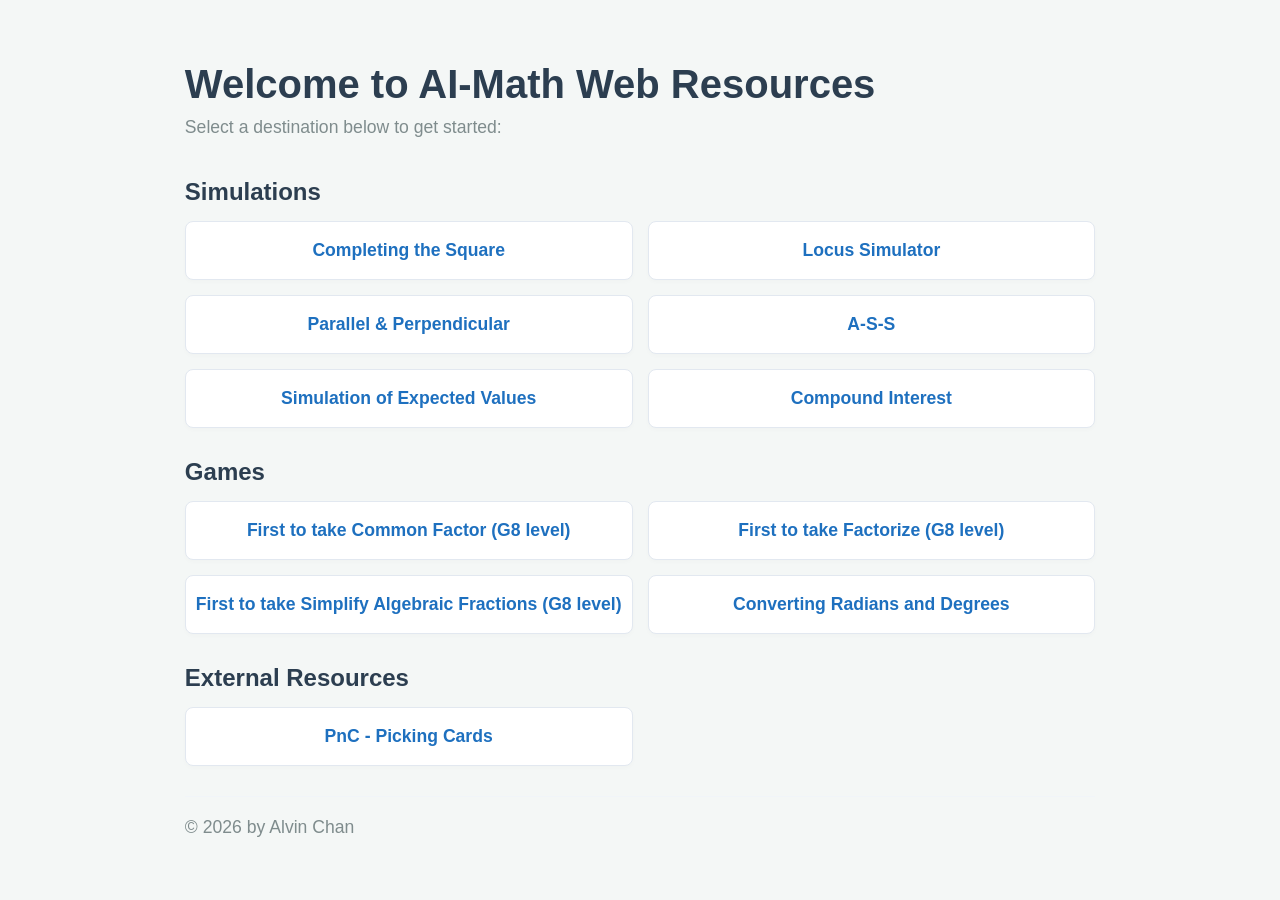
<file: index.html>
<!DOCTYPE html>
<html lang="en">
<head>
    <meta charset="UTF-8">
    <meta name="viewport" content="width=device-width, initial-scale=1.0">
    <title>AI Math - Web Portal</title>
    <link rel="stylesheet" href="style.css">
</head>
<body>
    <div class="card">
        <header>
            <h1>Welcome to AI-Math Web Resources</h1>
            <p>Select a destination below to get started:</p>
        </header>
            <h2>Simulations</h2>
        <main class="doorway-grid">
            <a href="Algebra/completing_the_square.html" class="door-link">Completing the Square</a>
            <a href="Geometry/dse_locus.html" class="door-link">Locus Simulator</a>
            <a href="Geometry/parallel_and_perpendicular.html" class="door-link">Parallel & Perpendicular</a>
            <a href="Geometry/s-s-a.html" class="door-link">A-S-S</a>
            <a href="Statistics/fair_dice.html" class="door-link">Simulation of Expected Values</a>
            <a href="Algebra/compound_interest.html" class="door-link">Compound Interest</a>
        </main>
            <h2>Games</h2>
        <main class="doorway-grid">
            <a href="first_to_take_common_factor.html" class="door-link">First to take Common Factor (G8 level)</a>
            <a href="first_to_factorize_identities.html" class="door-link">First to take Factorize (G8 level)</a>
            <a href="first_to_simplify_algebraic_fractions.html" class="door-link">First to take Simplify Algebraic Fractions (G8 level)</a>
            <a href="degree_to_radian_game.html" class="door-link">Converting Radians and Degrees</a>
        </main>
            <h2>External Resources</h2>
        <main class="doorway-grid">
            <a href="https://m.geogebra.hk/ai/permutations-combinations.html" class="door-link">PnC - Picking Cards</a>
        </main>
        <footer>
            <p>&copy; 2026 by Alvin Chan</p>
        </footer>
    </div>
</body>
</html>
</file>
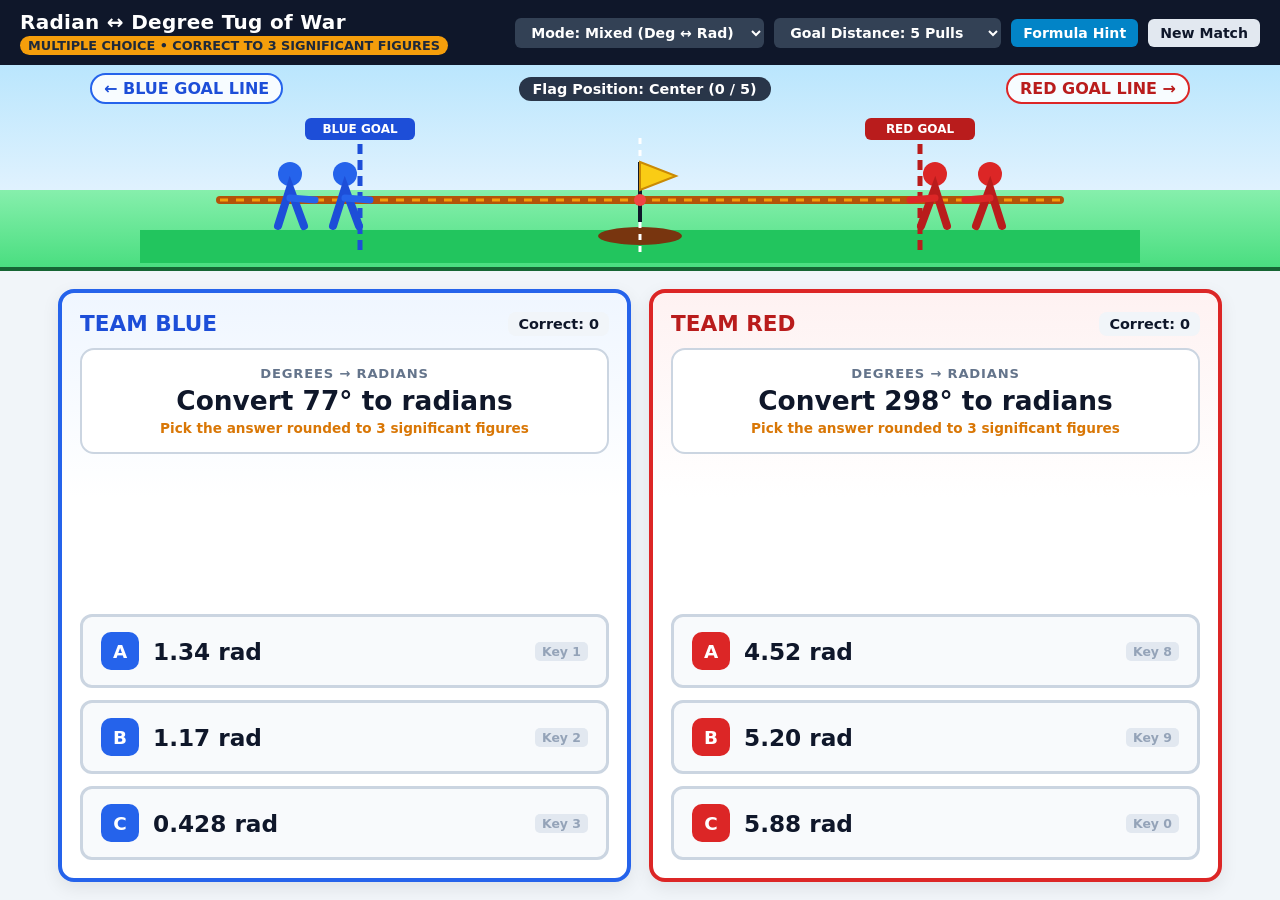
<file: degree_to_radian_game.html>
<!DOCTYPE html>
<html lang="en">
<head>
  <meta charset="UTF-8" />
  <meta name="viewport" content="width=device-width, initial-scale=1.0" />
  <title>Radian & Degree Tug of War (3 Sig. Figs. MC)</title>
  <style>
    :root {
      --blue: #2563eb;
      --blue-dark: #1d4ed8;
      --blue-light: #eff6ff;
      --red: #dc2626;
      --red-dark: #b91c1c;
      --red-light: #fef2f2;
      --slate: #0f172a;
      --green: #16a34a;
      --green-dark: #15803d;
    }

    * {
      box-sizing: border-box;
      margin: 0;
      padding: 0;
      user-select: none;
      font-family: 'Segoe UI', system-ui, -apple-system, sans-serif;
    }

    body {
      background: #f1f5f9;
      color: var(--slate);
      min-height: 100vh;
      display: flex;
      flex-direction: column;
      overflow-x: hidden;
    }

    /* Top Control Bar */
    header {
      background: var(--slate);
      color: #fff;
      padding: 10px 20px;
      display: flex;
      flex-wrap: wrap;
      align-items: center;
      justify-content: space-between;
      gap: 12px;
      box-shadow: 0 2px 8px rgba(0,0,0,0.15);
    }

    .title-group h1 {
      font-size: 1.25rem;
      font-weight: 800;
      letter-spacing: 0.3px;
    }

    .title-group .rule-badge {
      display: inline-block;
      background: #f59e0b;
      color: #1e293b;
      font-weight: 800;
      font-size: 0.8rem;
      padding: 2px 8px;
      border-radius: 999px;
      margin-top: 2px;
    }

    .controls {
      display: flex;
      flex-wrap: wrap;
      align-items: center;
      gap: 10px;
    }

    .controls select, .controls button {
      padding: 6px 12px;
      border-radius: 6px;
      border: none;
      font-size: 0.88rem;
      font-weight: 600;
      cursor: pointer;
    }

    .controls select {
      background: #334155;
      color: #fff;
    }

    .btn-hint {
      background: #0284c7;
      color: #fff;
    }

    .btn-hint:hover { background: #0369a1; }

    .btn-reset {
      background: #e2e8f0;
      color: var(--slate);
    }

    .btn-reset:hover { background: #cbd5e1; }

    .formula-bar {
      background: #fef3c7;
      border-bottom: 2px solid #f59e0b;
      color: #78350f;
      text-align: center;
      padding: 6px 12px;
      font-weight: 700;
      font-size: 0.95rem;
      display: none;
    }

    .formula-bar.visible {
      display: block;
    }

    /* Tug of War Arena */
    .arena-wrapper {
      background: linear-gradient(180deg, #bae6fd 0%, #e0f2fe 62%, #86efac 62%, #4ade80 100%);
      border-bottom: 4px solid #166534;
      padding: 8px 12px 4px;
      position: relative;
    }

    .arena-status {
      display: flex;
      justify-content: space-between;
      align-items: center;
      max-width: 1100px;
      margin: 0 auto 4px;
      font-weight: 800;
      font-size: 1rem;
    }

    .team-tag-blue {
      color: var(--blue-dark);
      background: rgba(255,255,255,0.88);
      padding: 4px 12px;
      border-radius: 999px;
      border: 2px solid var(--blue);
    }

    .team-tag-red {
      color: var(--red-dark);
      background: rgba(255,255,255,0.88);
      padding: 4px 12px;
      border-radius: 999px;
      border: 2px solid var(--red);
    }

    .step-indicator {
      background: rgba(15, 23, 42, 0.85);
      color: #fff;
      padding: 4px 14px;
      border-radius: 999px;
      font-size: 0.9rem;
    }

    svg#tug-arena {
      width: 100%;
      max-width: 1100px;
      height: 155px;
      display: block;
      margin: 0 auto;
      overflow: visible;
    }

    #rope-assembly {
      transition: transform 0.45s cubic-bezier(0.22, 1, 0.36, 1);
    }

    /* Split Screen Play Area */
    .play-area {
      flex: 1;
      display: grid;
      grid-template-columns: 1fr 1fr;
      gap: 18px;
      padding: 18px;
      max-width: 1200px;
      width: 100%;
      margin: 0 auto;
    }

    .team-panel {
      background: #fff;
      border-radius: 16px;
      padding: 18px;
      display: flex;
      flex-direction: column;
      justify-content: space-between;
      box-shadow: 0 6px 18px rgba(0,0,0,0.08);
      border: 4px solid transparent;
      transition: transform 0.15s ease, box-shadow 0.15s ease;
    }

    .team-panel.blue {
      border-color: var(--blue);
      background: linear-gradient(180deg, var(--blue-light) 0%, #ffffff 35%);
    }

    .team-panel.red {
      border-color: var(--red);
      background: linear-gradient(180deg, var(--red-light) 0%, #ffffff 35%);
    }

    .panel-header {
      display: flex;
      justify-content: space-between;
      align-items: center;
      margin-bottom: 12px;
    }

    .panel-header h2 {
      font-size: 1.35rem;
      font-weight: 800;
    }

    .blue .panel-header h2 { color: var(--blue-dark); }
    .red .panel-header h2 { color: var(--red-dark); }

    .score-pill {
      font-weight: 700;
      font-size: 0.9rem;
      padding: 4px 10px;
      border-radius: 8px;
      background: #f1f5f9;
    }

    .question-box {
      background: #fff;
      border: 2px solid #cbd5e1;
      border-radius: 14px;
      padding: 16px 14px;
      text-align: center;
      margin-bottom: 14px;
      min-height: 104px;
      display: flex;
      flex-direction: column;
      justify-content: center;
    }

    .question-type {
      font-size: 0.82rem;
      text-transform: uppercase;
      letter-spacing: 0.8px;
      font-weight: 700;
      color: #64748b;
      margin-bottom: 4px;
    }

    .question-text {
      font-size: 1.65rem;
      font-weight: 800;
      color: var(--slate);
    }

    .question-sub {
      font-size: 0.85rem;
      color: #d97706;
      font-weight: 700;
      margin-top: 4px;
    }

    .feedback-banner {
      height: 30px;
      line-height: 30px;
      text-align: center;
      font-weight: 800;
      font-size: 0.95rem;
      border-radius: 8px;
      margin-bottom: 12px;
      visibility: hidden;
    }

    .feedback-banner.correct {
      visibility: visible;
      background: #dcfce7;
      color: #166534;
    }

    .feedback-banner.wrong {
      visibility: visible;
      background: #fee2e2;
      color: #991b1b;
    }

    /* 3-Option Multiple Choice Cards */
    .mc-options {
      display: flex;
      flex-direction: column;
      gap: 12px;
    }

    .mc-btn {
      display: flex;
      align-items: center;
      gap: 14px;
      width: 100%;
      padding: 15px 18px;
      background: #f8fafc;
      border: 3px solid #cbd5e1;
      border-radius: 12px;
      cursor: pointer;
      text-align: left;
      transition: transform 0.08s ease, background 0.12s ease, border-color 0.12s ease;
    }

    .blue .mc-btn:hover:not(:disabled) {
      background: #eff6ff;
      border-color: var(--blue);
      transform: translateY(-1px);
    }

    .red .mc-btn:hover:not(:disabled) {
      background: #fef2f2;
      border-color: var(--red);
      transform: translateY(-1px);
    }

    .mc-btn:active:not(:disabled) {
      transform: scale(0.98);
    }

    .mc-letter {
      width: 38px;
      height: 38px;
      border-radius: 10px;
      display: flex;
      align-items: center;
      justify-content: center;
      font-weight: 900;
      font-size: 1.15rem;
      flex-shrink: 0;
      color: #fff;
    }

    .blue .mc-letter { background: var(--blue); }
    .red .mc-letter { background: var(--red); }

    .mc-value {
      font-size: 1.45rem;
      font-weight: 800;
      color: var(--slate);
      flex: 1;
    }

    .mc-key-hint {
      font-size: 0.78rem;
      font-weight: 700;
      color: #94a3b8;
      background: #e2e8f0;
      padding: 2px 7px;
      border-radius: 5px;
    }

    /* Feedback states on MC buttons */
    .mc-btn.is-correct {
      background: #dcfce7 !important;
      border-color: var(--green) !important;
    }

    .mc-btn.is-correct .mc-letter {
      background: var(--green) !important;
    }

    .mc-btn.is-wrong {
      background: #fee2e2 !important;
      border-color: #ef4444 !important;
    }

    .mc-btn.is-wrong .mc-letter {
      background: #ef4444 !important;
    }

    .mc-btn:disabled {
      cursor: not-allowed;
      opacity: 0.85;
    }

    @keyframes shake {
      0%, 100% { transform: translateX(0); }
      20% { transform: translateX(-8px); }
      40% { transform: translateX(8px); }
      60% { transform: translateX(-6px); }
      80% { transform: translateX(6px); }
    }

    .shake {
      animation: shake 0.35s ease;
    }

    /* Victory Modal */
    .modal-overlay {
      position: fixed;
      inset: 0;
      background: rgba(15, 23, 42, 0.78);
      display: none;
      align-items: center;
      justify-content: center;
      z-index: 100;
      padding: 20px;
    }

    .modal-overlay.show {
      display: flex;
    }

    .modal-card {
      background: #fff;
      border-radius: 20px;
      padding: 32px 28px;
      max-width: 460px;
      width: 100%;
      text-align: center;
      box-shadow: 0 20px 40px rgba(0,0,0,0.3);
    }

    .modal-trophy {
      font-size: 4rem;
      margin-bottom: 8px;
    }

    .modal-title {
      font-size: 2rem;
      font-weight: 900;
      margin-bottom: 8px;
    }

    .modal-stats {
      background: #f1f5f9;
      border-radius: 12px;
      padding: 14px;
      margin: 16px 0 22px;
      font-size: 1rem;
      line-height: 1.6;
    }

    .modal-btn {
      background: var(--green);
      color: #fff;
      border: none;
      padding: 14px 28px;
      font-size: 1.15rem;
      font-weight: 800;
      border-radius: 12px;
      cursor: pointer;
    }

    .modal-btn:hover {
      background: var(--green-dark);
    }

    @media (max-width: 768px) {
      .play-area {
        grid-template-columns: 1fr;
      }
      svg#tug-arena {
        height: 120px;
      }
      .mc-key-hint {
        display: none;
      }
    }
  </style>
</head>
<body>

  <header>
    <div class="title-group">
      <h1>Radian &harr; Degree Tug of War</h1>
      <span class="rule-badge">MULTIPLE CHOICE &bull; CORRECT TO 3 SIGNIFICANT FIGURES</span>
    </div>
    <div class="controls">
      <select id="mode-select" title="Conversion Direction">
        <option value="mixed">Mode: Mixed (Deg &harr; Rad)</option>
        <option value="deg2rad">Mode: Degrees &rarr; Radians</option>
        <option value="rad2deg">Mode: Radians &rarr; Degrees</option>
      </select>
      <select id="steps-select" title="Pulls needed to reach Goal Line">
        <option value="5" selected>Goal Distance: 5 Pulls</option>
        <option value="7">Goal Distance: 7 Pulls</option>
        <option value="10">Goal Distance: 10 Pulls</option>
      </select>
      <button class="btn-hint" id="toggle-hint">Formula Hint</button>
      <button class="btn-reset" id="reset-btn">New Match</button>
    </div>
  </header>

  <div class="formula-bar" id="formula-bar">
    Radians = Degrees &times; (&pi; / 180) &nbsp;&nbsp;|&nbsp;&nbsp; Degrees = Radians &times; (180 / &pi;) &nbsp;&nbsp;|&nbsp;&nbsp; Round to 3 s.f.
  </div>

  <!-- Tug of War Visual Arena -->
  <section class="arena-wrapper">
    <div class="arena-status">
      <span class="team-tag-blue">&larr; BLUE GOAL LINE</span>
      <span class="step-indicator" id="position-text">Flag Position: Center (0 / 5)</span>
      <span class="team-tag-red">RED GOAL LINE &rarr;</span>
    </div>

    <svg id="tug-arena" viewBox="0 0 1000 155">
      <!-- Ground & Center Pit -->
      <rect x="0" y="122" width="1000" height="33" fill="#22c55e" />
      <ellipse cx="500" cy="128" rx="42" ry="9" fill="#78350f" />

      <!-- Blue Goal Line at x=220 -->
      <line x1="220" y1="20" x2="220" y2="145" stroke="#1d4ed8" stroke-width="5" stroke-dasharray="10,6" />
      <rect x="165" y="10" width="110" height="22" rx="6" fill="#1d4ed8" />
      <text x="220" y="25" fill="#fff" font-size="12" font-weight="bold" text-anchor="middle">BLUE GOAL</text>

      <!-- Center Line at x=500 -->
      <line x1="500" y1="30" x2="500" y2="145" stroke="#ffffff" stroke-width="3" stroke-dasharray="6,6" />

      <!-- Red Goal Line at x=780 -->
      <line x1="780" y1="20" x2="780" y2="145" stroke="#b91c1c" stroke-width="5" stroke-dasharray="10,6" />
      <rect x="725" y="10" width="110" height="22" rx="6" fill="#b91c1c" />
      <text x="780" y="25" fill="#fff" font-size="12" font-weight="bold" text-anchor="middle">RED GOAL</text>

      <!-- Moving Rope, Flag, and Pullers -->
      <g id="rope-assembly">
        <line x1="80" y1="92" x2="920" y2="92" stroke="#b45309" stroke-width="8" stroke-linecap="round" />
        <line x1="80" y1="92" x2="920" y2="92" stroke="#f59e0b" stroke-width="3" stroke-dasharray="8,8" />

        <!-- Team Blue Pullers (Left) -->
        <g transform="translate(130, 52)">
          <circle cx="20" cy="14" r="12" fill="#2563eb" />
          <path d="M8,66 L20,28 L34,66" stroke="#1d4ed8" stroke-width="8" fill="none" stroke-linecap="round"/>
          <line x1="20" y1="38" x2="45" y2="40" stroke="#2563eb" stroke-width="7" stroke-linecap="round"/>
        </g>
        <g transform="translate(185, 52)">
          <circle cx="20" cy="14" r="12" fill="#2563eb" />
          <path d="M8,66 L20,28 L34,66" stroke="#1d4ed8" stroke-width="8" fill="none" stroke-linecap="round"/>
          <line x1="20" y1="38" x2="45" y2="40" stroke="#2563eb" stroke-width="7" stroke-linecap="round"/>
        </g>

        <!-- Team Red Pullers (Right) -->
        <g transform="translate(775, 52)">
          <circle cx="20" cy="14" r="12" fill="#dc2626" />
          <path d="M6,66 L20,28 L32,66" stroke="#b91c1c" stroke-width="8" fill="none" stroke-linecap="round"/>
          <line x1="20" y1="38" x2="-5" y2="40" stroke="#dc2626" stroke-width="7" stroke-linecap="round"/>
        </g>
        <g transform="translate(830, 52)">
          <circle cx="20" cy="14" r="12" fill="#dc2626" />
          <path d="M6,66 L20,28 L32,66" stroke="#b91c1c" stroke-width="8" fill="none" stroke-linecap="round"/>
          <line x1="20" y1="38" x2="-5" y2="40" stroke="#dc2626" stroke-width="7" stroke-linecap="round"/>
        </g>

        <!-- Center Flag Marker -->
        <g id="center-flag" transform="translate(500, 92)">
          <line x1="0" y1="-38" x2="0" y2="22" stroke="#0f172a" stroke-width="4" />
          <polygon points="0,-38 36,-24 0,-10" fill="#facc15" stroke="#ca8a04" stroke-width="2" />
          <circle cx="0" cy="0" r="6" fill="#ef4444" />
        </g>
      </g>
    </svg>
  </section>

  <!-- Two Separate Team Multiple Choice Panels -->
  <main class="play-area">
    <!-- TEAM BLUE PANEL -->
    <div class="team-panel blue" id="panel-blue">
      <div>
        <div class="panel-header">
          <h2>TEAM BLUE</h2>
          <span class="score-pill" id="score-blue">Correct: 0</span>
        </div>

        <div class="question-box">
          <div class="question-type" id="qtype-blue">Degrees to Radians</div>
          <div class="question-text" id="qtext-blue">Loading...</div>
          <div class="question-sub">Pick the answer rounded to 3 significant figures</div>
        </div>

        <div class="feedback-banner" id="fb-blue"></div>
      </div>

      <div class="mc-options" id="options-blue">
        <button class="mc-btn" data-team="blue" data-index="0">
          <span class="mc-letter">A</span>
          <span class="mc-value" id="blue-opt-0">--</span>
          <span class="mc-key-hint">Key 1</span>
        </button>
        <button class="mc-btn" data-team="blue" data-index="1">
          <span class="mc-letter">B</span>
          <span class="mc-value" id="blue-opt-1">--</span>
          <span class="mc-key-hint">Key 2</span>
        </button>
        <button class="mc-btn" data-team="blue" data-index="2">
          <span class="mc-letter">C</span>
          <span class="mc-value" id="blue-opt-2">--</span>
          <span class="mc-key-hint">Key 3</span>
        </button>
      </div>
    </div>

    <!-- TEAM RED PANEL -->
    <div class="team-panel red" id="panel-red">
      <div>
        <div class="panel-header">
          <h2>TEAM RED</h2>
          <span class="score-pill" id="score-red">Correct: 0</span>
        </div>

        <div class="question-box">
          <div class="question-type" id="qtype-red">Radians to Degrees</div>
          <div class="question-text" id="qtext-red">Loading...</div>
          <div class="question-sub">Pick the answer rounded to 3 significant figures</div>
        </div>

        <div class="feedback-banner" id="fb-red"></div>
      </div>

      <div class="mc-options" id="options-red">
        <button class="mc-btn" data-team="red" data-index="0">
          <span class="mc-letter">A</span>
          <span class="mc-value" id="red-opt-0">--</span>
          <span class="mc-key-hint">Key 8</span>
        </button>
        <button class="mc-btn" data-team="red" data-index="1">
          <span class="mc-letter">B</span>
          <span class="mc-value" id="red-opt-1">--</span>
          <span class="mc-key-hint">Key 9</span>
        </button>
        <button class="mc-btn" data-team="red" data-index="2">
          <span class="mc-letter">C</span>
          <span class="mc-value" id="red-opt-2">--</span>
          <span class="mc-key-hint">Key 0</span>
        </button>
      </div>
    </div>
  </main>

  <!-- Victory Modal -->
  <div class="modal-overlay" id="victory-modal">
    <div class="modal-card">
      <div class="modal-trophy">&#127942;</div>
      <div class="modal-title" id="winner-title">TEAM BLUE WINS!</div>
      <p id="winner-subtitle">The flag crossed the goal line!</p>
      <div class="modal-stats" id="winner-stats"></div>
      <button class="modal-btn" id="play-again-btn">Play Again</button>
    </div>
  </div>

  <script>
    // --- Sound Effects (Built-in Web Audio API) ---
    const audioCtx = new (window.AudioContext || window.webkitAudioContext)();
    function playTone(freq, type, duration, delay = 0) {
      if (audioCtx.state === 'suspended') audioCtx.resume();
      const osc = audioCtx.createOscillator();
      const gain = audioCtx.createGain();
      osc.type = type;
      osc.frequency.setValueAtTime(freq, audioCtx.currentTime + delay);
      gain.gain.setValueAtTime(0.15, audioCtx.currentTime + delay);
      gain.gain.exponentialRampToValueAtTime(0.001, audioCtx.currentTime + delay + duration);
      osc.connect(gain);
      gain.connect(audioCtx.destination);
      osc.start(audioCtx.currentTime + delay);
      osc.stop(audioCtx.currentTime + delay + duration);
    }

    function playCorrectSound() {
      playTone(523.25, 'triangle', 0.14, 0);
      playTone(659.25, 'triangle', 0.18, 0.09);
    }

    function playWrongSound() {
      playTone(190, 'sawtooth', 0.25, 0);
    }

    function playWinSound() {
      [523.25, 659.25, 783.99, 1046.5].forEach((f, i) => {
        playTone(f, 'triangle', 0.25, i * 0.12);
      });
    }

    // --- Significant Figures Helpers ---
    function roundToSF(num, sf) {
      if (num === 0) return "0";
      const d = Math.ceil(Math.log10(Math.abs(num)));
      const power = sf - d;
      const magnitude = Math.pow(10, power);
      const rounded = Math.round(num * magnitude) / magnitude;
      return power > 0 ? rounded.toFixed(power) : String(Math.round(rounded));
    }

    function roundTo3SF(num) {
      return roundToSF(num, 3);
    }

    function isAmbiguousBoundary(num) {
      const d = Math.ceil(Math.log10(Math.abs(num)));
      const shifted = num * Math.pow(10, 3 - d);
      const frac = Math.abs(shifted - Math.floor(shifted) - 0.5);
      return frac < 0.02;
    }

    function shuffleArray(arr) {
      for (let i = arr.length - 1; i > 0; i--) {
        const j = Math.floor(Math.random() * (i + 1));
        [arr[i], arr[j]] = [arr[j], arr[i]];
      }
      return arr;
    }

    // Build 3 unique MC options with realistic math distractors
    function buildOptions(exactValue, distractorNumbers, unitSuffix) {
      const correctStr = roundTo3SF(exactValue);
      const seen = new Set([correctStr]);
      const finalValues = [correctStr];

      // Shuffle realistic formula/rounding distractors
      shuffleArray(distractorNumbers);
      for (const val of distractorNumbers) {
        if (val > 0 && isFinite(val)) {
          const formatted = roundTo3SF(val);
          if (!seen.has(formatted)) {
            seen.add(formatted);
            finalValues.push(formatted);
          }
        }
        if (finalValues.length === 3) break;
      }

      // Fallback multipliers if any distractors collided
      const fallbacks = [1.14, 0.86, 1.26, 0.74, 1.35];
      for (const mult of fallbacks) {
        if (finalValues.length === 3) break;
        const formatted = roundTo3SF(exactValue * mult);
        if (!seen.has(formatted)) {
          seen.add(formatted);
          finalValues.push(formatted);
        }
      }

      const choices = finalValues.map(valStr => ({
        label: `${valStr}${unitSuffix}`,
        isCorrect: valStr === correctStr
      }));

      return shuffleArray(choices);
    }

    // --- Independent Question Generator ---
    function generateQuestion(mode) {
      let direction = mode;
      if (mode === 'mixed') {
        direction = Math.random() < 0.5 ? 'deg2rad' : 'rad2deg';
      }

      if (direction === 'deg2rad') {
        let deg, exactRad;
        do {
          deg = Math.floor(Math.random() * 344) + 12;
          if (deg % 90 === 0) deg += 7;
          exactRad = deg * (Math.PI / 180);
        } while (isAmbiguousBoundary(exactRad));

        // Plausible student mistakes for Deg -> Rad:
        // 1. Dividing by 180 but forgetting pi
        // 2. Using 360 instead of 180
        // 3. Using supplementary angle (180 - deg) or +/-12% error
        const distractors = [
          deg / 180,
          deg * (Math.PI / 360),
          exactRad * 1.13,
          exactRad * 0.87
        ];

        return {
          typeLabel: 'Degrees \u2192 Radians',
          prompt: `Convert ${deg}\u00B0 to radians`,
          choices: buildOptions(exactRad, distractors, ' rad')
        };
      } else {
        const usePiFraction = Math.random() < 0.45;
        let promptStr, exactDeg, rawRadValue;

        if (usePiFraction) {
          const denoms = [7, 8, 9, 11, 12, 13, 14, 15, 16];
          let num, den;
          do {
            den = denoms[Math.floor(Math.random() * denoms.length)];
            num = Math.floor(Math.random() * (den * 2 - 1)) + 1;
            if (num % den === 0) num += 1;
            rawRadValue = (num / den) * Math.PI;
            exactDeg = (num / den) * 180;
          } while (isAmbiguousBoundary(exactDeg));

          promptStr = num === 1
            ? `Convert \u03C0/${den} rad to degrees`
            : `Convert ${num}\u03C0/${den} rad to degrees`;
        } else {
          do {
            rawRadValue = Math.round((Math.random() * 5.9 + 0.25) * 100) / 100;
            exactDeg = rawRadValue * (180 / Math.PI);
          } while (isAmbiguousBoundary(exactDeg));

          promptStr = `Convert ${rawRadValue} rad to degrees`;
        }

        // Plausible student mistakes for Rad -> Deg:
        // 1. Multiplying by 360/pi instead of 180/pi
        // 2. Multiplying by 90/pi instead of 180/pi
        // 3. Multiplying by 180 without dividing by pi
        const distractors = [
          rawRadValue * (360 / Math.PI),
          rawRadValue * (90 / Math.PI),
          rawRadValue * 180,
          exactDeg * 1.14
        ];

        return {
          typeLabel: 'Radians \u2192 Degrees',
          prompt: promptStr,
          choices: buildOptions(exactDeg, distractors, '\u00B0')
        };
      }
    }

    // --- Game State ---
    const state = {
      flagPos: 0, // Negative = Blue side, Positive = Red side
      stepsToWin: 5,
      mode: 'mixed',
      gameOver: false,
      teams: {
        blue: { correct: 0, attempts: 0, locked: false, question: null },
        red: { correct: 0, attempts: 0, locked: false, question: null }
      }
    };

    const MAX_SVG_SHIFT = 280;

    function updateArenaVisuals() {
      const shiftPerStep = MAX_SVG_SHIFT / state.stepsToWin;
      const translateX = state.flagPos * shiftPerStep;
      document.getElementById('rope-assembly').setAttribute('transform', `translate(${translateX}, 0)`);

      const posText = document.getElementById('position-text');
      if (state.flagPos === 0) {
        posText.textContent = `Flag Position: Center (0 / ${state.stepsToWin})`;
      } else if (state.flagPos < 0) {
        posText.textContent = `Blue Leads by ${Math.abs(state.flagPos)} / ${state.stepsToWin}`;
      } else {
        posText.textContent = `Red Leads by ${state.flagPos} / ${state.stepsToWin}`;
      }
    }

    function loadNewQuestion(team) {
      const q = generateQuestion(state.mode);
      state.teams[team].question = q;
      state.teams[team].locked = false;

      document.getElementById(`qtype-${team}`).textContent = q.typeLabel;
      document.getElementById(`qtext-${team}`).textContent = q.prompt;

      const buttons = document.querySelectorAll(`#options-${team} .mc-btn`);
      buttons.forEach((btn, idx) => {
        btn.disabled = false;
        btn.classList.remove('is-correct', 'is-wrong');
        document.getElementById(`${team}-opt-${idx}`).textContent = q.choices[idx].label;
      });

      const fb = document.getElementById(`fb-${team}`);
      fb.className = 'feedback-banner';
      fb.textContent = '';
    }

    function handleChoice(team, choiceIndex) {
      const tState = state.teams[team];
      if (state.gameOver || tState.locked) return;

      tState.locked = true;
      tState.attempts++;

      const buttons = document.querySelectorAll(`#options-${team} .mc-btn`);
      buttons.forEach(btn => (btn.disabled = true));

      const chosen = tState.question.choices[choiceIndex];
      const fb = document.getElementById(`fb-${team}`);
      const panel = document.getElementById(`panel-${team}`);

      if (chosen.isCorrect) {
        // CORRECT ANSWER
        playCorrectSound();
        buttons[choiceIndex].classList.add('is-correct');

        tState.correct++;
        document.getElementById(`score-${team}`).textContent = `Correct: ${tState.correct}`;

        fb.textContent = 'CORRECT! Pulling the rope!';
        fb.className = 'feedback-banner correct';

        state.flagPos += (team === 'blue' ? -1 : 1);
        updateArenaVisuals();

        if (Math.abs(state.flagPos) >= state.stepsToWin) {
          endGame(team);
          return;
        }

        setTimeout(() => {
          if (!state.gameOver) loadNewQuestion(team);
        }, 550);

      } else {
        // WRONG ANSWER -> Flag stays put + brief cooldown penalty
        playWrongSound();
        buttons[choiceIndex].classList.add('is-wrong');

        // Highlight the true answer so students learn from it
        tState.question.choices.forEach((c, idx) => {
          if (c.isCorrect) buttons[idx].classList.add('is-correct');
        });

        panel.classList.remove('shake');
        void panel.offsetWidth;
        panel.classList.add('shake');

        fb.textContent = 'Wrong! No pull — wait 1.4s...';
        fb.className = 'feedback-banner wrong';

        setTimeout(() => {
          if (!state.gameOver) loadNewQuestion(team);
        }, 1400);
      }
    }

    function endGame(winnerTeam) {
      state.gameOver = true;
      playWinSound();

      const modal = document.getElementById('victory-modal');
      const title = document.getElementById('winner-title');
      const stats = document.getElementById('winner-stats');

      if (winnerTeam === 'blue') {
        title.textContent = 'TEAM BLUE WINS!';
        title.style.color = '#1d4ed8';
      } else {
        title.textContent = 'TEAM RED WINS!';
        title.style.color = '#b91c1c';
      }

      const b = state.teams.blue;
      const r = state.teams.red;
      stats.innerHTML = `
        <strong>Team Blue:</strong> ${b.correct} / ${b.attempts} correct<br>
        <strong>Team Red:</strong> ${r.correct} / ${r.attempts} correct
      `;

      setTimeout(() => {
        modal.classList.add('show');
      }, 450);
    }

    function resetGame() {
      state.flagPos = 0;
      state.stepsToWin = parseInt(document.getElementById('steps-select').value, 10);
      state.mode = document.getElementById('mode-select').value;
      state.gameOver = false;

      state.teams.blue = { correct: 0, attempts: 0, locked: false, question: null };
      state.teams.red = { correct: 0, attempts: 0, locked: false, question: null };

      document.getElementById('score-blue').textContent = 'Correct: 0';
      document.getElementById('score-red').textContent = 'Correct: 0';
      document.getElementById('victory-modal').classList.remove('show');

      updateArenaVisuals();
      loadNewQuestion('blue');
      loadNewQuestion('red');
    }

    // --- Event Listeners ---
    document.querySelectorAll('.mc-btn').forEach(btn => {
      btn.addEventListener('click', () => {
        const team = btn.getAttribute('data-team');
        const idx = parseInt(btn.getAttribute('data-index'), 10);
        handleChoice(team, idx);
      });
    });

    // Keyboard shortcuts (1/2/3 for Blue, 8/9/0 for Red)
    document.addEventListener('keydown', (e) => {
      if (state.gameOver) return;
      if (e.key === '1') handleChoice('blue', 0);
      else if (e.key === '2') handleChoice('blue', 1);
      else if (e.key === '3') handleChoice('blue', 2);
      else if (e.key === '8') handleChoice('red', 0);
      else if (e.key === '9') handleChoice('red', 1);
      else if (e.key === '0') handleChoice('red', 2);
    });

    document.getElementById('toggle-hint').addEventListener('click', () => {
      document.getElementById('formula-bar').classList.toggle('visible');
    });

    document.getElementById('reset-btn').addEventListener('click', resetGame);
    document.getElementById('play-again-btn').addEventListener('click', resetGame);
    document.getElementById('mode-select').addEventListener('change', resetGame);
    document.getElementById('steps-select').addEventListener('change', resetGame);

    // Start initial match
    resetGame();
  </script>
</body>
</html>
</file>
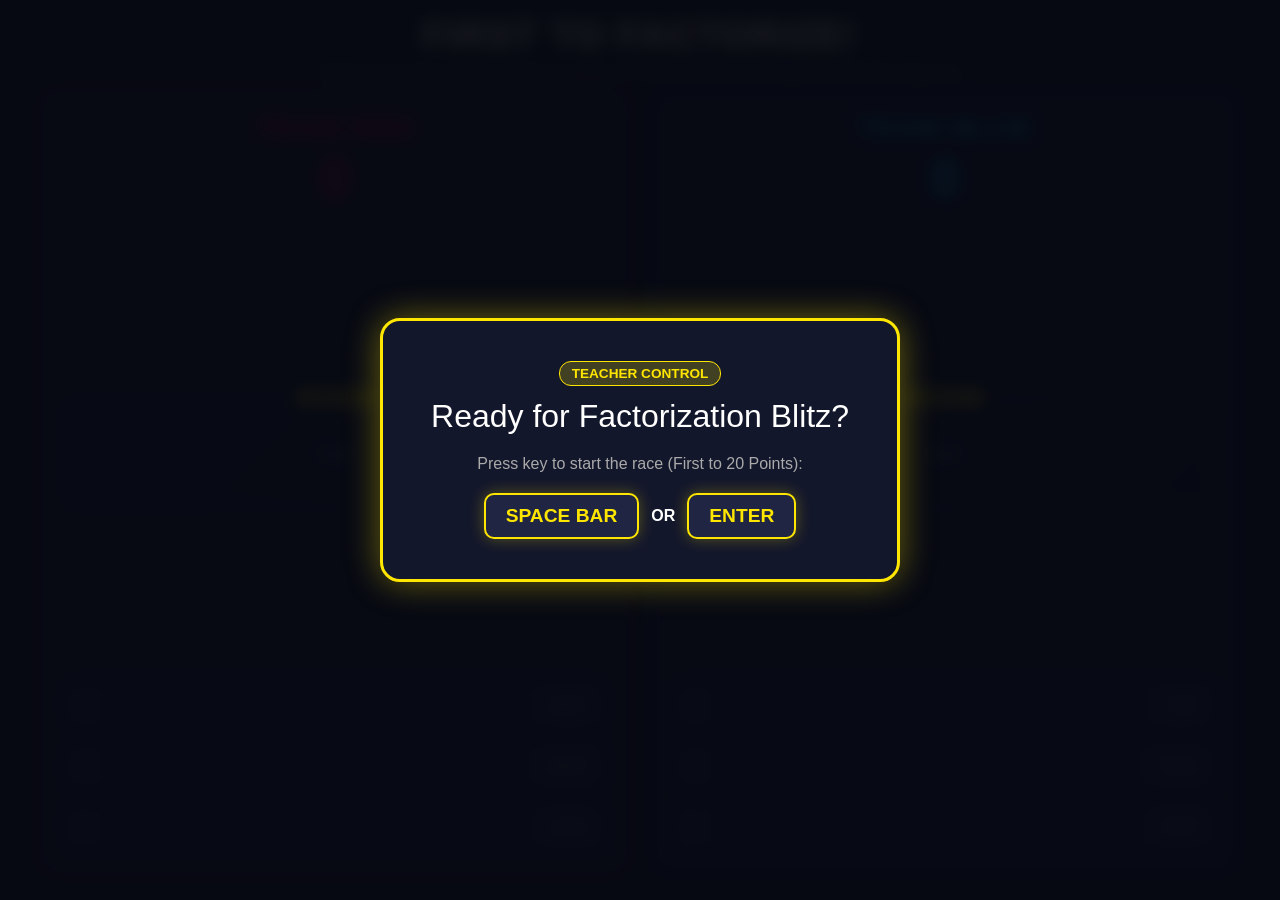
<file: first_to_factorize_identities.html>
<!DOCTYPE html>
<html lang="en">
<head>
    <meta charset="UTF-8">
    <meta name="viewport" content="width=device-width, initial-scale=1.0">
    <title>First to Factorize!</title>
    <style>
        :root {
            --team1-color: #ff0055;
            --team1-glow: rgba(255, 0, 85, 0.6);
            --team2-color: #00d2ff;
            --team2-glow: rgba(0, 210, 255, 0.6);
            --bg-dark: #070914;
            --card-bg: #13172b;
            --accent-yellow: #ffe600;
            --correct-green: #00ff66;
            --wrong-red: #ff3333;
        }

        * {
            box-sizing: border-box;
            margin: 0;
            padding: 0;
            font-family: 'Segoe UI', Tahoma, Geneva, Verdana, sans-serif;
            user-select: none;
        }

        body {
            background-color: var(--bg-dark);
            color: #ffffff;
            min-height: 100vh;
            display: flex;
            flex-direction: column;
            align-items: center;
            justify-content: space-between;
            padding: 15px;
            overflow-x: hidden;
        }

        /* HEADER */
        header {
            text-align: center;
            margin-bottom: 10px;
        }

        h1 {
            font-size: 2.3rem;
            text-transform: uppercase;
            letter-spacing: 2px;
            color: #fff;
            text-shadow: 0 0 10px rgba(255, 255, 255, 0.5),
                         0 0 20px var(--accent-yellow);
        }

        .subtitle {
            font-size: 0.95rem;
            color: #aaa;
            margin-top: 5px;
        }

        /* SPLIT ARENA CONTAINER */
        .split-arena {
            display: flex;
            width: 100%;
            max-width: 1200px;
            gap: 20px;
            flex: 1;
            margin-bottom: 10px;
        }

        /* TEAM COLUMN */
        .team-column {
            flex: 1;
            background: var(--card-bg);
            border-radius: 20px;
            padding: 20px;
            display: flex;
            flex-direction: column;
            align-items: center;
            justify-content: space-between;
            border: 3px solid transparent;
            box-shadow: 0 10px 30px rgba(0,0,0,0.5);
            position: relative;
            overflow: hidden;
        }

        .team-column.team1-col { border-color: rgba(255, 0, 85, 0.4); }
        .team-column.team2-col { border-color: rgba(0, 210, 255, 0.4); }

        /* TEAM HEADER & SCORE */
        .team-header {
            width: 100%;
            text-align: center;
        }

        .team-title {
            font-size: 1.8rem;
            font-weight: 900;
            text-transform: uppercase;
            letter-spacing: 1px;
            margin-bottom: 5px;
        }

        .team1-text { color: var(--team1-color); text-shadow: 0 0 10px var(--team1-glow); }
        .team2-text { color: var(--team2-color); text-shadow: 0 0 10px var(--team2-glow); }

        .score-display {
            font-size: 3.5rem;
            font-weight: 900;
            line-height: 1;
            margin-bottom: 8px;
        }

        .progress-outer {
            width: 100%;
            height: 12px;
            background: #090a10;
            border-radius: 6px;
            overflow: hidden;
            border: 1px solid #2e3558;
        }

        .progress-inner {
            height: 100%;
            width: 0%;
            transition: width 0.2s ease;
        }

        .team1-bg { background: var(--team1-color); box-shadow: 0 0 10px var(--team1-color); }
        .team2-bg { background: var(--team2-color); box-shadow: 0 0 10px var(--team2-color); }

        /* POLYNOMIAL CARD */
        .poly-card {
            width: 100%;
            background: linear-gradient(135deg, #1d223a, #0e101f);
            border-radius: 15px;
            padding: 20px 10px;
            text-align: center;
            border: 2px solid #333a5c;
            position: relative;
            margin: 15px 0;
            min-height: 110px;
            display: flex;
            align-items: center;
            justify-content: center;
        }

        .poly-badge {
            position: absolute;
            top: -12px;
            left: 50%;
            transform: translateX(-50%);
            background: var(--accent-yellow);
            color: #000;
            font-weight: 800;
            font-size: 0.75rem;
            padding: 2px 12px;
            border-radius: 10px;
            text-transform: uppercase;
            white-space: nowrap;
        }

        .poly-math {
            font-size: 1.8rem;
            font-weight: 700;
            color: #fff;
            word-wrap: break-word;
        }

        .poly-math sup, .option-btn sup {
            font-size: 1rem;
            color: var(--accent-yellow);
        }

        /* OPTIONS LIST */
        .options-container {
            width: 100%;
            display: flex;
            flex-direction: column;
            gap: 10px;
        }

        .option-btn {
            background: #1f2542;
            color: #fff;
            border: 2px solid #38426c;
            border-radius: 12px;
            padding: 12px 15px;
            font-size: 1.25rem;
            font-weight: 700;
            cursor: pointer;
            transition: all 0.15s ease;
            display: flex;
            justify-content: space-between;
            align-items: center;
            width: 100%;
        }

        .key-badge {
            font-size: 0.8rem;
            background: rgba(255,255,255,0.1);
            padding: 2px 8px;
            border-radius: 6px;
            color: #aaa;
        }

        .team1-col .option-btn:hover {
            background: var(--team1-color);
            border-color: #fff;
            box-shadow: 0 0 12px var(--team1-glow);
        }

        .team2-col .option-btn:hover {
            background: var(--team2-color);
            border-color: #fff;
            box-shadow: 0 0 12px var(--team2-glow);
        }

        .option-btn:active { transform: scale(0.98); }

        /* 2-SECOND TIME-OUT & RESULT OVERLAY */
        .cooldown-overlay {
            position: absolute;
            top: 0; left: 0; right: 0; bottom: 0;
            background: rgba(10, 12, 24, 0.94);
            backdrop-filter: blur(5px);
            display: flex;
            flex-direction: column;
            justify-content: center;
            align-items: center;
            z-index: 20;
            opacity: 0;
            pointer-events: none;
            transition: opacity 0.15s ease;
        }

        .cooldown-overlay.active {
            opacity: 1;
            pointer-events: auto;
        }

        /* SIMULTANEOUS RESULT BADGE INSIDE OVERLAY */
        .cooldown-result {
            font-size: 2.2rem;
            font-weight: 900;
            padding: 10px 30px;
            border-radius: 30px;
            text-transform: uppercase;
            margin-bottom: 15px;
            letter-spacing: 1px;
            animation: popIn 0.25s cubic-bezier(0.175, 0.885, 0.32, 1.275);
        }

        .cooldown-result.correct {
            background: var(--correct-green);
            color: #000;
            box-shadow: 0 0 25px var(--correct-green);
        }

        .cooldown-result.wrong {
            background: var(--wrong-red);
            color: #fff;
            box-shadow: 0 0 25px var(--wrong-red);
        }

        .cooldown-title {
            font-size: 1.3rem;
            font-weight: 900;
            color: var(--accent-yellow);
            text-transform: uppercase;
            letter-spacing: 1px;
            margin-bottom: 5px;
        }

        .cooldown-timer {
            font-size: 3.8rem;
            font-weight: 900;
            color: #fff;
            line-height: 1;
        }

        .cooldown-sub {
            font-size: 0.9rem;
            color: #aaa;
            margin-top: 5px;
        }

        /* OVERLAYS (START / WINNER) */
        .modal-overlay {
            position: fixed;
            top: 0; left: 0; right: 0; bottom: 0;
            background: rgba(7, 9, 19, 0.94);
            backdrop-filter: blur(8px);
            display: flex;
            justify-content: center;
            align-items: center;
            z-index: 100;
            opacity: 0;
            pointer-events: none;
            transition: opacity 0.3s ease;
        }

        .modal-overlay.active {
            opacity: 1;
            pointer-events: auto;
        }

        .modal-card {
            background: var(--card-bg);
            border-radius: 20px;
            padding: 40px;
            text-align: center;
            max-width: 520px;
            width: 90%;
            border: 3px solid var(--accent-yellow);
            box-shadow: 0 0 35px rgba(255, 230, 0, 0.4);
            animation: popIn 0.3s cubic-bezier(0.175, 0.885, 0.32, 1.275);
        }

        @keyframes popIn {
            from { transform: scale(0.7); opacity: 0; }
            to { transform: scale(1); opacity: 1; }
        }

        .modal-title {
            font-size: 2rem;
            margin-bottom: 20px;
            color: #fff;
        }

        .teacher-badge {
            display: inline-block;
            background: rgba(255, 230, 0, 0.2);
            color: var(--accent-yellow);
            font-size: 0.85rem;
            font-weight: 800;
            padding: 4px 12px;
            border-radius: 12px;
            margin-bottom: 12px;
            text-transform: uppercase;
            border: 1px solid var(--accent-yellow);
        }

        .key-instruction-box {
            display: flex;
            align-items: center;
            justify-content: center;
            gap: 12px;
            margin-top: 20px;
            flex-wrap: wrap;
        }

        .key-tag {
            background: #1f2542;
            color: var(--accent-yellow);
            font-size: 1.2rem;
            font-weight: 900;
            padding: 10px 20px;
            border-radius: 10px;
            border: 2px solid var(--accent-yellow);
            box-shadow: 0 0 15px rgba(255, 230, 0, 0.3);
            animation: pulse 1.5s infinite;
        }

        @keyframes pulse {
            0% { transform: scale(1); box-shadow: 0 0 10px rgba(255, 230, 0, 0.3); }
            50% { transform: scale(1.05); box-shadow: 0 0 20px rgba(255, 230, 0, 0.7); }
            100% { transform: scale(1); box-shadow: 0 0 10px rgba(255, 230, 0, 0.3); }
        }

        /* RESPONSIVE DESIGN */
        @media (max-width: 850px) {
            .split-arena { flex-direction: column; }
            h1 { font-size: 1.6rem; }
            .score-display { font-size: 2.5rem; }
            .poly-math { font-size: 1.4rem; }
        }
    </style>
</head>
<body>

    <header>
        <h1>First to Factorize!</h1>
        <p class="subtitle">Extract Numerical Common Factor & Apply Identities (Difference of Squares & Perfect Squares)</p>
    </header>

    <!-- SPLIT ARENA -->
    <div class="split-arena">

        <!-- TEAM RED COLUMN -->
        <div class="team-column team1-col" id="col1">
            <!-- COOLDOWN & RESULT OVERLAY -->
            <div class="cooldown-overlay" id="cdOverlay1">
                <div class="cooldown-result" id="cdResult1">+1 POINT</div>
                <div class="cooldown-title">NEXT PLAYER SWITCH</div>
                <div class="cooldown-timer" id="cdTimer1">2</div>
                <div class="cooldown-sub">Get ready for next problem...</div>
            </div>
            
            <div class="team-header">
                <div class="team-title team1-text">Team Red</div>
                <div class="score-display team1-text" id="score1">0</div>
                <div class="progress-outer">
                    <div class="progress-inner team1-bg" id="prog1"></div>
                </div>
            </div>

            <div class="poly-card">
                <span class="poly-badge" id="badge1">Identity</span>
                <div class="poly-math" id="poly1">---</div>
            </div>

            <div class="options-container">
                <button class="option-btn" onclick="submitAnswer(1, 0)">
                    <span id="t1-opt0">-</span>
                    <span class="key-badge">Q / 1</span>
                </button>
                <button class="option-btn" onclick="submitAnswer(1, 1)">
                    <span id="t1-opt1">-</span>
                    <span class="key-badge">W / 2</span>
                </button>
                <button class="option-btn" onclick="submitAnswer(1, 2)">
                    <span id="t1-opt2">-</span>
                    <span class="key-badge">E / 3</span>
                </button>
            </div>
        </div>

        <!-- TEAM BLUE COLUMN -->
        <div class="team-column team2-col" id="col2">
            <!-- COOLDOWN & RESULT OVERLAY -->
            <div class="cooldown-overlay" id="cdOverlay2">
                <div class="cooldown-result" id="cdResult2">+1 POINT</div>
                <div class="cooldown-title">NEXT PLAYER SWITCH</div>
                <div class="cooldown-timer" id="cdTimer2">2</div>
                <div class="cooldown-sub">Get ready for next problem...</div>
            </div>

            <div class="team-header">
                <div class="team-title team2-text">Team Blue</div>
                <div class="score-display team2-text" id="score2">0</div>
                <div class="progress-outer">
                    <div class="progress-inner team2-bg" id="prog2"></div>
                </div>
            </div>

            <div class="poly-card">
                <span class="poly-badge" id="badge2">Identity</span>
                <div class="poly-math" id="poly2">---</div>
            </div>

            <div class="options-container">
                <button class="option-btn" onclick="submitAnswer(2, 0)">
                    <span id="t2-opt0">-</span>
                    <span class="key-badge">I / 8</span>
                </button>
                <button class="option-btn" onclick="submitAnswer(2, 1)">
                    <span id="t2-opt1">-</span>
                    <span class="key-badge">O / 9</span>
                </button>
                <button class="option-btn" onclick="submitAnswer(2, 2)">
                    <span id="t2-opt2">-</span>
                    <span class="key-badge">P / 0</span>
                </button>
            </div>
        </div>

    </div>

    <!-- START / PAUSE MODAL (TEACHER CONTROL) -->
    <div class="modal-overlay active" id="startModal">
        <div class="modal-card">
            <span class="teacher-badge">Teacher Control</span>
            <div class="modal-title">Ready for Factorization Blitz?</div>
            <p style="color:#aaa;">Press key to start the race (First to 20 Points):</p>
            <div class="key-instruction-box">
                <span class="key-tag">SPACE BAR</span>
                <span style="color:#fff; font-weight:bold;">OR</span>
                <span class="key-tag">ENTER</span>
            </div>
        </div>
    </div>

    <!-- WINNER MODAL -->
    <div class="modal-overlay" id="winnerModal">
        <div class="modal-card">
            <div class="modal-title" id="winnerTitle">TEAM RED WINS!</div>
            <p id="winnerSub" style="font-size:1.2rem; color:#aaa; margin-bottom: 10px;">Final Score: 20 - 15</p>
            <p style="color:#888; font-size:0.9rem;">Press SPACEBAR or ENTER to Restart</p>
        </div>
    </div>

    <script>
        // GAME CONFIGURATION
        const TARGET_SCORE = 20;

        // GAME STATE
        let gameActive = false;
        let score1 = 0;
        let score2 = 0;
        let q1 = null;
        let q2 = null;

        // Cooldown state
        let isWaiting1 = false;
        let isWaiting2 = false;

        // GCD Helpers
        function gcd(a, b) {
            return b === 0 ? Math.abs(a) : gcd(b, a % b);
        }

        function shuffleArray(array) {
            for (let i = array.length - 1; i > 0; i--) {
                const j = Math.floor(Math.random() * (i + 1));
                [array[i], array[j]] = [array[j], array[i]];
            }
        }

        // FORMAT BASE EXPRESSION (e.g., 2x^2, y, 3)
        function formatBase(coeff, varName, exp) {
            if (exp === 0) return coeff.toString();
            
            let varStr = "";
            if (exp === 1) varStr = varName;
            else varStr = `${varName}<sup>${exp}</sup>`;

            if (coeff === 1) return varStr;
            return `${coeff}${varStr}`;
        }

        // FORMAT INDIVIDUAL TERM (e.g., 18x^4, 24x^2y, 12)
        function formatTerm(coeff, v1, exp1, v2, exp2) {
            if (exp1 === 0 && exp2 === 0) return coeff.toString();

            let str = (coeff === 1) ? "" : coeff.toString();

            if (exp1 === 1) str += v1;
            else if (exp1 > 1) str += `${v1}<sup>${exp1}</sup>`;

            if (v2 && exp2 === 1) str += v2;
            else if (v2 && exp2 > 1) str += `${v2}<sup>${exp2}</sup>`;

            return str;
        }

        // MATH GENERATOR: Difference of Squares with Common Factor
        // C(A^2 - B^2) = C(A + B)(A - B)
        function genDiffSquares() {
            const CList = [2, 3, 5, 6, 7, 10];
            const C = CList[Math.floor(Math.random() * CList.length)];
            const vars = Math.random() < 0.5 ? ['x', 'y'] : ['a', 'b'];

            let k1 = Math.floor(Math.random() * 4) + 1; // 1..4
            let k2 = Math.floor(Math.random() * 4) + 1; // 1..4

            while (gcd(k1, k2) > 1) {
                k1 = Math.floor(Math.random() * 4) + 1;
                k2 = Math.floor(Math.random() * 4) + 1;
            }

            let p1 = Math.floor(Math.random() * 3) + 1; // 1, 2, 3 (degree 2, 4, 6)
            let p2 = Math.floor(Math.random() * 3);     // 0, 1, 2

            let t1Coeff = C * k1 * k1;
            let t2Coeff = C * k2 * k2;

            let term1Str = formatTerm(t1Coeff, vars[0], p1 * 2, null, 0);
            let term2Str = formatTerm(t2Coeff, vars[1], p2 * 2, null, 0);

            let polyHTML = `${term1Str} &minus; ${term2Str}`;

            let baseA = formatBase(k1, vars[0], p1);
            let baseB = formatBase(k2, vars[1], p2);

            let correct = `${C}(${baseA} + ${baseB})(${baseA} &minus; ${baseB})`;
            
            // Distractors
            let d1 = `(${baseA} + ${baseB})(${baseA} &minus; ${baseB})`; // Forgot common factor C
            let d2 = `${C}(${baseA} &minus; ${baseB})<sup>2</sup>`; // Perfect square minus
            let d3 = `${C}(${baseA} + ${baseB})<sup>2</sup>`; // Perfect square plus

            let optsSet = new Set([correct, d1, d2, d3]);
            let optionsList = Array.from(optsSet);
            while (optionsList.length < 3) {
                optionsList.push(`${C + 1}(${baseA} + ${baseB})(${baseA} &minus; ${baseB})`);
            }
            optionsList = optionsList.slice(0, 3);
            shuffleArray(optionsList);

            return {
                polyHTML: polyHTML,
                badge: "Diff of Squares",
                correctAnswer: correct,
                options: optionsList
            };
        }

        // MATH GENERATOR: Perfect Square Trinomial with Common Factor
        // C(A^2 +/- 2AB + B^2) = C(A +/- B)^2
        function genPerfectSquare() {
            const CList = [2, 3, 4, 5, 6];
            const C = CList[Math.floor(Math.random() * CList.length)];
            const isPlus = Math.random() < 0.5;
            const vars = Math.random() < 0.5 ? ['x', 'y'] : ['a', 'b'];

            let k1 = Math.floor(Math.random() * 3) + 1; // 1..3
            let k2 = Math.floor(Math.random() * 3) + 1; // 1..3

            while (gcd(k1, k2) > 1) {
                k1 = Math.floor(Math.random() * 3) + 1;
                k2 = Math.floor(Math.random() * 3) + 1;
            }

            let p1 = Math.floor(Math.random() * 3) + 1; // 1, 2, 3
            let p2 = Math.floor(Math.random() * 3);     // 0, 1, 2

            let t1Coeff = C * k1 * k1;
            let t2Coeff = 2 * C * k1 * k2;
            let t3Coeff = C * k2 * k2;

            let t1Str = formatTerm(t1Coeff, vars[0], p1 * 2, null, 0);
            let t2Str = formatTerm(t2Coeff, vars[0], p1, vars[1], p2);
            let t3Str = formatTerm(t3Coeff, vars[1], p2 * 2, null, 0);

            let signStr = isPlus ? " + " : " &minus; ";
            let polyHTML = `${t1Str}${signStr}${t2Str} + ${t3Str}`;

            let baseA = formatBase(k1, vars[0], p1);
            let baseB = formatBase(k2, vars[1], p2);

            let signChar = isPlus ? "+" : "&minus;";
            let oppChar = isPlus ? "&minus;" : "+";

            let correct = `${C}(${baseA} ${signChar} ${baseB})<sup>2</sup>`;
            
            // Distractors
            let d1 = `${C}(${baseA} ${oppChar} ${baseB})<sup>2</sup>`; // Wrong sign
            let d2 = `(${baseA} ${signChar} ${baseB})<sup>2</sup>`; // Forgot common factor C
            let d3 = `${C}(${baseA} + ${baseB})(${baseA} &minus; ${baseB})`; // Diff of squares form

            let optsSet = new Set([correct, d1, d2, d3]);
            let optionsList = Array.from(optsSet);
            while (optionsList.length < 3) {
                optionsList.push(`${C + 1}(${baseA} ${signChar} ${baseB})<sup>2</sup>`);
            }
            optionsList = optionsList.slice(0, 3);
            shuffleArray(optionsList);

            return {
                polyHTML: polyHTML,
                badge: "Perfect Square",
                correctAnswer: correct,
                options: optionsList
            };
        }

        // MASTER QUESTION GENERATOR
        function generateQuestion() {
            return Math.random() < 0.5 ? genDiffSquares() : genPerfectSquare();
        }

        // LOAD NEW QUESTION FOR SPECIFIC TEAM
        function loadQuestionForTeam(team) {
            const q = generateQuestion();
            if (team === 1) {
                q1 = q;
                document.getElementById('poly1').innerHTML = q.polyHTML;
                document.getElementById('badge1').innerText = q.badge;
                for (let i = 0; i < 3; i++) {
                    document.getElementById(`t1-opt${i}`).innerHTML = q.options[i];
                }
            } else {
                q2 = q;
                document.getElementById('poly2').innerHTML = q.polyHTML;
                document.getElementById('badge2').innerText = q.badge;
                for (let i = 0; i < 3; i++) {
                    document.getElementById(`t2-opt${i}`).innerHTML = q.options[i];
                }
            }
        }

        // ANSWER SUBMISSION (SIMULTANEOUS RESULT + 2s COOLDOWN)
        function submitAnswer(team, optionIndex) {
            if (!gameActive) return;

            // Prevent spamming during 2s time-out
            if (team === 1 && isWaiting1) return;
            if (team === 2 && isWaiting2) return;

            const currentQ = team === 1 ? q1 : q2;
            const chosenAnswer = currentQ.options[optionIndex];
            const isCorrect = (chosenAnswer === currentQ.correctAnswer);

            if (isCorrect) {
                if (team === 1) score1++;
                else score2++;
            }

            updateScoreboard();

            // Check Win Condition
            if (score1 >= TARGET_SCORE || score2 >= TARGET_SCORE) {
                endGame();
            } else {
                // Start 2-Second Player Switch Cooldown WITH simultaneous result popup
                startCooldown(team, isCorrect);
            }
        }

        // 2-SECOND COOLDOWN & RESULT OVERLAY FUNCTION
        function startCooldown(team, isCorrect) {
            if (team === 1) isWaiting1 = true;
            else isWaiting2 = true;

            const cdOverlay = document.getElementById(`cdOverlay${team}`);
            const cdTimer = document.getElementById(`cdTimer${team}`);
            const cdResult = document.getElementById(`cdResult${team}`);

            // Update result display (+1 POINT or +0 POINT)
            if (isCorrect) {
                cdResult.innerText = "+1 POINT";
                cdResult.className = "cooldown-result correct";
            } else {
                cdResult.innerText = "+0 POINT";
                cdResult.className = "cooldown-result wrong";
            }

            // Trigger overlay active state
            cdOverlay.classList.add('active');
            let timeLeft = 2;
            cdTimer.innerText = timeLeft;

            const interval = setInterval(() => {
                timeLeft--;
                if (timeLeft > 0) {
                    cdTimer.innerText = timeLeft;
                } else {
                    clearInterval(interval);
                    cdOverlay.classList.remove('active');
                    
                    // Load next question and re-enable inputs
                    loadQuestionForTeam(team);
                    if (team === 1) isWaiting1 = false;
                    else isWaiting2 = false;
                }
            }, 1000);
        }

        function updateScoreboard() {
            document.getElementById('score1').innerText = score1;
            document.getElementById('score2').innerText = score2;

            document.getElementById('prog1').style.width = `${Math.min(100, (score1 / TARGET_SCORE) * 100)}%`;
            document.getElementById('prog2').style.width = `${Math.min(100, (score2 / TARGET_SCORE) * 100)}%`;
        }

        function startGame() {
            score1 = 0;
            score2 = 0;
            isWaiting1 = false;
            isWaiting2 = false;

            document.getElementById('cdOverlay1').classList.remove('active');
            document.getElementById('cdOverlay2').classList.remove('active');

            updateScoreboard();

            loadQuestionForTeam(1);
            loadQuestionForTeam(2);

            document.getElementById('startModal').classList.remove('active');
            document.getElementById('winnerModal').classList.remove('active');
            gameActive = true;
        }

        function endGame() {
            gameActive = false;
            const winnerModal = document.getElementById('winnerModal');
            const winnerTitle = document.getElementById('winnerTitle');
            const winnerSub = document.getElementById('winnerSub');

            if (score1 >= TARGET_SCORE) {
                winnerTitle.innerText = "TEAM RED WINS!";
                winnerTitle.className = "modal-title team1-text";
                winnerSub.innerText = `Final Score: Team Red ${score1} - ${score2} Team Blue`;
            } else {
                winnerTitle.innerText = "TEAM BLUE WINS!";
                winnerTitle.className = "modal-title team2-text";
                winnerSub.innerText = `Final Score: Team Blue ${score2} - ${score1} Team Red`;
            }

            winnerModal.classList.add('active');
        }

        // KEYBOARD SHORTCUTS
        document.addEventListener('keydown', (e) => {
            // Teacher Control to Start/Restart Game
            if (!gameActive && (e.key === ' ' || e.key === 'Spacebar' || e.key === 'Enter')) {
                e.preventDefault();
                startGame();
                return;
            }

            if (!gameActive) return;

            const key = e.key.toLowerCase();

            // Team 1 Shortcuts: Q, W, E or 1, 2, 3
            if (key === 'q' || key === '1') submitAnswer(1, 0);
            else if (key === 'w' || key === '2') submitAnswer(1, 1);
            else if (key === 'e' || key === '3') submitAnswer(1, 2);

            // Team 2 Shortcuts: I, O, P or 8, 9, 0
            else if (key === 'i' || key === '8') submitAnswer(2, 0);
            else if (key === 'o' || key === '9') submitAnswer(2, 1);
            else if (key === 'p' || key === '0') submitAnswer(2, 2);
        });
    </script>
</body>
</html>
</file>
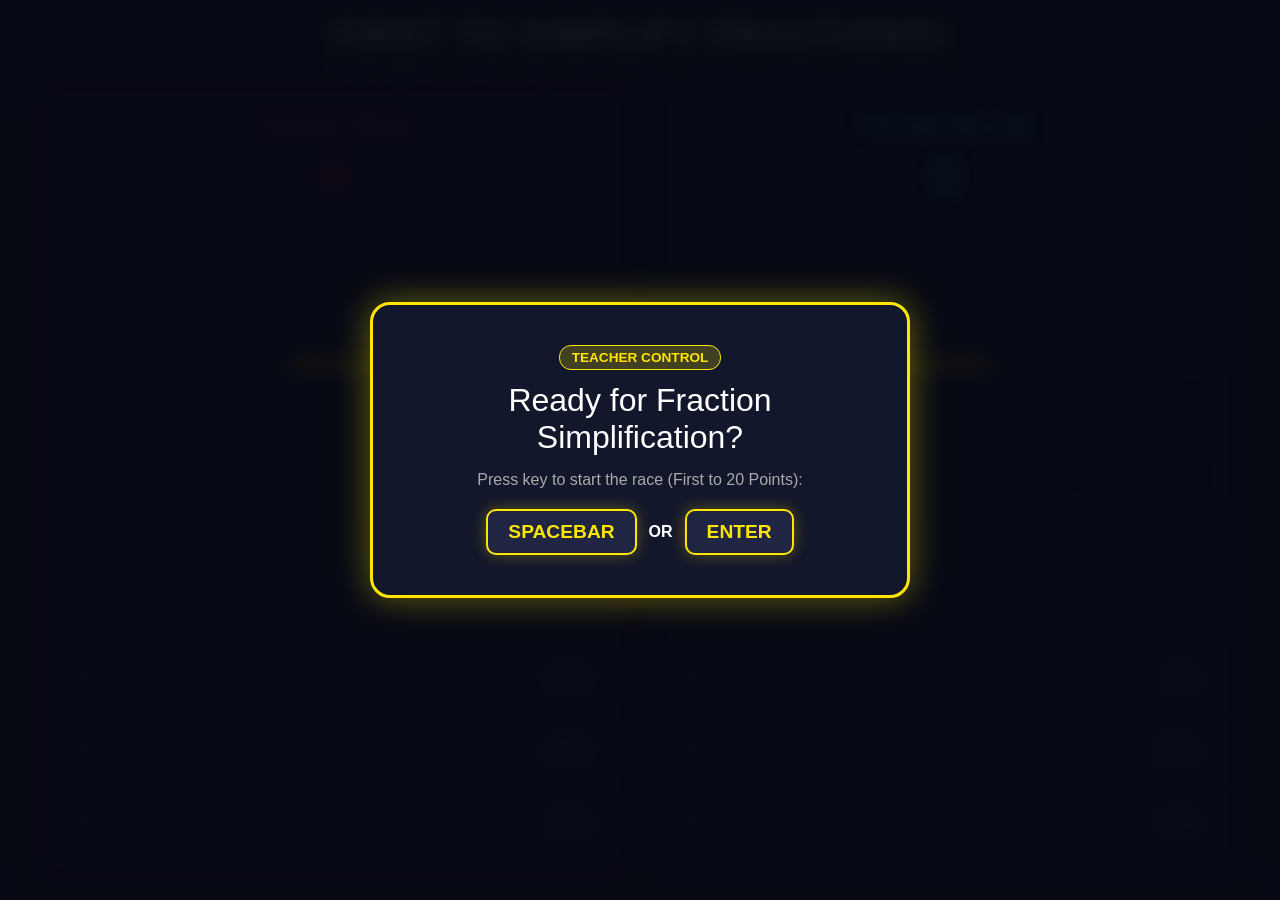
<file: first_to_simplify_algebraic_fractions.html>
<!DOCTYPE html>
<html lang="en">
<head>
    <meta charset="UTF-8">
    <meta name="viewport" content="width=device-width, initial-scale=1.0">
    <title>First to Simplify Fractions!</title>
    <style>
        :root {
            --team1-color: #ff0055;
            --team1-glow: rgba(255, 0, 85, 0.6);
            --team2-color: #00d2ff;
            --team2-glow: rgba(0, 210, 255, 0.6);
            --bg-dark: #070914;
            --card-bg: #13172b;
            --accent-yellow: #ffe600;
            --correct-green: #00ff66;
            --wrong-red: #ff3333;
            --frac-line-color: #ffffff;
        }

        * {
            box-sizing: border-box;
            margin: 0;
            padding: 0;
            font-family: 'Segoe UI', Tahoma, Geneva, Verdana, sans-serif;
            user-select: none;
        }

        body {
            background-color: var(--bg-dark);
            color: #ffffff;
            min-height: 100vh;
            display: flex;
            flex-direction: column;
            align-items: center;
            justify-content: space-between;
            padding: 15px;
            overflow-x: hidden;
        }

        header {
            text-align: center;
            margin-bottom: 10px;
        }

        h1 {
            font-size: 2.2rem;
            text-transform: uppercase;
            letter-spacing: 2px;
            color: #fff;
            text-shadow: 0 0 10px rgba(255, 255, 255, 0.5),
                         0 0 20px var(--accent-yellow);
        }

        .subtitle {
            font-size: 0.95rem;
            color: #aaa;
            margin-top: 5px;
        }

        /* SPLIT ARENA CONTAINER */
        .split-arena {
            display: flex;
            width: 100%;
            max-width: 1200px;
            gap: 20px;
            flex: 1;
            margin-bottom: 10px;
        }

        /* TEAM COLUMN */
        .team-column {
            flex: 1;
            background: var(--card-bg);
            border-radius: 20px;
            padding: 20px;
            display: flex;
            flex-direction: column;
            align-items: center;
            justify-content: space-between;
            border: 3px solid transparent;
            box-shadow: 0 10px 30px rgba(0,0,0,0.5);
            position: relative;
            overflow: hidden;
        }

        .team-column.team1-col { border-color: rgba(255, 0, 85, 0.4); }
        .team-column.team2-col { border-color: rgba(0, 210, 255, 0.4); }

        /* TEAM HEADER & SCORE */
        .team-header {
            width: 100%;
            text-align: center;
        }

        .team-title {
            font-size: 1.8rem;
            font-weight: 900;
            text-transform: uppercase;
            letter-spacing: 1px;
            margin-bottom: 5px;
        }

        .team1-text { color: var(--team1-color); text-shadow: 0 0 10px var(--team1-glow); }
        .team2-text { color: var(--team2-color); text-shadow: 0 0 10px var(--team2-glow); }

        .score-display {
            font-size: 3.5rem;
            font-weight: 900;
            line-height: 1;
            margin-bottom: 8px;
        }

        .progress-outer {
            width: 100%;
            height: 12px;
            background: #090a10;
            border-radius: 6px;
            overflow: hidden;
            border: 1px solid #2e3558;
        }

        .progress-inner {
            height: 100%;
            width: 0%;
            transition: width 0.2s ease;
        }

        .team1-bg { background: var(--team1-color); box-shadow: 0 0 10px var(--team1-color); }
        .team2-bg { background: var(--team2-color); box-shadow: 0 0 10px var(--team2-color); }

        .poly-card {
            width: 100%;
            background: linear-gradient(135deg, #1d223a, #0e101f);
            border-radius: 15px;
            padding: 25px 15px;
            text-align: center;
            border: 2px solid #333a5c;
            position: relative;
            margin: 15px 0;
            min-height: 140px;
            display: flex;
            align-items: center;
            justify-content: center;
        }

        .poly-badge {
            position: absolute;
            top: -12px;
            left: 50%;
            transform: translateX(-50%);
            background: var(--accent-yellow);
            color: #000;
            font-weight: 800;
            font-size: 0.75rem;
            padding: 2px 12px;
            border-radius: 10px;
            text-transform: uppercase;
            white-space: nowrap;
        }

        /* MATH FRACTION STYLING */
        .math-fraction {
            display: inline-flex;
            flex-direction: column;
            align-items: center;
            vertical-align: middle;
            font-size: 1.6rem;
            font-weight: 700;
            color: #fff;
            padding: 0 8px;
        }

        .math-num {
            border-bottom: 3px solid var(--frac-line-color);
            padding: 2px 8px;
            text-align: center;
            width: 100%;
        }

        .math-den {
            padding: 2px 8px;
            text-align: center;
            width: 100%;
        }

        .math-fraction sup, .option-btn sup {
            font-size: 0.65em;
            color: var(--accent-yellow);
            vertical-align: super;
        }

        /* OPTIONS LIST & INLINE FRACTION BUTTONS */
        .options-container {
            width: 100%;
            display: flex;
            flex-direction: column;
            gap: 12px;
        }

        .option-btn {
            background: #1f2542;
            color: #fff;
            border: 2px solid #38426c;
            border-radius: 12px;
            padding: 10px 15px;
            font-size: 1.2rem;
            font-weight: 700;
            cursor: pointer;
            transition: all 0.15s ease;
            display: flex;
            justify-content: space-between;
            align-items: center;
            width: 100%;
            min-height: 60px;
        }

        .option-frac {
            display: inline-flex;
            flex-direction: column;
            align-items: center;
            vertical-align: middle;
            font-size: 1.15rem;
            font-weight: 700;
        }

        .option-num {
            border-bottom: 2px solid currentColor;
            padding: 1px 6px;
            text-align: center;
        }

        .option-den {
            padding: 1px 6px;
            text-align: center;
        }

        .key-badge {
            font-size: 0.8rem;
            background: rgba(255,255,255,0.1);
            padding: 4px 8px;
            border-radius: 6px;
            color: #aaa;
            margin-left: 10px;
        }

        .team1-col .option-btn:hover {
            background: var(--team1-color);
            border-color: #fff;
            box-shadow: 0 0 12px var(--team1-glow);
        }

        .team2-col .option-btn:hover {
            background: var(--team2-color);
            border-color: #fff;
            box-shadow: 0 0 12px var(--team2-glow);
        }

        .option-btn:active { transform: scale(0.98); }

        .cooldown-overlay {
            position: absolute;
            top: 0; left: 0; right: 0; bottom: 0;
            background: rgba(10, 12, 24, 0.95);
            backdrop-filter: blur(6px);
            display: flex;
            flex-direction: column;
            justify-content: center;
            align-items: center;
            z-index: 20;
            opacity: 0;
            pointer-events: none;
            transition: opacity 0.15s ease;
        }

        .cooldown-overlay.active {
            opacity: 1;
            pointer-events: auto;
        }

        .cooldown-result {
            font-size: 2.2rem;
            font-weight: 900;
            padding: 10px 30px;
            border-radius: 30px;
            text-transform: uppercase;
            margin-bottom: 15px;
            letter-spacing: 1px;
            animation: popIn 0.25s cubic-bezier(0.175, 0.885, 0.32, 1.275);
        }

        .cooldown-result.correct {
            background: var(--correct-green);
            color: #000;
            box-shadow: 0 0 25px var(--correct-green);
        }

        .cooldown-result.wrong {
            background: var(--wrong-red);
            color: #fff;
            box-shadow: 0 0 25px var(--wrong-red);
        }

        .cooldown-title {
            font-size: 1.2rem;
            font-weight: 900;
            color: var(--accent-yellow);
            text-transform: uppercase;
            letter-spacing: 1px;
            margin-bottom: 5px;
        }

        .cooldown-timer {
            font-size: 3.8rem;
            font-weight: 900;
            color: #fff;
            line-height: 1;
        }

        .cooldown-sub {
            font-size: 0.9rem;
            color: #aaa;
            margin-top: 5px;
        }

        .modal-overlay {
            position: fixed;
            top: 0; left: 0; right: 0; bottom: 0;
            background: rgba(7, 9, 19, 0.95);
            backdrop-filter: blur(8px);
            display: flex;
            justify-content: center;
            align-items: center;
            z-index: 100;
            opacity: 0;
            pointer-events: none;
            transition: opacity 0.3s ease;
        }

        .modal-overlay.active {
            opacity: 1;
            pointer-events: auto;
        }

        .modal-card {
            background: var(--card-bg);
            border-radius: 20px;
            padding: 40px;
            text-align: center;
            max-width: 540px;
            width: 90%;
            border: 3px solid var(--accent-yellow);
            box-shadow: 0 0 35px rgba(255, 230, 0, 0.4);
            animation: popIn 0.3s cubic-bezier(0.175, 0.885, 0.32, 1.275);
        }

        @keyframes popIn {
            from { transform: scale(0.7); opacity: 0; }
            to { transform: scale(1); opacity: 1; }
        }

        .modal-title {
            font-size: 2rem;
            margin-bottom: 15px;
            color: #fff;
        }

        .teacher-badge {
            display: inline-block;
            background: rgba(255, 230, 0, 0.2);
            color: var(--accent-yellow);
            font-size: 0.85rem;
            font-weight: 800;
            padding: 4px 12px;
            border-radius: 12px;
            margin-bottom: 12px;
            text-transform: uppercase;
            border: 1px solid var(--accent-yellow);
        }

        .key-instruction-box {
            display: flex;
            align-items: center;
            justify-content: center;
            gap: 12px;
            margin-top: 20px;
            flex-wrap: wrap;
        }

        .key-tag {
            background: #1f2542;
            color: var(--accent-yellow);
            font-size: 1.2rem;
            font-weight: 900;
            padding: 10px 20px;
            border-radius: 10px;
            border: 2px solid var(--accent-yellow);
            box-shadow: 0 0 15px rgba(255, 230, 0, 0.3);
            animation: pulse 1.5s infinite;
        }

        @keyframes pulse {
            0% { transform: scale(1); box-shadow: 0 0 10px rgba(255, 230, 0, 0.3); }
            50% { transform: scale(1.05); box-shadow: 0 0 20px rgba(255, 230, 0, 0.7); }
            100% { transform: scale(1); box-shadow: 0 0 10px rgba(255, 230, 0, 0.3); }
        }

        /* RESPONSIVE DESIGN */
        @media (max-width: 850px) {
            .split-arena { flex-direction: column; }
            h1 { font-size: 1.5rem; }
            .score-display { font-size: 2.5rem; }
            .math-fraction { font-size: 1.3rem; }
        }
    </style>
</head>
<body>

    <header>
        <h1>First to Simplify Fractions!</h1>
        <p class="subtitle">Simplify Algebraic Fractions using Common Factors, Difference of Squares & Perfect Squares</p>
    </header>

    <div class="split-arena">

        <!-- TEAM RED COLUMN -->
        <div class="team-column team1-col" id="col1">
            <!-- COOLDOWN & RESULT OVERLAY -->
            <div class="cooldown-overlay" id="cdOverlay1">
                <div class="cooldown-result" id="cdResult1">+1 POINT</div>
                <div class="cooldown-title">NEXT PLAYER SWITCH</div>
                <div class="cooldown-timer" id="cdTimer1">2</div>
                <div class="cooldown-sub">Get ready for next problem...</div>
            </div>
            
            <div class="team-header">
                <div class="team-title team1-text">Team Red</div>
                <div class="score-display team1-text" id="score1">0</div>
                <div class="progress-outer">
                    <div class="progress-inner team1-bg" id="prog1"></div>
                </div>
            </div>

            <div class="poly-card">
                <span class="poly-badge" id="badge1">Fraction</span>
                <div id="poly1">---</div>
            </div>

            <div class="options-container">
                <button class="option-btn" onclick="submitAnswer(1, 0)">
                    <span id="t1-opt0">-</span>
                    <span class="key-badge">Q / 1</span>
                </button>
                <button class="option-btn" onclick="submitAnswer(1, 1)">
                    <span id="t1-opt1">-</span>
                    <span class="key-badge">W / 2</span>
                </button>
                <button class="option-btn" onclick="submitAnswer(1, 2)">
                    <span id="t1-opt2">-</span>
                    <span class="key-badge">E / 3</span>
                </button>
            </div>
        </div>

        <!-- TEAM BLUE COLUMN -->
        <div class="team-column team2-col" id="col2">
            <!-- COOLDOWN & RESULT OVERLAY -->
            <div class="cooldown-overlay" id="cdOverlay2">
                <div class="cooldown-result" id="cdResult2">+1 POINT</div>
                <div class="cooldown-title">NEXT PLAYER SWITCH</div>
                <div class="cooldown-timer" id="cdTimer2">2</div>
                <div class="cooldown-sub">Get ready for next problem...</div>
            </div>

            <div class="team-header">
                <div class="team-title team2-text">Team Blue</div>
                <div class="score-display team2-text" id="score2">0</div>
                <div class="progress-outer">
                    <div class="progress-inner team2-bg" id="prog2"></div>
                </div>
            </div>

            <div class="poly-card">
                <span class="poly-badge" id="badge2">Fraction</span>
                <div id="poly2">---</div>
            </div>

            <div class="options-container">
                <button class="option-btn" onclick="submitAnswer(2, 0)">
                    <span id="t2-opt0">-</span>
                    <span class="key-badge">I / 8</span>
                </button>
                <button class="option-btn" onclick="submitAnswer(2, 1)">
                    <span id="t2-opt1">-</span>
                    <span class="key-badge">O / 9</span>
                </button>
                <button class="option-btn" onclick="submitAnswer(2, 2)">
                    <span id="t2-opt2">-</span>
                    <span class="key-badge">P / 0</span>
                </button>
            </div>
        </div>

    </div>

    <!-- START / PAUSE MODAL (TEACHER CONTROL) -->
    <div class="modal-overlay active" id="startModal">
        <div class="modal-card">
            <span class="teacher-badge">Teacher Control</span>
            <div class="modal-title">Ready for Fraction Simplification?</div>
            <p style="color:#aaa;">Press key to start the race (First to 20 Points):</p>
            <div class="key-instruction-box">
                <span class="key-tag">SPACEBAR</span>
                <span style="color:#fff; font-weight:bold;">OR</span>
                <span class="key-tag">ENTER</span>
            </div>
        </div>
    </div>

    <!-- WINNER MODAL -->
    <div class="modal-overlay" id="winnerModal">
        <div class="modal-card">
            <div class="modal-title" id="winnerTitle">TEAM RED WINS!</div>
            <p id="winnerSub" style="font-size:1.2rem; color:#aaa; margin-bottom: 10px;">Final Score: 20 - 15</p>
            <p style="color:#888; font-size:0.9rem;">Press SPACEBAR or ENTER to Restart</p>
        </div>
    </div>

    <script>
        const TARGET_SCORE = 20;

        let gameActive = false;
        let score1 = 0;
        let score2 = 0;
        let q1 = null;
        let q2 = null;

        let isWaiting1 = false;
        let isWaiting2 = false;

        function gcd(a, b) {
            return b === 0 ? Math.abs(a) : gcd(b, a % b);
        }

        function shuffleArray(array) {
            for (let i = array.length - 1; i > 0; i--) {
                const j = Math.floor(Math.random() * (i + 1));
                [array[i], array[j]] = [array[j], array[i]];
            }
        }

        // Renders fraction in big display card
        function renderCardFrac(numHTML, denHTML) {
            if (denHTML === "1") {
                return `<div style="font-size: 1.8rem; font-weight: 700;">${numHTML}</div>`;
            }
            return `
                <div class="math-fraction">
                    <div class="math-num">${numHTML}</div>
                    <div class="math-den">${denHTML}</div>
                </div>
            `;
        }

        // Renders fraction inside small option buttons
        function renderOptionFrac(numHTML, denHTML) {
            if (denHTML === "1" || denHTML === "") {
                return `<span>${numHTML}</span>`;
            }
            return `
                <span class="option-frac">
                    <span class="option-num">${numHTML}</span>
                    <span class="option-den">${denHTML}</span>
                </span>
            `;
        }

        function formatBase(coeff, varName, exp) {
            if (exp === 0) return coeff.toString();
            let varStr = (exp === 1) ? varName : `${varName}<sup>${exp}</sup>`;
            if (coeff === 1) return varStr;
            return `${coeff}${varStr}`;
        }

        function formatTerm(coeff, v1, exp1, v2, exp2) {
            if (exp1 === 0 && exp2 === 0) return coeff.toString();
            let str = (coeff === 1) ? "" : coeff.toString();
            if (exp1 === 1) str += v1;
            else if (exp1 > 1) str += `${v1}<sup>${exp1}</sup>`;
            if (v2 && exp2 === 1) str += v2;
            else if (v2 && exp2 > 1) str += `${v2}<sup>${exp2}</sup>`;
            return str;
        }

        // TEMPLATE 1: Diff of Squares / Monomial GCF
        // [C1(x^2 - k^2 y^2)] / [C2 x + C2 k y] = C1(x - ky) / C2
        function genType1() {
            const vars = Math.random() < 0.5 ? ['x', 'y'] : ['a', 'b'];
            let k = Math.floor(Math.random() * 3) + 1; // 1..3
            let C1 = Math.floor(Math.random() * 4) + 1;
            let C2 = Math.floor(Math.random() * 4) + 1;
            
            let g = gcd(C1, C2);
            let c1 = C1 / g;
            let c2 = C2 / g;

            let numHTML = `${formatTerm(C1, vars[0], 2, null, 0)} &minus; ${formatTerm(C1 * k * k, vars[1], 2, null, 0)}`;
            let denHTML = `${formatTerm(C2, vars[0], 1, null, 0)} + ${formatTerm(C2 * k, vars[1], 1, null, 0)}`;

            let baseA = formatBase(1, vars[0], 1);
            let baseB = formatBase(k, vars[1], 1);

            let resNum = c1 === 1 ? `(${baseA} &minus; ${baseB})` : `${c1}(${baseA} &minus; ${baseB})`;
            if (c1 === 1 && k === 1 && vars[1] === '') resNum = `${baseA} &minus; ${k}`;
            let resDen = c2.toString();

            let correct = renderOptionFrac(resNum, resDen);
            
            // Distractors
            let d1 = renderOptionFrac(c1 === 1 ? `(${baseA} + ${baseB})` : `${c1}(${baseA} + ${baseB})`, resDen); // Wrong sign
            let d2 = renderOptionFrac(resNum, c2 === 1 ? `(${baseA} + ${baseB})` : `${c2}(${baseA} + ${baseB})`); // Inverse structure
            let d3 = renderOptionFrac(C1 === 1 ? `(${baseA} &minus; ${baseB})` : `${C1}(${baseA} &minus; ${baseB})`, C2.toString()); // Unreduced coeffs

            let optsSet = new Set([correct, d1, d2, d3]);
            let optsList = Array.from(optsSet).slice(0, 3);
            shuffleArray(optsList);

            return {
                numHTML: numHTML,
                denHTML: denHTML,
                badge: "Diff of Squares",
                correctAnswer: correct,
                options: optsList
            };
        }

        // TEMPLATE 2: Perfect Square / Diff of Squares
        // [C1(x + k)^2] / [C2(x^2 - k^2)] = C1(x + k) / [C2(x - k)]
        function genType2() {
            const vars = Math.random() < 0.5 ? ['x', 'y'] : ['a', 'b'];
            let k = Math.floor(Math.random() * 3) + 1;
            let C1 = Math.floor(Math.random() * 3) + 1;
            let C2 = Math.floor(Math.random() * 3) + 1;

            let g = gcd(C1, C2);
            let c1 = C1 / g;
            let c2 = C2 / g;

            let numHTML = `${formatTerm(C1, vars[0], 2, null, 0)} + ${formatTerm(2 * C1 * k, vars[0], 1, vars[1], 1)} + ${formatTerm(C1 * k * k, vars[1], 2, null, 0)}`;
            let denHTML = `${formatTerm(C2, vars[0], 2, null, 0)} &minus; ${formatTerm(C2 * k * k, vars[1], 2, null, 0)}`;

            let baseA = formatBase(1, vars[0], 1);
            let baseB = formatBase(k, vars[1], 1);

            let resNum = c1 === 1 ? `${baseA} + ${baseB}` : `${c1}(${baseA} + ${baseB})`;
            let resDen = c2 === 1 ? `${baseA} &minus; ${baseB}` : `${c2}(${baseA} &minus; ${baseB})`;

            let correct = renderOptionFrac(resNum, resDen);

            let d1 = renderOptionFrac(c1 === 1 ? `${baseA} &minus; ${baseB}` : `${c1}(${baseA} &minus; ${baseB})`, resDen); // Sign swap top
            let d2 = renderOptionFrac(resNum, c2 === 1 ? `${baseA} + ${baseB}` : `${c2}(${baseA} + ${baseB})`); // Sign swap bot
            let d3 = renderOptionFrac(c1.toString(), c2 === 1 ? `${baseA} &minus; ${baseB}` : `${c2}(${baseA} &minus; ${baseB})`); // Canceled too much

            let optsSet = new Set([correct, d1, d2, d3]);
            let optsList = Array.from(optsSet).slice(0, 3);
            shuffleArray(optsList);

            return {
                numHTML: numHTML,
                denHTML: denHTML,
                badge: "Perfect Square",
                correctAnswer: correct,
                options: optsList
            };
        }

        // TEMPLATE 3: Degree 3 GCF + Diff of Squares
        // [x(x^2 - k^2 y^2)] / [x^2 y + k x y^2] = (x - ky) / y
        function genType3() {
            const vars = Math.random() < 0.5 ? ['x', 'y'] : ['a', 'b'];
            let k = Math.floor(Math.random() * 2) + 1;
            let C = Math.floor(Math.random() * 3) + 1;

            let numHTML = `${formatTerm(C, vars[0], 3, null, 0)} &minus; ${formatTerm(C * k * k, vars[0], 1, vars[1], 2)}`;
            let denHTML = `${formatTerm(C, vars[0], 2, vars[1], 1)} + ${formatTerm(C * k, vars[0], 1, vars[1], 2)}`;

            let baseA = formatBase(1, vars[0], 1);
            let baseB = formatBase(k, vars[1], 1);

            let resNum = `${baseA} &minus; ${baseB}`;
            let resDen = vars[1];

            let correct = renderOptionFrac(resNum, resDen);

            let d1 = renderOptionFrac(`${baseA} + ${baseB}`, resDen); // Plus sign
            let d2 = renderOptionFrac(resNum, vars[0]); // Wrong var in denominator
            let d3 = renderOptionFrac(`${baseA} &minus; ${baseB}`, "1"); // Forgot denominator

            let optsSet = new Set([correct, d1, d2, d3]);
            let optsList = Array.from(optsSet).slice(0, 3);
            shuffleArray(optsList);

            return {
                numHTML: numHTML,
                denHTML: denHTML,
                badge: "Degree 3 GCF",
                correctAnswer: correct,
                options: optsList
            };
        }

        function generateQuestion() {
            let r = Math.random();
            if (r < 0.35) return genType1();
            if (r < 0.70) return genType2();
            return genType3();
        }

        function loadQuestionForTeam(team) {
            const q = generateQuestion();
            if (team === 1) {
                q1 = q;
                document.getElementById('poly1').innerHTML = renderCardFrac(q.numHTML, q.denHTML);
                document.getElementById('badge1').innerText = q.badge;
                for (let i = 0; i < 3; i++) {
                    document.getElementById(`t1-opt${i}`).innerHTML = q.options[i];
                }
            } else {
                q2 = q;
                document.getElementById('poly2').innerHTML = renderCardFrac(q.numHTML, q.denHTML);
                document.getElementById('badge2').innerText = q.badge;
                for (let i = 0; i < 3; i++) {
                    document.getElementById(`t2-opt${i}`).innerHTML = q.options[i];
                }
            }
        }

        function submitAnswer(team, optionIndex) {
            if (!gameActive) return;

            if (team === 1 && isWaiting1) return;
            if (team === 2 && isWaiting2) return;

            const currentQ = team === 1 ? q1 : q2;
            const chosenAnswer = currentQ.options[optionIndex];
            const isCorrect = (chosenAnswer === currentQ.correctAnswer);

            if (isCorrect) {
                if (team === 1) score1++;
                else score2++;
            }

            updateScoreboard();

            if (score1 >= TARGET_SCORE || score2 >= TARGET_SCORE) {
                endGame();
            } else {
                startCooldown(team, isCorrect);
            }
        }

        function startCooldown(team, isCorrect) {
            if (team === 1) isWaiting1 = true;
            else isWaiting2 = true;

            const cdOverlay = document.getElementById(`cdOverlay${team}`);
            const cdTimer = document.getElementById(`cdTimer${team}`);
            const cdResult = document.getElementById(`cdResult${team}`);

            if (isCorrect) {
                cdResult.innerText = "+1 POINT";
                cdResult.className = "cooldown-result correct";
            } else {
                cdResult.innerText = "+0 POINT";
                cdResult.className = "cooldown-result wrong";
            }

            cdOverlay.classList.add('active');
            let timeLeft = 2;
            cdTimer.innerText = timeLeft;

            const interval = setInterval(() => {
                timeLeft--;
                if (timeLeft > 0) {
                    cdTimer.innerText = timeLeft;
                } else {
                    clearInterval(interval);
                    cdOverlay.classList.remove('active');
                    
                    loadQuestionForTeam(team);
                    if (team === 1) isWaiting1 = false;
                    else isWaiting2 = false;
                }
            }, 1000);
        }

        function updateScoreboard() {
            document.getElementById('score1').innerText = score1;
            document.getElementById('score2').innerText = score2;

            document.getElementById('prog1').style.width = `${Math.min(100, (score1 / TARGET_SCORE) * 100)}%`;
            document.getElementById('prog2').style.width = `${Math.min(100, (score2 / TARGET_SCORE) * 100)}%`;
        }

        function startGame() {
            score1 = 0;
            score2 = 0;
            isWaiting1 = false;
            isWaiting2 = false;

            document.getElementById('cdOverlay1').classList.remove('active');
            document.getElementById('cdOverlay2').classList.remove('active');

            updateScoreboard();

            loadQuestionForTeam(1);
            loadQuestionForTeam(2);

            document.getElementById('startModal').classList.remove('active');
            document.getElementById('winnerModal').classList.remove('active');
            gameActive = true;
        }

        function endGame() {
            gameActive = false;
            const winnerModal = document.getElementById('winnerModal');
            const winnerTitle = document.getElementById('winnerTitle');
            const winnerSub = document.getElementById('winnerSub');

            if (score1 >= TARGET_SCORE) {
                winnerTitle.innerText = "TEAM RED WINS!";
                winnerTitle.className = "modal-title team1-text";
                winnerSub.innerText = `Final Score: Team Red ${score1} - ${score2} Team Blue`;
            } else {
                winnerTitle.innerText = "TEAM BLUE WINS!";
                winnerTitle.className = "modal-title team2-text";
                winnerSub.innerText = `Final Score: Team Blue ${score2} - ${score1} Team Red`;
            }

            winnerModal.classList.add('active');
        }

        document.addEventListener('keydown', (e) => {
            // Teacher Control: Start or Restart
            if (!gameActive && (e.key === ' ' || e.key === 'Spacebar' || e.key === 'Enter')) {
                e.preventDefault();
                startGame();
                return;
            }

            if (!gameActive) return;

            const key = e.key.toLowerCase();

            // Team 1 Shortcuts: Q, W, E or 1, 2, 3
            if (key === 'q' || key === '1') submitAnswer(1, 0);
            else if (key === 'w' || key === '2') submitAnswer(1, 1);
            else if (key === 'e' || key === '3') submitAnswer(1, 2);

            // Team 2 Shortcuts: I, O, P or 8, 9, 0
            else if (key === 'i' || key === '8') submitAnswer(2, 0);
            else if (key === 'o' || key === '9') submitAnswer(2, 1);
            else if (key === 'p' || key === '0') submitAnswer(2, 2);
        });
    </script>
</body>
</html>
</file>
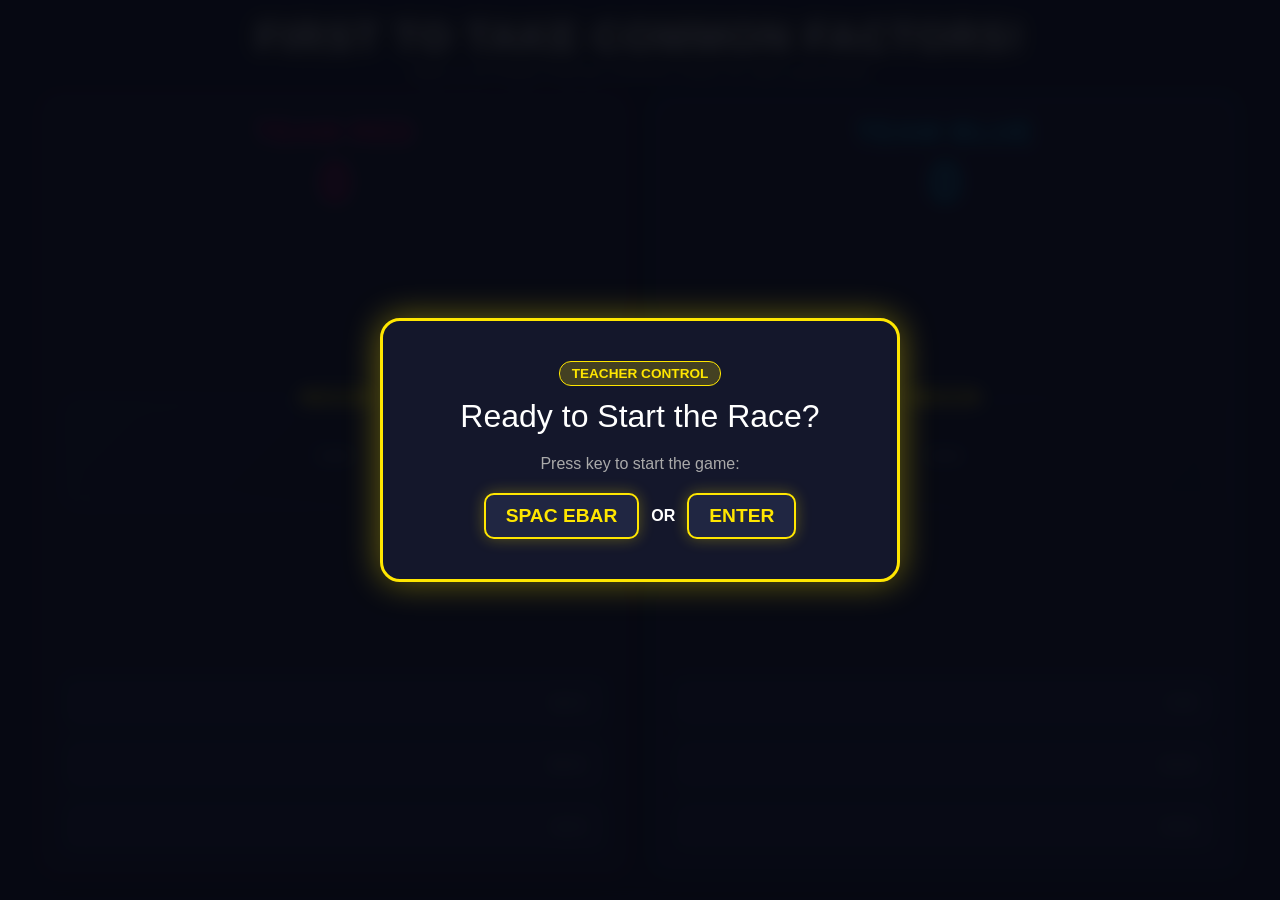
<file: first_to_take_common_factor.html>
<!DOCTYPE html>
<html lang="en">
<head>
    <meta charset="UTF-8">
    <meta name="viewport" content="width=device-width, initial-scale=1.0">
    <title>First to Take Common Factors!</title>
    <style>
        :root {
            --team1-color: #ff0055;
            --team1-glow: rgba(255, 0, 85, 0.6);
            --team2-color: #00d2ff;
            --team2-glow: rgba(0, 210, 255, 0.6);
            --bg-dark: #070913;
            --card-bg: #14172b;
            --accent-yellow: #ffe600;
            --correct-green: #00ff66;
            --wrong-red: #ff3333;
        }

        * {
            box-sizing: border-box;
            margin: 0;
            padding: 0;
            font-family: 'Segoe UI', Tahoma, Geneva, Verdana, sans-serif;
            user-select: none;
        }

        body {
            background-color: var(--bg-dark);
            color: #ffffff;
            min-height: 100vh;
            display: flex;
            flex-direction: column;
            align-items: center;
            justify-content: space-between;
            padding: 15px;
            overflow-x: hidden;
        }

        /* HEADER */
        header {
            text-align: center;
            margin-bottom: 10px;
        }

        h1 {
            font-size: 2.5rem;
            text-transform: uppercase;
            letter-spacing: 2px;
            color: #fff;
            text-shadow: 0 0 10px rgba(255, 255, 255, 0.5),
                         0 0 20px var(--accent-yellow);
        }

        .subtitle {
            font-size: 1rem;
            color: #aaa;
            margin-top: 5px;
        }

        /* SPLIT ARENA CONTAINER */
        .split-arena {
            display: flex;
            width: 100%;
            max-width: 1200px;
            gap: 20px;
            flex: 1;
            margin-bottom: 10px;
        }

        /* TEAM COLUMN */
        .team-column {
            flex: 1;
            background: var(--card-bg);
            border-radius: 20px;
            padding: 20px;
            display: flex;
            flex-direction: column;
            align-items: center;
            justify-content: space-between;
            border: 3px solid transparent;
            box-shadow: 0 10px 30px rgba(0,0,0,0.5);
            position: relative;
            transition: border-color 0.2s, box-shadow 0.2s;
        }

        .team-column.team1-col {
            border-color: rgba(255, 0, 85, 0.4);
        }

        .team-column.team2-col {
            border-color: rgba(0, 210, 255, 0.4);
        }

        /* TEAM HEADER & SCORE */
        .team-header {
            width: 100%;
            text-align: center;
        }

        .team-title {
            font-size: 1.8rem;
            font-weight: 900;
            text-transform: uppercase;
            letter-spacing: 1px;
            margin-bottom: 5px;
        }

        .team1-text { color: var(--team1-color); text-shadow: 0 0 10px var(--team1-glow); }
        .team2-text { color: var(--team2-color); text-shadow: 0 0 10px var(--team2-glow); }

        .score-display {
            font-size: 3.5rem;
            font-weight: 900;
            line-height: 1;
            margin-bottom: 8px;
        }

        .progress-outer {
            width: 100%;
            height: 12px;
            background: #090a10;
            border-radius: 6px;
            overflow: hidden;
            border: 1px solid #2e3558;
        }

        .progress-inner {
            height: 100%;
            width: 0%;
            transition: width 0.2s ease;
        }

        .team1-bg { background: var(--team1-color); box-shadow: 0 0 10px var(--team1-color); }
        .team2-bg { background: var(--team2-color); box-shadow: 0 0 10px var(--team2-color); }

        /* POLYNOMIAL CARD */
        .poly-card {
            width: 100%;
            background: linear-gradient(135deg, #1d223a, #0e101f);
            border-radius: 15px;
            padding: 20px 10px;
            text-align: center;
            border: 2px solid #333a5c;
            position: relative;
            margin: 15px 0;
            min-height: 110px;
            display: flex;
            align-items: center;
            justify-content: center;
        }

        .poly-badge {
            position: absolute;
            top: -12px;
            left: 50%;
            transform: translateX(-50%);
            background: var(--accent-yellow);
            color: #000;
            font-weight: 800;
            font-size: 0.75rem;
            padding: 2px 10px;
            border-radius: 10px;
            text-transform: uppercase;
        }

        .poly-math {
            font-size: 2rem;
            font-weight: 700;
            color: #fff;
            word-wrap: break-word;
        }

        .poly-math sup {
            font-size: 1.2rem;
            color: var(--accent-yellow);
        }

        /* OPTIONS LIST */
        .options-container {
            width: 100%;
            display: flex;
            flex-direction: column;
            gap: 10px;
        }

        .option-btn {
            background: #202642;
            color: #fff;
            border: 2px solid #38426c;
            border-radius: 12px;
            padding: 12px 15px;
            font-size: 1.3rem;
            font-weight: 700;
            cursor: pointer;
            transition: all 0.15s ease;
            display: flex;
            justify-content: space-between;
            align-items: center;
            width: 100%;
        }

        .option-btn sup {
            font-size: 0.85rem;
            color: var(--accent-yellow);
        }

        .key-badge {
            font-size: 0.8rem;
            background: rgba(255,255,255,0.1);
            padding: 2px 8px;
            border-radius: 6px;
            color: #aaa;
        }

        .team1-col .option-btn:hover {
            background: var(--team1-color);
            border-color: #fff;
            box-shadow: 0 0 12px var(--team1-glow);
        }

        .team2-col .option-btn:hover {
            background: var(--team2-color);
            border-color: #fff;
            box-shadow: 0 0 12px var(--team2-glow);
        }

        .option-btn:active { transform: scale(0.98); }

        /* FLASH FEEDBACK BADGE */
        .flash-feedback {
            position: absolute;
            top: 45%;
            left: 50%;
            transform: translate(-50%, -50%) scale(0.8);
            font-size: 2rem;
            font-weight: 900;
            padding: 10px 25px;
            border-radius: 30px;
            pointer-events: none;
            opacity: 0;
            transition: all 0.2s cubic-bezier(0.175, 0.885, 0.32, 1.275);
            z-index: 10;
            text-transform: uppercase;
        }

        .flash-feedback.show {
            opacity: 1;
            transform: translate(-50%, -50%) scale(1.1);
        }

        .flash-feedback.correct {
            background: var(--correct-green);
            color: #000;
            box-shadow: 0 0 25px var(--correct-green);
        }

        .flash-feedback.wrong {
            background: var(--wrong-red);
            color: #fff;
            box-shadow: 0 0 25px var(--wrong-red);
        }

        /* OVERLAYS (START / WINNER) */
        .modal-overlay {
            position: fixed;
            top: 0; left: 0; right: 0; bottom: 0;
            background: rgba(7, 9, 19, 0.94);
            backdrop-filter: blur(8px);
            display: flex;
            justify-content: center;
            align-items: center;
            z-index: 100;
            opacity: 0;
            pointer-events: none;
            transition: opacity 0.3s ease;
        }

        .modal-overlay.active {
            opacity: 1;
            pointer-events: auto;
        }

        .modal-card {
            background: var(--card-bg);
            border-radius: 20px;
            padding: 40px;
            text-align: center;
            max-width: 520px;
            width: 90%;
            border: 3px solid var(--accent-yellow);
            box-shadow: 0 0 35px rgba(255, 230, 0, 0.4);
            animation: popIn 0.3s cubic-bezier(0.175, 0.885, 0.32, 1.275);
        }

        @keyframes popIn {
            from { transform: scale(0.7); opacity: 0; }
            to { transform: scale(1); opacity: 1; }
        }

        .modal-title {
            font-size: 2rem;
            margin-bottom: 20px;
            color: #fff;
        }

        .teacher-badge {
            display: inline-block;
            background: rgba(255, 230, 0, 0.2);
            color: var(--accent-yellow);
            font-size: 0.85rem;
            font-weight: 800;
            padding: 4px 12px;
            border-radius: 12px;
            margin-bottom: 12px;
            text-transform: uppercase;
            border: 1px solid var(--accent-yellow);
        }

        .key-instruction-box {
            display: flex;
            align-items: center;
            justify-content: center;
            gap: 12px;
            margin-top: 20px;
            flex-wrap: wrap;
        }

        .key-tag {
            background: #202642;
            color: var(--accent-yellow);
            font-size: 1.2rem;
            font-weight: 900;
            padding: 10px 20px;
            border-radius: 10px;
            border: 2px solid var(--accent-yellow);
            box-shadow: 0 0 15px rgba(255, 230, 0, 0.3);
            animation: pulse 1.5s infinite;
        }

        @keyframes pulse {
            0% { transform: scale(1); box-shadow: 0 0 10px rgba(255, 230, 0, 0.3); }
            50% { transform: scale(1.05); box-shadow: 0 0 20px rgba(255, 230, 0, 0.7); }
            100% { transform: scale(1); box-shadow: 0 0 10px rgba(255, 230, 0, 0.3); }
        }

        /* RESPONSIVE DESIGN */
        @media (max-width: 850px) {
            .split-arena { flex-direction: column; }
            h1 { font-size: 1.6rem; }
            .score-display { font-size: 2.5rem; }
            .poly-math { font-size: 1.5rem; }
        }
    </style>
</head>
<body>

    <header>
        <h1>First to Take Common Factors!</h1>
        <p class="subtitle">Race to 20 Points! Find the Common Factor for each polynomial!</p>
    </header>

    <!-- SPLIT ARENA -->
    <div class="split-arena">

        <!-- TEAM RED COLUMN -->
        <div class="team-column team1-col" id="col1">
            <div class="flash-feedback" id="flash1">+1 POINT</div>
            
            <div class="team-header">
                <div class="team-title team1-text">Team Red</div>
                <div class="score-display team1-text" id="score1">0</div>
                <div class="progress-outer">
                    <div class="progress-inner team1-bg" id="prog1"></div>
                </div>
            </div>

            <div class="poly-card">
                <span class="poly-badge" id="badge1">3 Terms</span>
                <div class="poly-math" id="poly1">---</div>
            </div>

            <div class="options-container">
                <button class="option-btn" onclick="submitAnswer(1, 0)">
                    <span id="t1-opt0">-</span>
                    <span class="key-badge">Q / 1</span>
                </button>
                <button class="option-btn" onclick="submitAnswer(1, 1)">
                    <span id="t1-opt1">-</span>
                    <span class="key-badge">W / 2</span>
                </button>
                <button class="option-btn" onclick="submitAnswer(1, 2)">
                    <span id="t1-opt2">-</span>
                    <span class="key-badge">E / 3</span>
                </button>
            </div>
        </div>

        <!-- TEAM BLUE COLUMN -->
        <div class="team-column team2-col" id="col2">
            <div class="flash-feedback" id="flash2">+1 POINT</div>

            <div class="team-header">
                <div class="team-title team2-text">Team Blue</div>
                <div class="score-display team2-text" id="score2">0</div>
                <div class="progress-outer">
                    <div class="progress-inner team2-bg" id="prog2"></div>
                </div>
            </div>

            <div class="poly-card">
                <span class="poly-badge" id="badge2">3 Terms</span>
                <div class="poly-math" id="poly2">---</div>
            </div>

            <div class="options-container">
                <button class="option-btn" onclick="submitAnswer(2, 0)">
                    <span id="t2-opt0">-</span>
                    <span class="key-badge">I / 8</span>
                </button>
                <button class="option-btn" onclick="submitAnswer(2, 1)">
                    <span id="t2-opt1">-</span>
                    <span class="key-badge">O / 9</span>
                </button>
                <button class="option-btn" onclick="submitAnswer(2, 2)">
                    <span id="t2-opt2">-</span>
                    <span class="key-badge">P / 0</span>
                </button>
            </div>
        </div>

    </div>

    <!-- START / PAUSE MODAL (TEACHER CONTROL) -->
    <div class="modal-overlay active" id="startModal">
        <div class="modal-card">
            <span class="teacher-badge">Teacher Control</span>
            <div class="modal-title">Ready to Start the Race?</div>
            <p style="color:#aaa;">Press key to start the game:</p>
            <div class="key-instruction-box">
                <span class="key-tag">SPAC EBAR</span>
                <span style="color:#fff; font-weight:bold;">OR</span>
                <span class="key-tag">ENTER</span>
            </div>
        </div>
    </div>

    <!-- WINNER MODAL -->
    <div class="modal-overlay" id="winnerModal">
        <div class="modal-card">
            <div class="modal-title" id="winnerTitle">TEAM RED WINS!</div>
            <p id="winnerSub" style="font-size:1.2rem; color:#aaa; margin-bottom: 10px;">Final Score: 20 - 15</p>
            <p style="color:#888; font-size:0.9rem;">Press SPACEBAR or ENTER to Restart</p>
        </div>
    </div>

    <script>
        // GAME CONFIGURATION
        const TARGET_SCORE = 20;

        // GAME STATE
        let gameActive = false;
        let score1 = 0;
        let score2 = 0;
        let q1 = null;
        let q2 = null;

        // GCD Helpers
        function gcd(a, b) {
            return b === 0 ? Math.abs(a) : gcd(b, a % b);
        }

        function gcdArray(arr) {
            return arr.reduce((acc, val) => gcd(acc, val));
        }

        function shuffleArray(array) {
            for (let i = array.length - 1; i > 0; i--) {
                const j = Math.floor(Math.random() * (i + 1));
                [array[i], array[j]] = [array[j], array[i]];
            }
        }

        // GENERATE POLYNOMIAL QUESTION (AT MOST 4 TERMS, AT MOST 2 VARIABLES)
        function generatePolynomial() {
            // Pick GCF numeric coefficient
            const coeffList = [2, 3, 4, 5, 6, 8, 9, 10, 12];
            const gCoeff = coeffList[Math.floor(Math.random() * coeffList.length)];

            // At most 2 variables (1 or 2)
            const numVars = Math.random() < 0.5 ? 1 : 2;
            const varChoice = Math.random() < 0.5 ? ['x', 'y'] : ['a', 'b'];
            
            const v1 = varChoice[0];
            const v2 = numVars === 2 ? varChoice[1] : null;

            const gX = Math.floor(Math.random() * 3); // GCF exp for var1 (0 to 2)
            const gY = numVars === 2 ? Math.floor(Math.random() * 3) : 0; // GCF exp for var2

            // At most 4 terms (2 to 4 terms)
            const numTerms = Math.floor(Math.random() * 3) + 2; 

            // Coprime multipliers for coefficients
            let multipliers = [];
            let validCoprime = false;
            while (!validCoprime) {
                multipliers = [];
                for (let i = 0; i < numTerms; i++) {
                    multipliers.push(Math.floor(Math.random() * 5) + 1);
                }
                if (gcdArray(multipliers) === 1) validCoprime = true;
            }

            // Relative exponents
            let relX = Array(numTerms).fill(0).map(() => Math.floor(Math.random() * 3));
            let relY = Array(numTerms).fill(0).map(() => Math.floor(Math.random() * 3));
            
            relX[Math.floor(Math.random() * numTerms)] = 0; // ensure min rel exponent is 0
            if (numVars === 2) {
                relY[Math.floor(Math.random() * numTerms)] = 0;
            } else {
                relY = Array(numTerms).fill(0);
            }

            // Build terms
            let polyTerms = [];
            for (let i = 0; i < numTerms; i++) {
                let termCoeff = gCoeff * multipliers[i];
                let termX = gX + relX[i];
                let termY = numVars === 2 ? (gY + relY[i]) : 0;

                let termStr = formatTerm(termCoeff, v1, termX, v2, termY);
                polyTerms.push(termStr);
            }

            let polyHTML = polyTerms.map((t, idx) => {
                if (idx === 0) return t;
                const sign = Math.random() < 0.5 ? ' + ' : ' - ';
                return `${sign}${t}`;
            }).join('');

            // Format GCF Correct Answer
            let correctGCFStr = formatGCF(gCoeff, v1, gX, v2, gY);

            // Generate Distractor Options
            const optionsSet = new Set();
            optionsSet.add(correctGCFStr);

            // Distractor 1: Wrong coefficient
            let d1Coeff = (gCoeff > 2 && Math.random() < 0.5) ? Math.floor(gCoeff / 2) : gCoeff * 2;
            optionsSet.add(formatGCF(d1Coeff, v1, gX, v2, gY));

            // Distractor 2: Wrong exponent for v1
            let d2X = gX > 0 ? gX - 1 : gX + 1;
            optionsSet.add(formatGCF(gCoeff, v1, d2X, v2, gY));

            // Distractor 3: Wrong exponent for v2
            if (numVars === 2) {
                let d3Y = gY > 0 ? gY - 1 : gY + 1;
                optionsSet.add(formatGCF(gCoeff, v1, gX, v2, d3Y));
            } else {
                optionsSet.add(formatGCF(gCoeff + 1, v1, gX, v2, gY));
            }

            let count = 1;
            while (optionsSet.size < 3) {
                optionsSet.add(formatGCF(gCoeff + count, v1, gX, v2, gY));
                count++;
            }

            let optionsList = Array.from(optionsSet).slice(0, 3);
            shuffleArray(optionsList);

            return {
                polyHTML: polyHTML,
                numTerms: numTerms,
                correctAnswer: correctGCFStr,
                options: optionsList
            };
        }

        function formatTerm(coeff, v1, exp1, v2, exp2) {
            let str = coeff.toString();
            if (exp1 === 1) str += v1;
            else if (exp1 > 1) str += `${v1}<sup>${exp1}</sup>`;

            if (v2 && exp2 === 1) str += v2;
            else if (v2 && exp2 > 1) str += `${v2}<sup>${exp2}</sup>`;

            return str;
        }

        function formatGCF(coeff, v1, exp1, v2, exp2) {
            let varsStr = "";
            if (exp1 === 1) varsStr += v1;
            else if (exp1 > 1) varsStr += `${v1}<sup>${exp1}</sup>`;

            if (v2 && exp2 === 1) varsStr += v2;
            else if (v2 && exp2 > 1) varsStr += `${v2}<sup>${exp2}</sup>`;

            if (varsStr === "") return coeff.toString();
            if (coeff === 1) return varsStr;
            return coeff + varsStr;
        }

        // LOAD NEW QUESTION FOR SPECIFIC TEAM
        function loadQuestionForTeam(team) {
            const q = generatePolynomial();
            if (team === 1) {
                q1 = q;
                document.getElementById('poly1').innerHTML = q.polyHTML;
                document.getElementById('badge1').innerText = `${q.numTerms} Terms`;
                for (let i = 0; i < 3; i++) {
                    document.getElementById(`t1-opt${i}`).innerHTML = q.options[i];
                }
            } else {
                q2 = q;
                document.getElementById('poly2').innerHTML = q.polyHTML;
                document.getElementById('badge2').innerText = `${q.numTerms} Terms`;
                for (let i = 0; i < 3; i++) {
                    document.getElementById(`t2-opt${i}`).innerHTML = q.options[i];
                }
            }
        }

        // ANSWER SUBMISSION (INDEPENDENT FOR EACH TEAM)
        function submitAnswer(team, optionIndex) {
            if (!gameActive) return;

            const currentQ = team === 1 ? q1 : q2;
            const chosenAnswer = currentQ.options[optionIndex];
            const isCorrect = (chosenAnswer === currentQ.correctAnswer);

            // Flash feedback badge inside team column
            const flashEl = document.getElementById(`flash${team}`);

            if (isCorrect) {
                if (team === 1) score1++;
                else score2++;

                flashEl.innerText = "+1 POINT";
                flashEl.className = "flash-feedback show correct";
            } else {
                flashEl.innerText = "NO POINT";
                flashEl.className = "flash-feedback show wrong";
            }

            // Hide flash badge quickly
            setTimeout(() => {
                flashEl.className = "flash-feedback";
            }, 500);

            updateScoreboard();

            // Check Win Condition
            if (score1 >= TARGET_SCORE || score2 >= TARGET_SCORE) {
                endGame();
            } else {
                // Immediately generate new problem for THIS team only
                loadQuestionForTeam(team);
            }
        }

        function updateScoreboard() {
            document.getElementById('score1').innerText = score1;
            document.getElementById('score2').innerText = score2;

            document.getElementById('prog1').style.width = `${Math.min(100, (score1 / TARGET_SCORE) * 100)}%`;
            document.getElementById('prog2').style.width = `${Math.min(100, (score2 / TARGET_SCORE) * 100)}%`;
        }

        function startGame() {
            score1 = 0;
            score2 = 0;
            updateScoreboard();

            loadQuestionForTeam(1);
            loadQuestionForTeam(2);

            document.getElementById('startModal').classList.remove('active');
            document.getElementById('winnerModal').classList.remove('active');
            gameActive = true;
        }

        function endGame() {
            gameActive = false;
            const winnerModal = document.getElementById('winnerModal');
            const winnerTitle = document.getElementById('winnerTitle');
            const winnerSub = document.getElementById('winnerSub');

            if (score1 >= TARGET_SCORE) {
                winnerTitle.innerText = "TEAM RED WINS!";
                winnerTitle.className = "modal-title team1-text";
                winnerSub.innerText = `Final Score: Team Red ${score1} - ${score2} Team Blue`;
            } else {
                winnerTitle.innerText = "TEAM BLUE WINS!";
                winnerTitle.className = "modal-title team2-text";
                winnerSub.innerText = `Final Score: Team Blue ${score2} - ${score1} Team Red`;
            }

            winnerModal.classList.add('active');
        }

        // KEYBOARD LISTENERS
        document.addEventListener('keydown', (e) => {
            // Teacher Control to Start/Restart Game
            if (!gameActive && (e.key === ' ' || e.key === 'Spacebar' || e.key === 'Enter')) {
                e.preventDefault();
                startGame();
                return;
            }

            if (!gameActive) return;

            const key = e.key.toLowerCase();

            // Team 1 Shortcuts: Q, W, E or 1, 2, 3
            if (key === 'q' || key === '1') submitAnswer(1, 0);
            else if (key === 'w' || key === '2') submitAnswer(1, 1);
            else if (key === 'e' || key === '3') submitAnswer(1, 2);

            // Team 2 Shortcuts: I, O, P or 8, 9, 0
            else if (key === 'i' || key === '8') submitAnswer(2, 0);
            else if (key === 'o' || key === '9') submitAnswer(2, 1);
            else if (key === 'p' || key === '0') submitAnswer(2, 2);
        });
    </script>
</body>
</html>
</file>
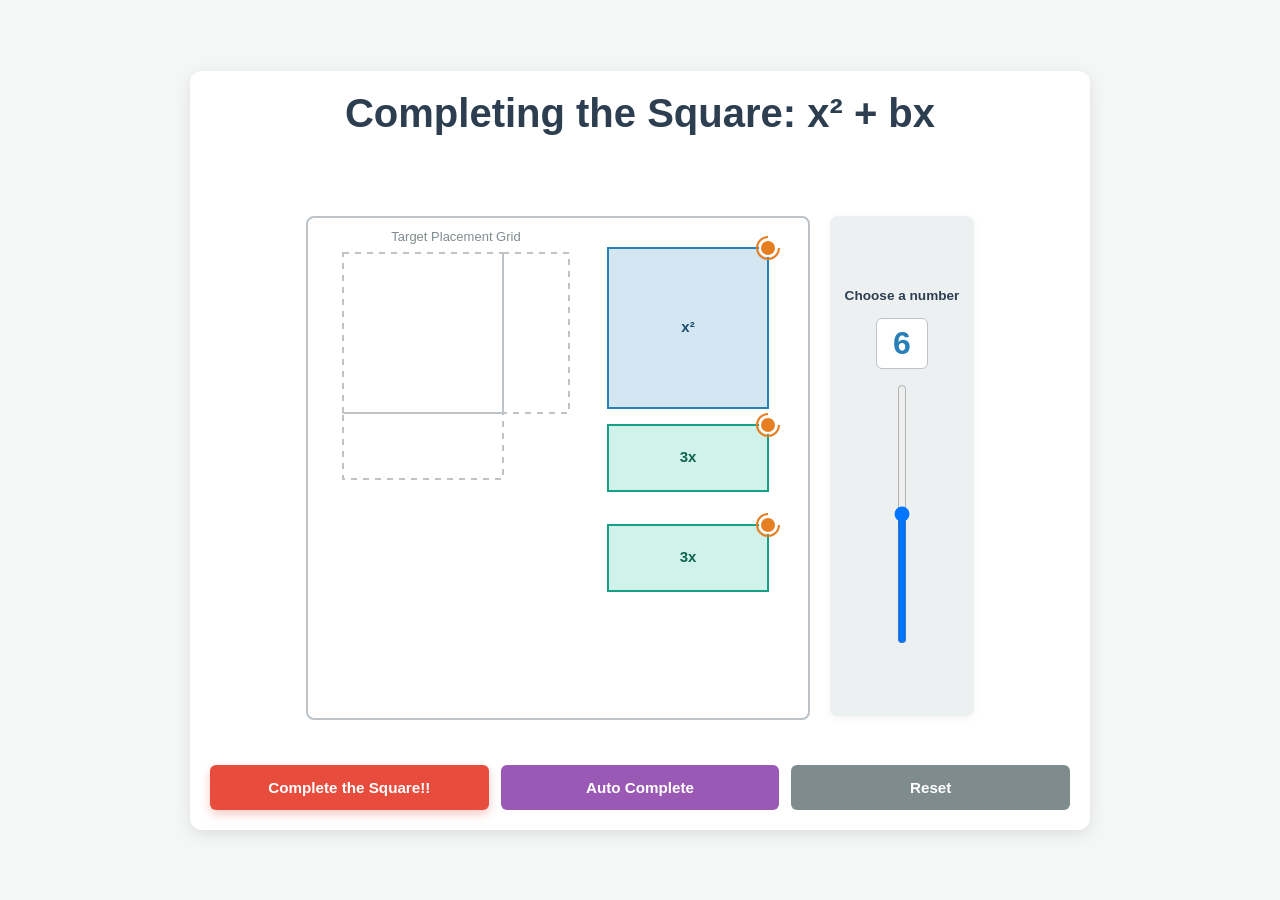
<file: Algebra/completing_the_square.html>
<!DOCTYPE html>
<html lang="en">
<head>
    <meta charset="UTF-8">
    <meta name="viewport" content="width=device-width, initial-scale=1.0">
    <title>Completing the Square - Geometric Visualizer</title>
    <link rel="stylesheet" href="../style.css">
    <style>
        .applet-wrapper {
            display: flex;
            gap: 20px;
            align-items: flex-start;
            justify-content: center;
            width: 100%;
            flex-wrap: wrap;
        }

        .canvas-container {
            display: flex;
            flex-direction: column;
            align-items: center;
            gap: 12px;
        }

        .slider-side-panel {
            display: flex;
            flex-direction: column;
            align-items: center;
            justify-content: center;
            background: #ecf0f1;
            padding: 20px 15px;
            border-radius: 8px;
            min-width: 120px;
            height: 500px;
            gap: 15px;
            box-shadow: 0 2px 8px rgba(0,0,0,0.05);
        }

        .slider-side-panel label {
            font-size: 0.85rem;
            font-weight: bold;
            color: #2c3e50;
            text-align: center;
        }

        .b-display {
            font-size: 2rem;
            font-weight: bold;
            color: #2980b9;
            background: white;
            padding: 6px 16px;
            border-radius: 6px;
            border: 1px solid #bdc3c7;
        }

        #b-slider {
            writing-mode: bt-lr;
            -webkit-appearance: slider-vertical;
            width: 12px;
            height: 260px;
            cursor: pointer;
        }

        /* Action buttons single row */
        .button-row {
            display: flex;
            gap: 12px;
            width: 100%;
            margin-top: 15px;
        }

        .button-row button {
            flex: 1;
            padding: 14px 10px;
            font-size: 0.95rem;
            border-radius: 6px;
            font-weight: bold;
            cursor: pointer;
            border: none;
            transition: background 0.2s ease;
        }

        .complete-btn {
            background-color: #e74c3c;
            color: white;
            box-shadow: 0 4px 10px rgba(231, 76, 60, 0.3);
        }

        .complete-btn:hover {
            background-color: #c0392b;
        }

        .parabola-btn {
            background-color: #9b59b6;
            color: white;
        }

        .parabola-btn:hover {
            background-color: #8e44ad;
        }

        .clear-btn {
            background-color: #7f8c8d;
            color: white;
        }

        .clear-btn:hover {
            background-color: #707b7c;
        }
    </style>
</head>
<body>

    <div class="container">
        <header>
            <h1>Completing the Square: x² + bx</h1>
        </header>

        <div class="applet-wrapper">
            <!-- Main Canvas Area -->
            <div class="canvas-container">
                <canvas id="canvas" width="500" height="500"></canvas>
            </div>

            <!-- Side Slider Panel -->
            <div class="slider-side-panel">
                <label for="b-slider">Choose a number</label>
                <span id="b-value" class="b-display">6</span>
                <input type="range" id="b-slider" min="2" max="10" step="2" value="6" orient="vertical">
            </div>
        </div>

        <!-- Single Row for All Three Action Buttons -->
        <div class="button-row">
            <button id="complete-sq-btn" class="complete-btn">Complete the Square!!</button>
            <button id="solve-btn" class="parabola-btn">Auto Complete</button>
            <button id="reset-btn" class="clear-btn">Reset</button>
        </div>
    </div>

    <script>
        const canvas = document.getElementById('canvas');
        const ctx = canvas.getContext('2d');

        // UI Elements
        const bSlider = document.getElementById('b-slider');
        const bValueSpan = document.getElementById('b-value');
        const completeSqBtn = document.getElementById('complete-sq-btn');
        const solveBtn = document.getElementById('solve-btn');
        const resetBtn = document.getElementById('reset-btn');

        // Geometry Parameters
        const targetX = 35;
        const targetY = 35;
        const sizeX = 160;
        const scaleFactor = 22;

        let b = parseInt(bSlider.value);
        let halfB = b / 2;
        let sizeHalfB = halfB * scaleFactor;

        let pieces = [];
        let selectedPiece = null;
        let dragMode = null; // 'translate' or 'rotate'
        let dragOffset = { x: 0, y: 0 };
        let rotateStartAngle = 0;
        let initialPieceAngle = 0;
        let isRedSquareSpawned = false;

        function initApplet() {
            b = parseInt(bSlider.value);
            halfB = b / 2;
            sizeHalfB = halfB * scaleFactor;
            bValueSpan.textContent = b;
            isRedSquareSpawned = false;

            pieces = [
                {
                    id: 'x2',
                    label: 'x²',
                    w: sizeX,
                    h: sizeX,
                    x: 380,
                    y: 110,
                    angle: 0,
                    color: '#d4e6f1',
                    stroke: '#2980b9',
                    textColor: '#1b4f72'
                },
                {
                    id: 'rect1',
                    label: `${halfB}x`,
                    w: sizeX,
                    h: sizeHalfB,
                    x: 380,
                    y: 240,
                    angle: 0,
                    color: '#d1f2eb',
                    stroke: '#16a085',
                    textColor: '#0e6251'
                },
                {
                    id: 'rect2',
                    label: `${halfB}x`,
                    w: sizeX,
                    h: sizeHalfB,
                    x: 380,
                    y: 340,
                    angle: 0,
                    color: '#d1f2eb',
                    stroke: '#16a085',
                    textColor: '#0e6251'
                }
            ];

            selectedPiece = null;
            dragMode = null;
            draw();
        }

        function spawnRedSquare() {
            const cornerLabel = `${halfB}² (${halfB * halfB})`;
            if (!isRedSquareSpawned) {
                isRedSquareSpawned = true;
                pieces.push({
                    id: 'corner',
                    label: cornerLabel,
                    w: sizeHalfB,
                    h: sizeHalfB,
                    x: 380,
                    y: 430,
                    angle: 0,
                    color: '#fadbd8',
                    stroke: '#c0392b',
                    textColor: '#78281f'
                });
            } else {
                const cornerPiece = pieces.find(p => p.id === 'corner');
                if (cornerPiece) {
                    cornerPiece.x = 380;
                    cornerPiece.y = 430;
                    cornerPiece.label = cornerLabel;
                }
            }
            draw();
        }

        function getEffectiveDimensions(piece) {
            const isRotated = Math.round(piece.angle / 90) % 2 !== 0;
            return {
                w: isRotated ? piece.h : piece.w,
                h: isRotated ? piece.w : piece.h
            };
        }

        function getRotateHandlePos(piece) {
            const localX = piece.w / 2;
            const localY = -piece.h / 2;
            const rad = (piece.angle * Math.PI) / 180;
            return {
                x: piece.x + (localX * Math.cos(rad) - localY * Math.sin(rad)),
                y: piece.y + (localX * Math.sin(rad) + localY * Math.cos(rad))
            };
        }

        function getTargetSlots() {
            return {
                'top-left': { x: targetX + sizeX / 2, y: targetY + sizeX / 2, w: sizeX, h: sizeX },
                'rect-bottom': { x: targetX + sizeX / 2, y: targetY + sizeX + sizeHalfB / 2, w: sizeX, h: sizeHalfB },
                'rect-right': { x: targetX + sizeX + sizeHalfB / 2, y: targetY + sizeX / 2, w: sizeHalfB, h: sizeX },
                'corner': { x: targetX + sizeX + sizeHalfB / 2, y: targetY + sizeX + sizeHalfB / 2, w: sizeHalfB, h: sizeHalfB }
            };
        }

        function hitTestPiece(piece, mx, my) {
            const dx = mx - piece.x;
            const dy = my - piece.y;
            const rad = (-piece.angle * Math.PI) / 180;
            const lx = dx * Math.cos(rad) - dy * Math.sin(rad);
            const ly = dx * Math.sin(rad) + dy * Math.cos(rad);
            return Math.abs(lx) <= piece.w / 2 && Math.abs(ly) <= piece.h / 2;
        }

        function hitTestRotateHandle(piece, mx, my) {
            const handle = getRotateHandlePos(piece);
            return Math.hypot(mx - handle.x, my - handle.y) <= 14;
        }

        function checkSnap(piece) {
            const slots = getTargetSlots();
            const eff = getEffectiveDimensions(piece);
            const snapThreshold = 35;

            if (piece.id === 'x2') {
                const slot = slots['top-left'];
                if (Math.hypot(piece.x - slot.x, piece.y - slot.y) < snapThreshold) {
                    piece.x = slot.x;
                    piece.y = slot.y;
                    piece.angle = 0;
                }
            } else if (piece.id === 'corner') {
                const slot = slots['corner'];
                if (Math.hypot(piece.x - slot.x, piece.y - slot.y) < snapThreshold) {
                    piece.x = slot.x;
                    piece.y = slot.y;
                    piece.angle = 0;
                }
            } else if (piece.id.startsWith('rect')) {
                const slotH = slots['rect-bottom'];
                const slotV = slots['rect-right'];

                if (Math.hypot(piece.x - slotH.x, piece.y - slotH.y) < snapThreshold &&
                    Math.abs(eff.w - slotH.w) < 4 && Math.abs(eff.h - slotH.h) < 4) {
                    piece.x = slotH.x;
                    piece.y = slotH.y;
                } else if (Math.hypot(piece.x - slotV.x, piece.y - slotV.y) < snapThreshold &&
                           Math.abs(eff.w - slotV.w) < 4 && Math.abs(eff.h - slotV.h) < 4) {
                    piece.x = slotV.x;
                    piece.y = slotV.y;
                }
            }
        }

        function draw() {
            ctx.clearRect(0, 0, canvas.width, canvas.height);

            // Target Placement Grid Outline
            ctx.save();
            ctx.strokeStyle = '#bdc3c7';
            ctx.setLineDash([6, 6]);
            ctx.lineWidth = 2;

            ctx.strokeRect(targetX, targetY, sizeX, sizeX);
            ctx.strokeRect(targetX + sizeX, targetY, sizeHalfB, sizeX);
            ctx.strokeRect(targetX, targetY + sizeX, sizeX, sizeHalfB);
            ctx.restore();

            // Header Label
            ctx.fillStyle = '#7f8c8d';
            ctx.font = '13px sans-serif';
            ctx.textAlign = 'center';
            ctx.fillText('Target Placement Grid', targetX + (sizeX + sizeHalfB) / 2, targetY - 12);

            // Render Pieces
            pieces.forEach(piece => {
                ctx.save();
                ctx.translate(piece.x, piece.y);
                ctx.rotate((piece.angle * Math.PI) / 180);

                // Body Fill & Stroke
                ctx.fillStyle = piece.color;
                ctx.fillRect(-piece.w / 2, -piece.h / 2, piece.w, piece.h);

                ctx.strokeStyle = piece.stroke;
                ctx.lineWidth = 2;
                ctx.strokeRect(-piece.w / 2, -piece.h / 2, piece.w, piece.h);

                // Highlighted Selection Border
                if (piece === selectedPiece) {
                    ctx.strokeStyle = '#e67e22';
                    ctx.lineWidth = 3;
                    ctx.strokeRect(-piece.w / 2 - 3, -piece.h / 2 - 3, piece.w + 6, piece.h + 6);
                }
                ctx.restore();

                // Text Upright
                ctx.save();
                ctx.translate(piece.x, piece.y);
                ctx.fillStyle = piece.textColor;
                ctx.font = 'bold 15px sans-serif';
                ctx.textAlign = 'center';
                ctx.textBaseline = 'middle';
                ctx.fillText(piece.label, 0, 0);
                ctx.restore();

                // Corner Rotation Handle
                const handlePos = getRotateHandlePos(piece);
                ctx.save();
                ctx.beginPath();
                ctx.arc(handlePos.x, handlePos.y, 8, 0, 2 * Math.PI);
                ctx.fillStyle = '#e67e22';
                ctx.fill();
                ctx.lineWidth = 2;
                ctx.strokeStyle = '#ffffff';
                ctx.stroke();

                ctx.beginPath();
                ctx.arc(handlePos.x, handlePos.y, 11, 0, 1.5 * Math.PI);
                ctx.strokeStyle = '#e67e22';
                ctx.lineWidth = 2;
                ctx.stroke();
                ctx.restore();
            });
        }

        function getCanvasPos(e) {
            const rect = canvas.getBoundingClientRect();
            const clientX = e.touches ? e.touches[0].clientX : e.clientX;
            const clientY = e.touches ? e.touches[0].clientY : e.clientY;
            return {
                x: clientX - rect.left,
                y: clientY - rect.top
            };
        }

        function handleStart(e) {
            const pos = getCanvasPos(e);

            for (let i = pieces.length - 1; i >= 0; i--) {
                if (hitTestRotateHandle(pieces[i], pos.x, pos.y)) {
                    selectedPiece = pieces[i];
                    dragMode = 'rotate';
                    
                    const angleRad = Math.atan2(pos.y - selectedPiece.y, pos.x - selectedPiece.x);
                    rotateStartAngle = angleRad * (180 / Math.PI);
                    initialPieceAngle = selectedPiece.angle;

                    pieces.splice(i, 1);
                    pieces.push(selectedPiece);
                    draw();
                    return;
                }
            }

            for (let i = pieces.length - 1; i >= 0; i--) {
                if (hitTestPiece(pieces[i], pos.x, pos.y)) {
                    selectedPiece = pieces[i];
                    dragMode = 'translate';
                    dragOffset.x = pos.x - selectedPiece.x;
                    dragOffset.y = pos.y - selectedPiece.y;

                    pieces.splice(i, 1);
                    pieces.push(selectedPiece);
                    draw();
                    return;
                }
            }

            selectedPiece = null;
            dragMode = null;
            draw();
        }

        function handleMove(e) {
            if (!dragMode || !selectedPiece) return;
            const pos = getCanvasPos(e);

            if (dragMode === 'translate') {
                selectedPiece.x = pos.x - dragOffset.x;
                selectedPiece.y = pos.y - dragOffset.y;
            } else if (dragMode === 'rotate') {
                const currentAngleRad = Math.atan2(pos.y - selectedPiece.y, pos.x - selectedPiece.x);
                const currentAngleDeg = currentAngleRad * (180 / Math.PI);
                let newAngle = initialPieceAngle + (currentAngleDeg - rotateStartAngle);
                selectedPiece.angle = (newAngle % 360 + 360) % 360;
            }
            draw();
        }

        function handleEnd() {
            if (selectedPiece) {
                if (dragMode === 'rotate') {
                    selectedPiece.angle = Math.round(selectedPiece.angle / 90) * 90 % 360;
                }
                checkSnap(selectedPiece);
            }
            dragMode = null;
            draw();
        }

        function autoSolve() {
            if (!isRedSquareSpawned) {
                spawnRedSquare();
            }
            const slots = getTargetSlots();

            pieces[0].x = slots['top-left'].x;
            pieces[0].y = slots['top-left'].y;
            pieces[0].angle = 0;

            pieces[1].x = slots['rect-bottom'].x;
            pieces[1].y = slots['rect-bottom'].y;
            pieces[1].angle = 0;

            pieces[2].x = slots['rect-right'].x;
            pieces[2].y = slots['rect-right'].y;
            pieces[2].angle = 90;

            const cornerPiece = pieces.find(p => p.id === 'corner');
            if (cornerPiece) {
                cornerPiece.x = slots['corner'].x;
                cornerPiece.y = slots['corner'].y;
                cornerPiece.angle = 0;
            }

            draw();
        }

        // Listeners
        canvas.addEventListener('mousedown', handleStart);
        canvas.addEventListener('mousemove', handleMove);
        window.addEventListener('mouseup', handleEnd);

        canvas.addEventListener('touchstart', (e) => { handleStart(e); e.preventDefault(); }, { passive: false });
        canvas.addEventListener('touchmove', (e) => { handleMove(e); e.preventDefault(); }, { passive: false });
        window.addEventListener('touchend', handleEnd);

        completeSqBtn.addEventListener('click', spawnRedSquare);
        bSlider.addEventListener('input', initApplet);
        solveBtn.addEventListener('click', autoSolve);
        resetBtn.addEventListener('click', initApplet);

        initApplet();
    </script>
</body>
</html>
</file>
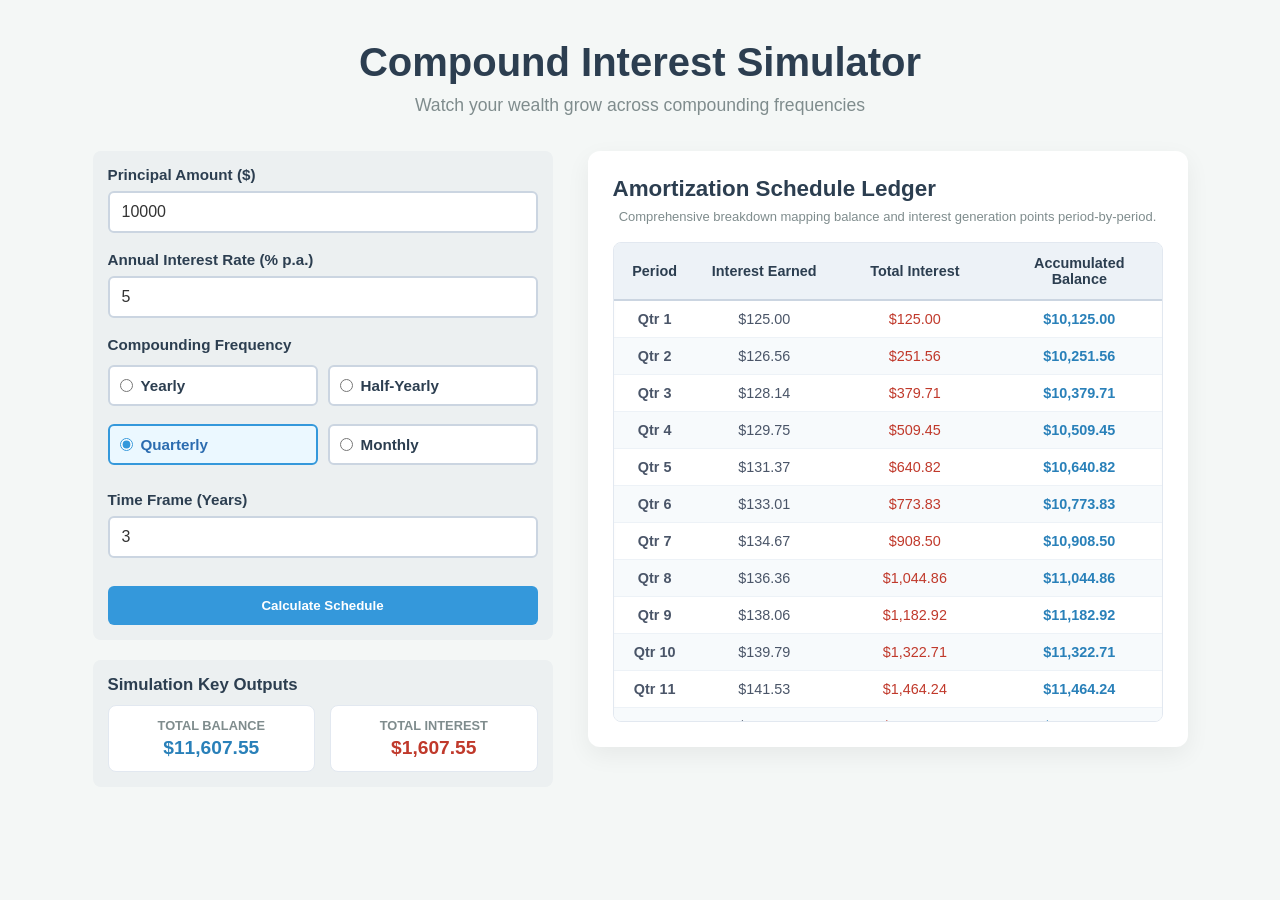
<file: Algebra/compound_interest.html>
<!DOCTYPE html>
<html lang="en">
<head>
    <meta charset="UTF-8">
    <meta name="viewport" content="width=device-width, initial-scale=1.0">
    <title>Compound Interest Simulator</title>
    <link rel="stylesheet" href="../style.css">
    
    <style>
        /* Base layout overrides mirroring the previous layout design architecture */
        body {
            display: flex;
            justify-content: center;
            align-items: flex-start;
            min-height: 100vh;
            padding: 40px 20px;
        }

        .main-wrapper {
            max-width: 1100px;
            width: 100%;
            display: flex;
            flex-direction: column;
            align-items: center;
        }

        .centered-header {
            text-align: center;
            width: 100%;
            margin-bottom: 35px;
        }

        .simulation-layout {
            display: flex;
            flex-direction: row;
            gap: 35px;
            width: 100%;
            justify-content: center;
            align-items: flex-start;
            flex-wrap: wrap;
        }

        .left-panel {
            flex: 1;
            min-width: 360px;
            max-width: 460px;
            display: flex;
            flex-direction: column;
            gap: 20px;
        }

        .right-panel {
            flex: 1.4;
            min-width: 480px;
            max-width: 600px;
            background: white;
            padding: 25px;
            border-radius: 12px;
            box-shadow: 0 8px 24px rgba(0,0,0,0.06);
            display: flex;
            flex-direction: column;
        }

        /* Form styling structures */
        .form-group {
            margin-bottom: 18px;
            display: flex;
            flex-direction: column;
            text-align: left;
        }

        .form-group label {
            font-weight: 600;
            color: #2c3e50;
            margin-bottom: 8px;
            font-size: 0.95rem;
        }

        .form-group input[type="number"] {
            padding: 10px 12px;
            border: 2px solid #cbd5e1;
            border-radius: 6px;
            font-size: 1rem;
            color: #333;
            outline: none;
            transition: border-color 0.2s;
        }

        .form-group input[type="number"]:focus {
            border-color: #3498db;
        }

        /* Polished Radio Button Grid Layout (Symmetric 2x2 Grid) */
        .radio-grid {
            display: grid;
            grid-template-columns: repeat(2, 1fr);
            gap: 10px;
            margin-top: 4px;
        }

        .radio-option {
            display: flex;
            align-items: center;
            padding: 10px;
            background: #ffffff;
            border: 2px solid #cbd5e1;
            border-radius: 6px;
            cursor: pointer;
            transition: all 0.2s ease;
            font-size: 0.9rem;
            font-weight: 500;
        }

        .radio-option input {
            margin-right: 8px;
            accent-color: #3498db;
        }

        .radio-option:hover {
            background: #f8fafc;
            border-color: #94a3b8;
        }

        /* Visual indicator for checked radio boxes */
        .radio-option.selected {
            border-color: #3498db;
            background-color: #ebf8ff;
            color: #2b6cb0;
        }

        /* Error Banner messaging framework */
        .error-message {
            color: #e53e3e;
            background: #fff5f5;
            border: 1px solid #fed7d7;
            padding: 10px;
            border-radius: 6px;
            font-size: 0.85rem;
            margin-bottom: 15px;
            display: none;
            font-weight: 500;
        }

        /* High-performance table schedule display container */
        .table-scroll-container {
            max-height: 480px;
            overflow-y: auto;
            border: 1px solid #e2e8f0;
            border-radius: 8px;
            margin-top: 15px;
            box-shadow: inset 0 2px 4px rgba(0,0,0,0.02);
        }

        .schedule-table {
            width: 100%;
            border-collapse: collapse;
            text-align: center;
            font-size: 0.9rem;
        }

        .schedule-table th {
            background-color: #edf2f7;
            color: #2c3e50;
            font-weight: 600;
            padding: 12px;
            position: sticky;
            top: 0;
            z-index: 10;
            border-bottom: 2px solid #cbd5e1;
            text-align: center;
        }

        .schedule-table td {
            padding: 10px 12px;
            border-bottom: 1px solid #edf2f7;
            color: #4a5568;
            text-align: center;
        }

        .schedule-table tr:nth-child(even) {
            background-color: #f7fafc;
        }

        .schedule-table tr:hover {
            background-color: #edf2f7;
        }

        /* Dynamic metrics performance cards */
        .summary-card {
            display: grid;
            grid-template-columns: 1fr 1fr;
            gap: 15px;
            margin-top: 10px;
        }

        .metric-box {
            background: #ffffff;
            padding: 12px;
            border-radius: 8px;
            border: 1px solid #e2e8f0;
            text-align: center;
        }

        .metric-label {
            font-size: 0.8rem;
            text-transform: uppercase;
            color: #7f8c8d;
            font-weight: 600;
            margin-bottom: 4px;
        }

        .metric-value {
            font-size: 1.2rem;
            font-weight: bold;
        }
    </style>
</head>
<body>

    <div class="main-wrapper">
        <header class="centered-header">
            <h1>Compound Interest Simulator</h1>
            <p>Watch your wealth grow across compounding frequencies</p>
        </header>

        <div class="simulation-layout">
            
            <div class="left-panel">
                <div class="panel" style="margin: 0; text-align: left;">
                    <div id="validation-error" class="error-message"></div>

                    <div class="form-group">
                        <label for="principal">Principal Amount ($)</label>
                        <input type="number" id="principal" value="10000" min="0.01" step="any" placeholder="e.g. 5000">
                    </div>

                    <div class="form-group">
                        <label for="rate">Annual Interest Rate (% p.a.)</label>
                        <input type="number" id="rate" value="5" min="0" max="100" step="any" placeholder="e.g. 4.5">
                    </div>

                    <div class="form-group">
                        <label>Compounding Frequency</label>
                        <div class="radio-grid">
                            <label class="radio-option">
                                <input type="radio" name="frequency" value="1" onclick="syncRadioStyle()"> Yearly
                            </label>
                            <label class="radio-option">
                                <input type="radio" name="frequency" value="2" onclick="syncRadioStyle()"> Half-Yearly
                            </label>
                            <label class="radio-option selected">
                                <input type="radio" name="frequency" value="4" checked onclick="syncRadioStyle()"> Quarterly
                            </label>
                            <label class="radio-option">
                                <input type="radio" name="frequency" value="12" onclick="syncRadioStyle()"> Monthly
                            </label>
                        </div>
                    </div>

                    <div class="form-group">
                        <label for="years">Time Frame (Years)</label>
                        <input type="number" id="years" value="3" min="1" step="1" placeholder="e.g. 5">
                    </div>

                    <button onclick="calculateCompoundInterest()" style="width: 100%; margin-top: 10px;">Calculate Schedule</button>
                </div>

                <div class="panel" style="margin: 0;">
                    <h3 style="color: #2c3e50; font-size: 1.05rem; text-align: left; margin-bottom: 10px;">Simulation Key Outputs</h3>
                    <div class="summary-card">
                        <div class="metric-box">
                            <div class="metric-label">Total Balance</div>
                            <div id="kpi-balance" class="metric-value math"><span class="blue">$0.00</span></div>
                        </div>
                        <div class="metric-box">
                            <div class="metric-label">Total Interest</div>
                            <div id="kpi-interest" class="metric-value math"><span class="red">$0.00</span></div>
                        </div>
                    </div>
                </div>
            </div>

            <div class="right-panel">
                <h2 style="font-size: 1.4rem; margin-bottom: 5px; color: #2c3e50;">Amortization Schedule Ledger</h2>
                <p class="instructions" style="font-size: 13px; color: #7f8c8d; text-align: center;">Comprehensive breakdown mapping balance and interest generation points period-by-period.</p>
                
                <div class="table-scroll-container">
                    <table class="schedule-table">
                        <thead>
                            <tr>
                                <th style="width: 15%;">Period</th>
                                <th style="width: 25%;">Interest Earned</th>
                                <th style="width: 30%;">Total Interest</th>
                                <th style="width: 30%;">Accumulated Balance</th>
                            </tr>
                        </thead>
                        <tbody id="schedule-tbody">
                            <tr>
                                <td colspan="4" style="text-align: center; color: #a0aec0; padding: 30px;">Provide configurations on the left panel to execute calculations.</td>
                            </tr>
                        </tbody>
                    </table>
                </div>
            </div>

        </div>
    </div>

    <script>
        // Adjust style feedback highlighting selected frequency cards dynamically
        function syncRadioStyle() {
            const options = document.querySelectorAll('.radio-option');
            options.forEach(opt => {
                const radio = opt.querySelector('input');
                if (radio.checked) {
                    opt.classList.add('selected');
                } else {
                    opt.classList.remove('selected');
                }
            });
        }

        function calculateCompoundInterest() {
            // Error messaging DOM bindings
            const errorElement = document.getElementById('validation-error');
            errorElement.style.display = 'none';
            errorElement.innerHTML = '';

            // Input Variable Extractions
            const principal = parseFloat(document.getElementById('principal').value);
            const nominalRatePa = parseFloat(document.getElementById('rate').value);
            const years = parseInt(document.getElementById('years').value);
            
            const checkedRadio = document.querySelector('input[name="frequency"]:checked');
            const compoundingPeriodsPerYear = parseInt(checkedRadio.value);

            // Comprehensive Input Validation Framework Checking System
            let validationsPassed = true;
            let errorsList = [];

            if (isNaN(principal) || principal <= 0) {
                errorsList.push("Principal must be a positive number greater than 0.");
                validationsPassed = false;
            }
            if (isNaN(nominalRatePa) || nominalRatePa < 0 || nominalRatePa > 100) {
                errorsList.push("Annual interest rate must fall within a valid range between 0% and 100%.");
                validationsPassed = false;
            }
            if (isNaN(years) || years <= 0) {
                errorsList.push("Time frame duration must register as a positive number of years (minimum 1 year).");
                validationsPassed = false;
            }

            if (!validationsPassed) {
                errorElement.innerHTML = errorsList.join("<br>");
                errorElement.style.display = 'block';
                return;
            }

            // Calculation Constants Engine Variables Configuration
            const totalPeriods = compoundingPeriodsPerYear * years;
            const periodicRate = (nominalRatePa / 100) / compoundingPeriodsPerYear;

            let currentBalance = principal;
            let totalInterestAccumulated = 0;

            const tbody = document.getElementById('schedule-tbody');
            tbody.innerHTML = ''; 

            // Structural Loop rendering execution matrices
            for (let period = 1; period <= totalPeriods; period++) {
                let interestThisPeriod = currentBalance * periodicRate;
                totalInterestAccumulated += interestThisPeriod;
                currentBalance += interestThisPeriod;

                const labelText = getPeriodLabel(period, compoundingPeriodsPerYear);

                tbody.innerHTML += `
                    <tr>
                        <td><strong>${labelText}</strong></td>
                        <td>$${interestThisPeriod.toLocaleString(undefined, {minimumFractionDigits: 2, maximumFractionDigits: 2})}</td>
                        <td style="color: #c0392b; font-weight: 500;">$${totalInterestAccumulated.toLocaleString(undefined, {minimumFractionDigits: 2, maximumFractionDigits: 2})}</td>
                        <td style="color: #2980b9; font-weight: 600;">$${currentBalance.toLocaleString(undefined, {minimumFractionDigits: 2, maximumFractionDigits: 2})}</td>
                    </tr>
                `;
            }

            // Update Dynamic KPI Summary blocks interface properties
            document.getElementById('kpi-balance').innerHTML = `<span class="blue">$${currentBalance.toLocaleString(undefined, {minimumFractionDigits: 2, maximumFractionDigits: 2})}</span>`;
            document.getElementById('kpi-interest').innerHTML = `<span class="red">$${totalInterestAccumulated.toLocaleString(undefined, {minimumFractionDigits: 2, maximumFractionDigits: 2})}</span>`;
        }

        // Context-aware translation labels formatting helper mapping metrics engines 
        function getPeriodLabel(period, frequency) {
            switch(frequency) {
                case 1:
                    return `Yr ${period}`;
                case 2:
                    return `H-Yr ${period}`;
                case 4:
                    return `Qtr ${period}`;
                case 12:
                    return `Mo ${period}`;
                default:
                    return `#${period}`;
            }
        }

        // Fire rendering configurations cleanly on structural DOM setups completion loop
        window.onload = function() {
            syncRadioStyle();
            calculateCompoundInterest();
        };
    </script>
</body>
</html>
</file>
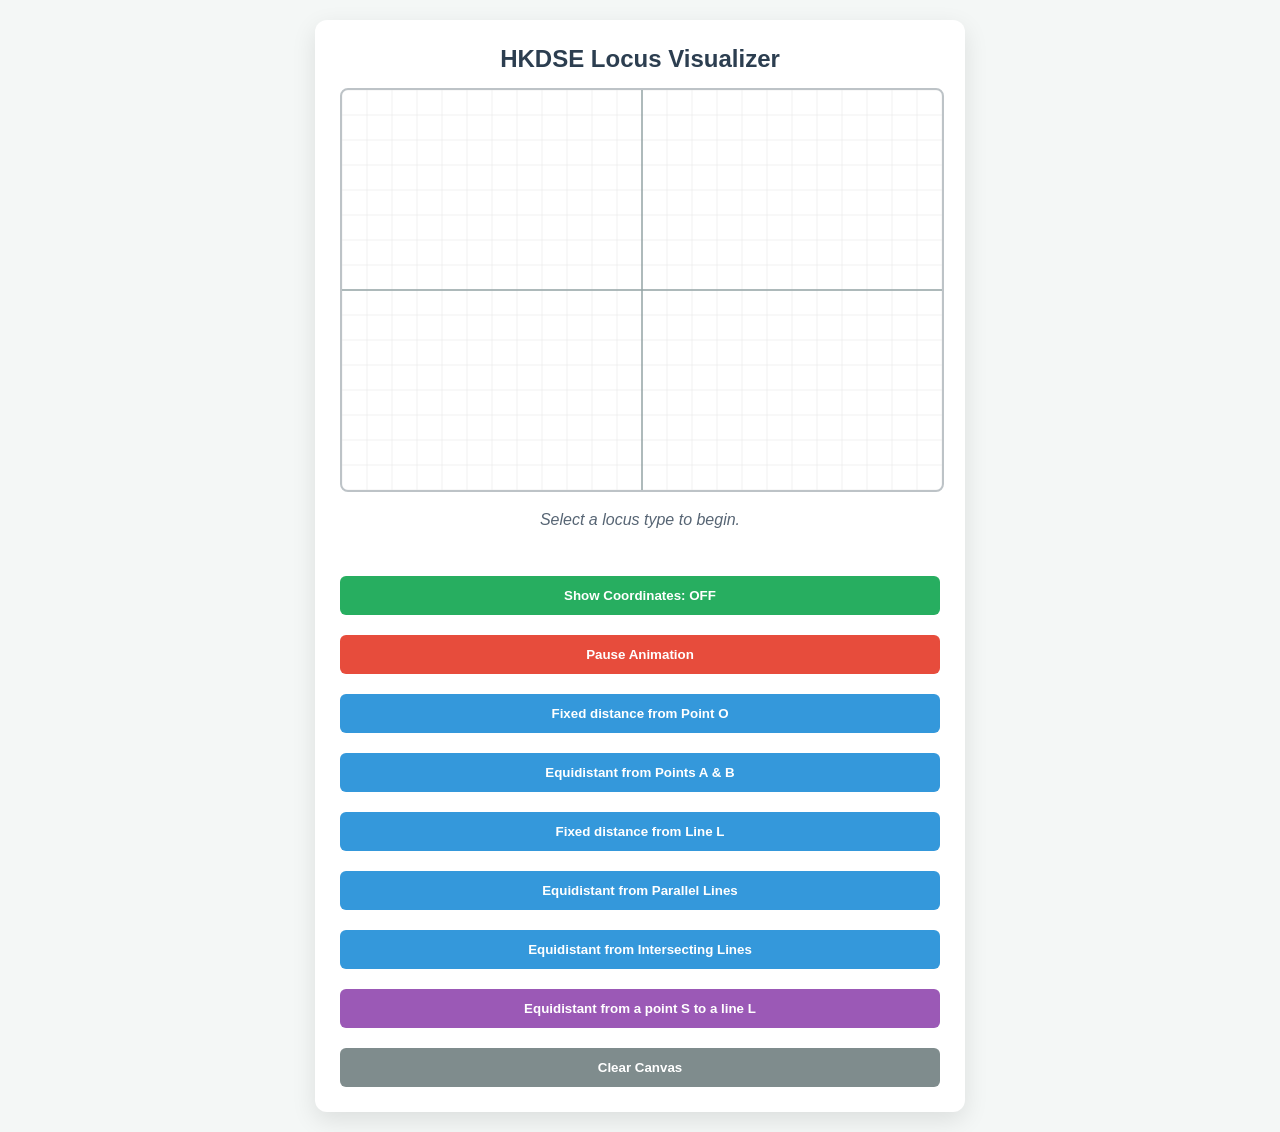
<file: Geometry/dse_locus.html>
<!DOCTYPE html>
<html lang="en">
<head>
    <meta charset="UTF-8">
    <meta name="viewport" content="width=device-width, initial-scale=1.0">
    <title>HKDSE Locus Visualizer - Full Canvas Stretch</title>
    <link rel="stylesheet" href="../style.css">
</head>
<body>

    <div id="container">
        <h2>HKDSE Locus Visualizer</h2>
        <canvas id="locusCanvas" width="600" height="400"></canvas>
        <div id="description">Select a locus type to begin.</div>
        
        <div class="controls">
            <button class="toggle-btn" id="coordToggle" onclick="toggleCoords()">Show Coordinates: OFF</button>
            <button class="pause-btn" id="pauseBtn" onclick="togglePause()">Pause Animation</button>
            
            <button onclick="startLocus('circle')">Fixed distance from Point O</button>
            <button onclick="startLocus('bisector')">Equidistant from Points A & B</button>
            <button onclick="startLocus('parallel_line')">Fixed distance from Line L</button>
            <button onclick="startLocus('mid_parallel')">Equidistant from Parallel Lines</button>
            <button onclick="startLocus('angle_bisector')">Equidistant from Intersecting Lines</button>
            <button class="parabola-btn" onclick="startLocus('parabola')">Equidistant from a point S to a line L</button>
            
            <button class="clear-btn" onclick="resetCanvas()">Clear Canvas</button>
        </div>
    </div>

    <script>
        const canvas = document.getElementById('locusCanvas');
        const ctx = canvas.getContext('2d');
        const desc = document.getElementById('description');
        const pauseBtn = document.getElementById('pauseBtn');
        const coordBtn = document.getElementById('coordToggle');
        
        let animationId, progress = 0, showCoords = false, isPaused = false, currentType = null;
        const centerX = 300, centerY = 200;

        function toggleCoords() {
            showCoords = !showCoords;
            coordBtn.innerText = `Show Coordinates: ${showCoords ? 'ON' : 'OFF'}`;
            coordBtn.classList.toggle('active', showCoords);
            if (currentType) redraw();
        }

        function togglePause() {
            if (!currentType || progress >= 1.1) return;
            isPaused = !isPaused;
            pauseBtn.innerText = isPaused ? "Resume Animation" : "Pause Animation";
            pauseBtn.classList.toggle('active', isPaused);
            if (!isPaused) animate();
        }

        function drawGrid() {
            ctx.lineWidth = 0.5; ctx.strokeStyle = "#e0e0e0";
            for (let x = 0; x <= 600; x += 25) { ctx.beginPath(); ctx.moveTo(x, 0); ctx.lineTo(x, 400); ctx.stroke(); }
            for (let y = 0; y <= 400; y += 25) { ctx.beginPath(); ctx.moveTo(0, y); ctx.lineTo(600, y); ctx.stroke(); }
            ctx.lineWidth = 1.5; ctx.strokeStyle = "#95a5a6";
            ctx.beginPath(); ctx.moveTo(centerX, 0); ctx.lineTo(centerX, 400); ctx.stroke();
            ctx.beginPath(); ctx.moveTo(0, centerY); ctx.lineTo(600, centerY); ctx.stroke();
        }

        function drawPoint(x, y, label, color = "black", isMoving = false) {
            ctx.fillStyle = color; ctx.beginPath(); ctx.arc(x, y, isMoving ? 5 : 4, 0, Math.PI * 2); ctx.fill();
            let txt = label + (showCoords ? ` (${Math.round(x-centerX)}, ${Math.round(centerY-y)})` : "");
            ctx.font = "14px sans-serif";
            ctx.fillText(txt, x + 10, y - 10);
        }

        function drawRightAngle(x, y, angle) {
            const s = 10; ctx.save(); ctx.translate(x, y); ctx.rotate(angle);
            ctx.strokeStyle = "blue"; ctx.lineWidth = 1; ctx.strokeRect(0, -s, s, s);
            ctx.restore();
        }

        function resetCanvas() { 
            cancelAnimationFrame(animationId); 
            ctx.clearRect(0, 0, 600, 400); 
            drawGrid(); 
            progress = 0; currentType = null; isPaused = false;
            pauseBtn.innerText = "Pause Animation"; pauseBtn.classList.remove('active');
            desc.innerText = "Select a locus type to begin.";
        }

        function startLocus(type) { resetCanvas(); currentType = type; animate(); }

        function redraw() { ctx.clearRect(0, 0, 600, 400); drawGrid(); renderFrame(currentType); }

        function animate() {
            if (isPaused) return;
            redraw();
            progress += 0.003; 
            if (progress > 1.1) { progress = 1.1; redraw(); return; }
            animationId = requestAnimationFrame(animate);
        }

        function renderFrame(type) {
            ctx.lineWidth = 3; ctx.lineCap = "round";
            
            if (type === 'parabola') {
                desc.innerText = "Locus: Parabola";
                const p = 50, vY = centerY + 50; 
                const focusY = vY - p, directrixY = vY + p;
                
                ctx.strokeStyle = "#2c3e50"; ctx.lineWidth = 2;
                ctx.beginPath(); ctx.moveTo(0, directrixY); ctx.lineTo(600, directrixY); ctx.stroke();
                ctx.fillStyle = "black"; ctx.font = "14px sans-serif";
                ctx.fillText("L", 10, directrixY + 20);
                drawPoint(centerX, focusY, "S");

                ctx.strokeStyle = "#e74c3c";
                const pP = Math.min(1, progress / 1.0);
                const startX = -250, endX = startX + (500 * pP);
                ctx.beginPath();
                for (let x = startX; x <= endX; x++) {
                    let cx = centerX + x, cy = vY - (x * x) / (4 * p);
                    if (x === startX) ctx.moveTo(cx, cy); else ctx.lineTo(cx, cy);
                }
                ctx.stroke();

                const px = centerX + endX, py = vY - (endX * endX) / (4 * p);
                const dist = Math.round(directrixY - py);
                ctx.setLineDash([5, 5]); ctx.strokeStyle = "blue"; ctx.lineWidth = 1.5;
                ctx.beginPath(); ctx.moveTo(px, py); ctx.lineTo(centerX, focusY); ctx.stroke();
                ctx.beginPath(); ctx.moveTo(px, py); ctx.lineTo(px, directrixY); ctx.stroke();
                ctx.setLineDash([]);
                drawRightAngle(px, directrixY, 0);
                
                ctx.fillStyle = "blue"; ctx.font = "bold 16px sans-serif";
                ctx.fillText(`Distance PS = ${dist}`, 20, 40);
                ctx.fillText(`Distance PL = ${dist}`, 20, 65);
                drawPoint(px, py, "P", "#e74c3c", true);
            }
            else if (type === 'angle_bisector') {
                desc.innerText = "Locus: A pair of angle bisectors";
                ctx.strokeStyle = "#2c3e50"; ctx.lineWidth = 2;
                // Fixed: Intersecting lines now extend to canvas boundaries (0-600 width)
                ctx.beginPath(); ctx.moveTo(0, 50); ctx.lineTo(600, 350); ctx.stroke();
                ctx.beginPath(); ctx.moveTo(0, 350); ctx.lineTo(600, 50); ctx.stroke();

                const p1P = Math.min(1, progress / 0.9), p2P = Math.max(0, Math.min(1, (progress - 0.1) / 0.9));
                ctx.strokeStyle = "#e74c3c";
                let p1x = 600 - (600 * p1P), p1y = centerY;
                ctx.beginPath(); ctx.moveTo(600, centerY); ctx.lineTo(p1x, p1y); ctx.stroke();
                let p2x = centerX, p2y = 400 * p2P;
                ctx.beginPath(); ctx.moveTo(centerX, 0); ctx.lineTo(p2x, p2y); ctx.stroke();

                const drawPerps = (px, py, label, active) => {
                    if (!active) return;
                    let m = 0.5, f1x = (px + m*py - m*centerY + m*m*centerX) / (1 + m*m), f1y = centerY + m*(f1x - centerX);
                    let f2x = (px - m*py + m*centerY + m*m*centerX) / (1 + m*m), f2y = centerY - m*(f2x - centerX);
                    ctx.setLineDash([5,5]); ctx.strokeStyle="blue"; ctx.lineWidth=1.5;
                    ctx.beginPath(); ctx.moveTo(px,py); ctx.lineTo(f1x,f1y); ctx.stroke();
                    ctx.beginPath(); ctx.moveTo(px,py); ctx.lineTo(f2x,f2y); ctx.stroke();
                    ctx.setLineDash([]); 
                    drawRightAngle(f1x, f1y, Math.atan(m)); 
                    drawRightAngle(f2x, f2y, -Math.atan(m));
                    drawPoint(px, py, label, "#e74c3c", true);
                };
                drawPerps(p1x, p1y, "P1", p1P > 0); drawPerps(p2x, p2y, "P2", p2P > 0);
            }
            else if (type === 'parallel_line') {
                desc.innerText = "Locus: A pair of parallel lines";
                const d = 70;
                ctx.strokeStyle = "#2c3e50"; ctx.lineWidth = 2;
                ctx.beginPath(); ctx.moveTo(0, centerY); ctx.lineTo(600, centerY); ctx.stroke();
                const p1P = Math.min(1, progress / 0.9), p2P = Math.max(0, Math.min(1, (progress - 0.1) / 0.9));
                let cx1 = 600 * p1P, cx2 = 600 * p2P;
                ctx.strokeStyle = "#e74c3c";
                ctx.beginPath(); ctx.moveTo(0, centerY-d); ctx.lineTo(cx1, centerY-d); ctx.stroke();
                ctx.beginPath(); ctx.moveTo(0, centerY+d); ctx.lineTo(cx2, centerY+d); ctx.stroke();
                if (p1P > 0) {
                    ctx.setLineDash([5,5]); ctx.strokeStyle="blue"; ctx.beginPath(); ctx.moveTo(cx1, centerY); ctx.lineTo(cx1, centerY-d); ctx.stroke();
                    ctx.setLineDash([]); drawRightAngle(cx1, centerY, 0); drawPoint(cx1, centerY-d, "P1", "#e74c3c", true);
                }
                if (p2P > 0) {
                    ctx.setLineDash([5,5]); ctx.strokeStyle="blue"; ctx.beginPath(); ctx.moveTo(cx2, centerY); ctx.lineTo(cx2, centerY+d); ctx.stroke();
                    ctx.setLineDash([]); drawRightAngle(cx2, centerY, 0); drawPoint(cx2, centerY+d, "P2", "#e74c3c", true);
                }
            }
            else if (type === 'circle') {
                desc.innerText = "Locus: A circle with center O and radius OP";
                const r = 100; drawPoint(centerX, centerY, "O");
                const curP = Math.min(1, progress);
                ctx.strokeStyle = "#e74c3c"; ctx.beginPath(); ctx.arc(centerX, centerY, r, 0, Math.PI*2*curP); ctx.stroke();
                let px = centerX + r*Math.cos(Math.PI*2*curP), py = centerY + r*Math.sin(Math.PI*2*curP);
                ctx.setLineDash([5,5]); ctx.strokeStyle="blue"; ctx.beginPath(); ctx.moveTo(centerX,centerY); ctx.lineTo(px,py); ctx.stroke();
                ctx.setLineDash([]); drawPoint(px, py, "P", "#e74c3c", true);
            }
            else if (type === 'bisector') {
                desc.innerText = "Locus: The perpendicular bisector of segment AB";
                const ax = centerX - 100, ay = centerY + 50, bx = centerX + 100, by = centerY - 50;
                drawPoint(ax, ay, "A"); drawPoint(bx, by, "B");
                ctx.setLineDash([4, 4]); ctx.strokeStyle = "#bdc3c7"; ctx.beginPath(); ctx.moveTo(ax, ay); ctx.lineTo(bx, by); ctx.stroke();
                ctx.setLineDash([]);
                const mx = (ax + bx) / 2, my = (ay + by) / 2, dx = -(by - ay), dy = (bx - ax);
                const curP = Math.min(1, progress);
                const px = (mx - dx * 1.2) + (dx * 2.4 * curP), py = (my - dy * 1.2) + (dy * 2.4 * curP);
                ctx.strokeStyle = "#e74c3c"; ctx.beginPath(); ctx.moveTo(mx-dx*1.2, my-dy*1.2); ctx.lineTo(px, py); ctx.stroke();
                ctx.setLineDash([5, 5]); ctx.strokeStyle = "blue"; ctx.beginPath(); ctx.moveTo(ax, ay); ctx.lineTo(px, py); ctx.stroke();
                ctx.beginPath(); ctx.moveTo(bx, by); ctx.lineTo(px, py); ctx.stroke();
                ctx.setLineDash([]); drawPoint(px, py, "P", "#e74c3c", true);
            }
            else if (type === 'mid_parallel') {
                desc.innerText = "Locus: A line parallel to the two lines";
                const offset = 60; ctx.strokeStyle = "#2c3e50"; ctx.lineWidth = 2;
                ctx.beginPath(); ctx.moveTo(0, centerY-offset); ctx.lineTo(600, centerY-offset); ctx.stroke();
                ctx.beginPath(); ctx.moveTo(0, centerY+offset); ctx.lineTo(600, centerY+offset); ctx.stroke();
                ctx.strokeStyle = "#e74c3c"; const curP = Math.min(1, progress); let curX = 600 * curP;
                ctx.beginPath(); ctx.moveTo(0, centerY); ctx.lineTo(curX, centerY); ctx.stroke();
                ctx.setLineDash([5, 5]); ctx.strokeStyle = "blue"; 
                ctx.beginPath(); ctx.moveTo(curX, centerY); ctx.lineTo(curX, centerY-offset); ctx.stroke();
                ctx.beginPath(); ctx.moveTo(curX, centerY); ctx.lineTo(curX, centerY+offset); ctx.stroke();
                ctx.setLineDash([]); 
                drawRightAngle(curX, centerY-offset, 0); 
                drawRightAngle(curX, centerY+offset, 0);
                drawPoint(curX, centerY, "P", "#e74c3c", true);
            }
        }
        drawGrid();
    </script>
</body>
</html>
</file>
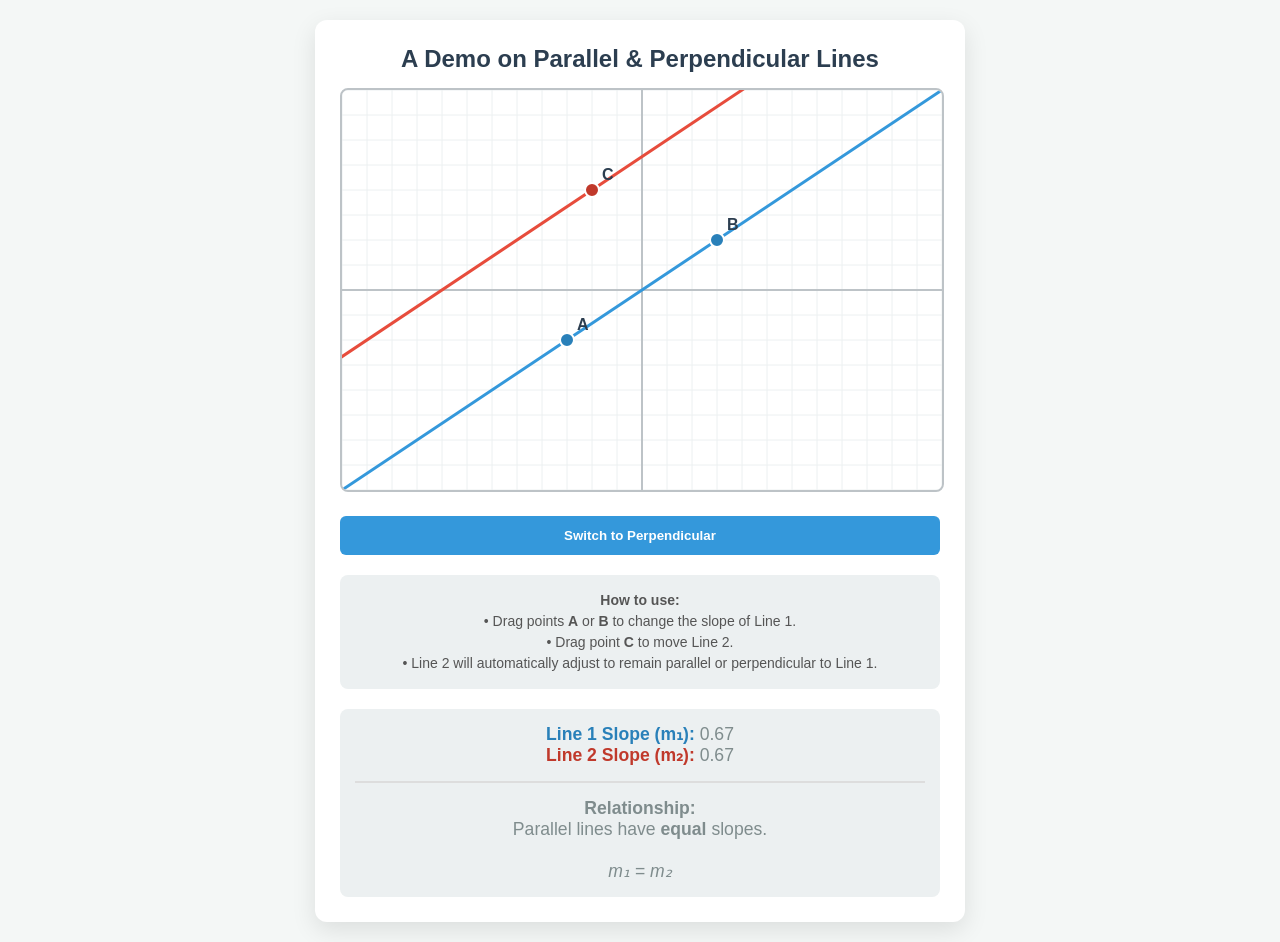
<file: Geometry/parallel_and_perpendicular.html>
<!DOCTYPE html>
<html lang="en">
<head>
    <meta charset="UTF-8">
    <meta name="viewport" content="width=device-width, initial-scale=1.0">
    <title>Parallel & Perpendicular Lines</title>
    <link rel="stylesheet" href="../style.css">
</head>
<body>
    <div id="container">
        <h2>A Demo on Parallel & Perpendicular Lines</h2>
        <canvas id="parallel_perpendicular_canva" width="600" height="400"></canvas>

        <div class="controls">
            <button id="toggleBtn">Switch to Perpendicular</button>
            
            <div class="panel instructions">
                <strong>How to use:</strong><br>
                • Drag points <strong>A</strong> or <strong>B</strong> to change the slope of Line 1.<br>
                • Drag point <strong>C</strong> to move Line 2.<br>
                • Line 2 will automatically adjust to remain parallel or perpendicular to Line 1.
            </div>

            <div class="panel math" id="mathOutput">
                </div>
        </div>
    </div>

    <script>
        const canvas = document.getElementById('parallel_perpendicular_canva');
        const ctx = canvas.getContext('2d');
        const toggleBtn = document.getElementById('toggleBtn');
        const mathOutput = document.getElementById('mathOutput');

        const width = canvas.width;
        const height = canvas.height;
        const unit = 25; // 25 pixels per grid unit
        const originX = width / 2;
        const originY = height / 2;

        let mode = 'parallel'; // Can be 'parallel' or 'perpendicular'
        let draggingPoint = null;

        // Points defining our lines (Math coordinates)
        let pts = {
            A: { x: -3, y: -2, color: '#2980b9' },
            B: { x: 3, y: 2, color: '#2980b9' },
            C: { x: -2, y: 4, color: '#c0392b' }
        };

        // Convert Math coordinates to Canvas pixel coordinates
        function toCanvas(x, y) {
            return {
                x: originX + x * unit,
                y: originY - y * unit
            };
        }

        // Convert Canvas pixel coordinates to Math coordinates
        function toMath(x, y) {
            return {
                x: (x - originX) / unit,
                y: (originY - y) / unit
            };
        }

        // Handle Mode Toggle
        toggleBtn.addEventListener('click', () => {
            if (mode === 'parallel') {
                mode = 'perpendicular';
                toggleBtn.innerText = 'Switch to Parallel';
                toggleBtn.style.backgroundColor = '#e67e22';
            } else {
                mode = 'parallel';
                toggleBtn.innerText = 'Switch to Perpendicular';
                toggleBtn.style.backgroundColor = '#3498db';
            }
            draw();
        });

        // Mouse Interactions
        canvas.addEventListener('mousedown', (e) => {
            const rect = canvas.getBoundingClientRect();
            const mouseX = e.clientX - rect.left;
            const mouseY = e.clientY - rect.top;
            const mathPos = toMath(mouseX, mouseY);

            // Check if user clicked near any point
            for (let key in pts) {
                let dx = pts[key].x - mathPos.x;
                let dy = pts[key].y - mathPos.y;
                if (Math.sqrt(dx * dx + dy * dy) < 0.6) { // Click tolerance
                    draggingPoint = key;
                    break;
                }
            }
        });

        canvas.addEventListener('mousemove', (e) => {
            if (draggingPoint) {
                const rect = canvas.getBoundingClientRect();
                const mouseX = e.clientX - rect.left;
                const mouseY = e.clientY - rect.top;
                
                let newPos = toMath(mouseX, mouseY);
                
                // Prevent A and B from perfectly overlapping to avoid undefined slopes
                if (draggingPoint === 'A' || draggingPoint === 'B') {
                    let other = draggingPoint === 'A' ? pts.B : pts.A;
                    if (Math.abs(newPos.x - other.x) < 0.1 && Math.abs(newPos.y - other.y) < 0.1) {
                        return; // Ignore movement if they get too close
                    }
                }
                
                pts[draggingPoint].x = newPos.x;
                pts[draggingPoint].y = newPos.y;
                draw();
            }
        });

        window.addEventListener('mouseup', () => draggingPoint = null);

        // Core Drawing Function
        function draw() {
            ctx.clearRect(0, 0, width, height);
            drawGrid();

            // Calculate Slopes
            let dx1 = pts.B.x - pts.A.x;
            let dy1 = pts.B.y - pts.A.y;
            let m1 = (dx1 === 0) ? Infinity : dy1 / dx1;

            let m2;
            if (mode === 'parallel') {
                m2 = m1;
            } else { // perpendicular
                if (m1 === 0) m2 = Infinity;
                else if (m1 === Infinity) m2 = 0;
                else m2 = -1 / m1;
            }

            // Draw Lines
            drawLine(pts.A, m1, '#3498db'); // Line 1 (Blue)
            drawLine(pts.C, m2, '#e74c3c'); // Line 2 (Red)

            // Draw Draggable Points
            for (let key in pts) {
                drawPoint(pts[key].x, pts[key].y, key, pts[key].color);
            }

            updateMathText(m1, m2);
        }

        // Draw the coordinate grid
        function drawGrid() {
            ctx.strokeStyle = '#ecf0f1';
            ctx.lineWidth = 1;
            for (let i = 0; i <= width; i += unit) {
                ctx.beginPath(); ctx.moveTo(i, 0); ctx.lineTo(i, height); ctx.stroke();
                ctx.beginPath(); ctx.moveTo(0, i); ctx.lineTo(width, i); ctx.stroke();
            }
            // X and Y axis
            ctx.strokeStyle = '#bdc3c7';
            ctx.lineWidth = 2;
            ctx.beginPath(); ctx.moveTo(0, originY); ctx.lineTo(width, originY); ctx.stroke();
            ctx.beginPath(); ctx.moveTo(originX, 0); ctx.lineTo(originX, height); ctx.stroke();
        }

        // Draw an infinite line given a point and a slope
        function drawLine(mathPt, m, color) {
            ctx.beginPath();
            ctx.strokeStyle = color;
            ctx.lineWidth = 3;
            
            if (m === Infinity || m === -Infinity || Math.abs(m) > 1000) {
                // Vertical Line
                let p1 = toCanvas(mathPt.x, 20);
                let p2 = toCanvas(mathPt.x, -20);
                ctx.moveTo(p1.x, p1.y);
                ctx.lineTo(p2.x, p2.y);
            } else {
                // Find points far to the left and right (-30 and +30 units)
                let y1 = mathPt.y + m * (-30 - mathPt.x);
                let y2 = mathPt.y + m * (30 - mathPt.x);
                let p1 = toCanvas(-30, y1);
                let p2 = toCanvas(30, y2);
                ctx.moveTo(p1.x, p1.y);
                ctx.lineTo(p2.x, p2.y);
            }
            ctx.stroke();
        }

        // Draw the interactive points and their labels
        function drawPoint(x, y, label, color) {
            let pos = toCanvas(x, y);
            ctx.beginPath();
            ctx.arc(pos.x, pos.y, 7, 0, Math.PI * 2);
            ctx.fillStyle = color;
            ctx.fill();
            ctx.strokeStyle = 'white';
            ctx.lineWidth = 2;
            ctx.stroke();

            ctx.fillStyle = '#2c3e50';
            ctx.font = 'bold 16px Arial';
            ctx.fillText(label, pos.x + 10, pos.y - 10);
        }

        // Update the textual readouts for slopes
        function updateMathText(m1, m2) {
            const formatSlope = (m) => {
                if (m === Infinity || m === -Infinity || Math.abs(m) > 1000) return "Undefined (Vertical)";
                if (Math.abs(m) < 0.001) return "0.00 (Horizontal)";
                return m.toFixed(2);
            };

            let m1_str = formatSlope(m1);
            let m2_str = formatSlope(m2);

            let html = `<p><span class="blue">Line 1 Slope (m₁):</span> ${m1_str}</p>`;
            html += `<p><span class="red">Line 2 Slope (m₂):</span> ${m2_str}</p>`;
            html += `<hr style="border:1px solid #ddd; margin: 15px 0;">`;

            if (mode === 'parallel') {
                html += `<p><strong>Relationship:</strong><br>Parallel lines have <strong>equal</strong> slopes.<br><br><i>m₁ = m₂</i></p>`;
            } else {
                let product = (m1 === 0 || m1 === Infinity || Math.abs(m1) > 1000 || Math.abs(m2) > 1000) 
                              ? "N/A (One line is vertical)" 
                              : (m1 * m2).toFixed(2);
                
                html += `<p><strong>Relationship:</strong><br>Perpendicular lines have <strong>negative reciprocal</strong> slopes.<br><br><i>m₁ × m₂ = -1</i></p>`;
                if(product !== "N/A (One line is vertical)") {
                    html += `<p>Calculation: ${m1.toFixed(2)} × ${m2.toFixed(2)} = ${product}</p>`;
                }
            }
            mathOutput.innerHTML = html;
        }

        // Initial Draw
        draw();
    </script>
</body>
</html>
</file>
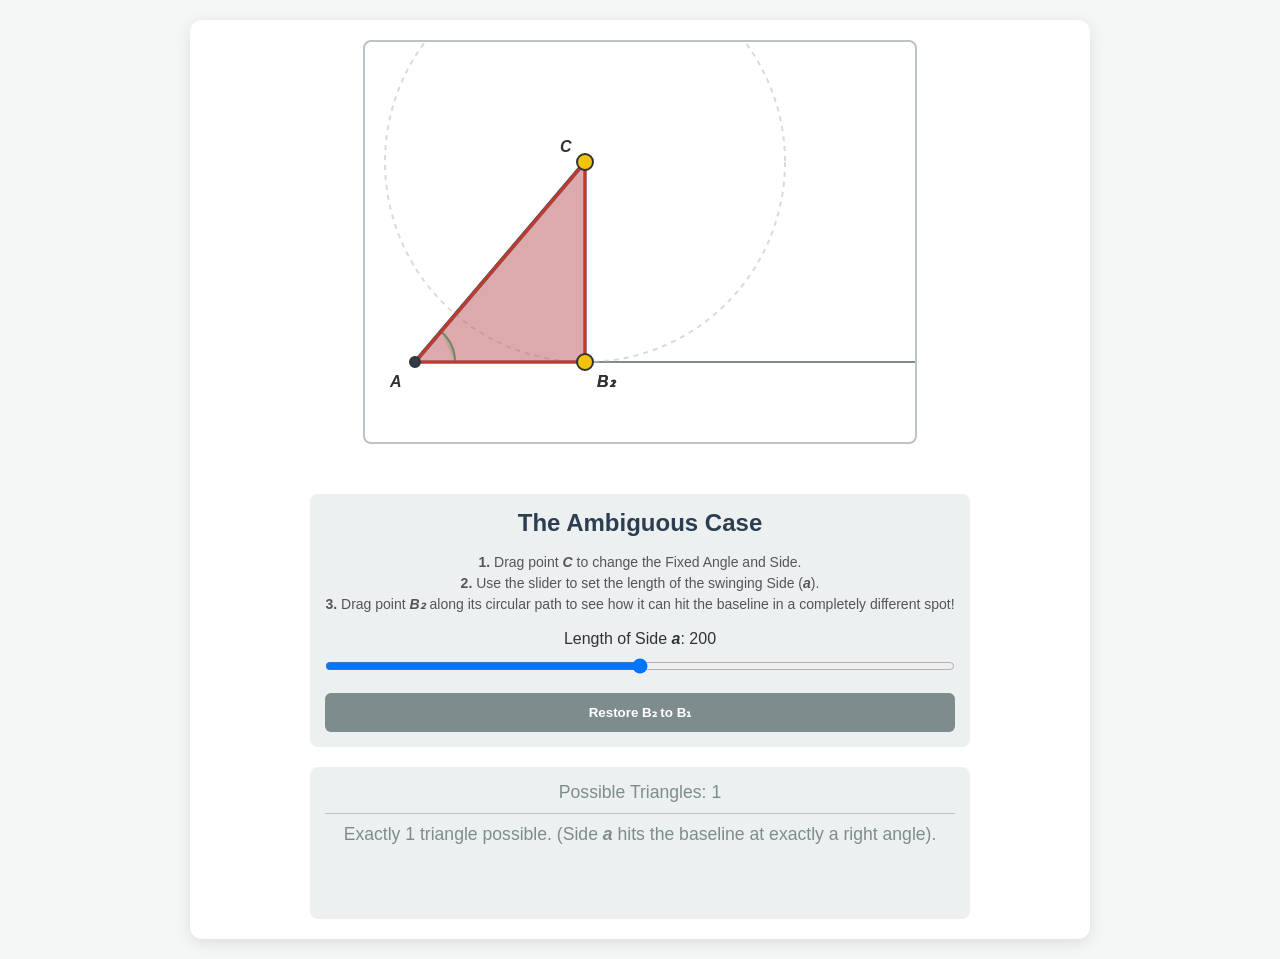
<file: Geometry/s-s-a.html>
<!DOCTYPE html>
<html lang="en">
<head>
    <meta charset="UTF-8">
    <meta name="viewport" content="width=device-width, initial-scale=1.0">
    <title>Why ASS is Not a Congruence Criterion</title>
    <link rel="stylesheet" href="../style.css">
    <style>
        /* --- CUSTOM ADDITIONS FOR SLIDER --- */
        .slider-container {
            margin-top: 15px;
        }
        input[type=range] {
            width: 100%;
            margin-top: 10px;
        }
        .btn-container { margin-top: 15px; }
    </style>
</head>
<body>

    <div class="container">
        <canvas id="mathCanvas" width="550" height="400"></canvas>

        <div class="controls">
            <div class="panel">
                <h2>The Ambiguous Case</h2>
                <p class="instructions">
                    <strong>1.</strong> Drag point <strong><em>C</em></strong> to change the Fixed Angle and Side.<br>
                    <strong>2.</strong> Use the slider to set the length of the swinging Side (<strong><em>a</em></strong>).<br>
                    <strong>3.</strong> Drag point <strong><em>B₂</em></strong> along its circular path to see how it can hit the baseline in a completely different spot!
                </p>
                <div class="slider-container">
                    <label for="sideASlider">Length of Side <strong><em>a</em></strong>: <span id="sideAVal">200</span></label>
                    <input type="range" id="sideASlider" min="50" max="350" value="200">
                </div>
                <div class="btn-container">
                    <button id="restoreBtn" class="clear-btn" style="width: 100%;">Restore B₂ to B₁</button>
                </div>
            </div>

            <div class="panel">
                <div class="math">
                    <p>Possible Triangles: <span id="triCount" class="blue">0</span></p>
                    <hr style="margin: 10px 0; border: 0; border-top: 1px solid #bdc3c7;">
                    <p id="explanation" style="min-height: 80px;"></p>
                </div>
            </div>
        </div>
    </div>

    <script>
        const canvas = document.getElementById('mathCanvas');
        const ctx = canvas.getContext('2d');
        const sideASlider = document.getElementById('sideASlider');
        const sideAValDisplay = document.getElementById('sideAVal');
        const triCountDisplay = document.getElementById('triCount');
        const explanationDisplay = document.getElementById('explanation');
        const restoreBtn = document.getElementById('restoreBtn');

        // State variables
        const A = { x: 50, y: 320 }; 
        let C = { x: 220, y: 120 };  
        let radiusA = parseInt(sideASlider.value); 
        
        // Interaction variables
        let isDraggingC = false;
        let isDraggingB2 = false;
        let b2Detached = false; // Tracks if user has moved B2 away from B1
        let angleB2 = 0;        // Current rotation angle of B2 around C
        let currentB2 = null;   // The calculated (x,y) of B2

        // Event Listeners for Interaction
        canvas.addEventListener('mousedown', (e) => {
            const rect = canvas.getBoundingClientRect();
            const mouseX = e.clientX - rect.left;
            const mouseY = e.clientY - rect.top;

            // Priority 1: Check B2 drag
            if (currentB2) {
                const distB2 = Math.hypot(mouseX - currentB2.x, mouseY - currentB2.y);
                if (distB2 < 15) {
                    isDraggingB2 = true;
                    b2Detached = true; 
                    return; // Stop checking so we don't drag C simultaneously
                }
            }

            // Priority 2: Check C drag
            const distC = Math.hypot(mouseX - C.x, mouseY - C.y);
            if (distC < 20) {
                isDraggingC = true;
            }
        });

        canvas.addEventListener('mousemove', (e) => {
            const rect = canvas.getBoundingClientRect();
            const mouseX = e.clientX - rect.left;
            const mouseY = e.clientY - rect.top;

            if (isDraggingB2) {
                // Update B2 angle relative to C
                angleB2 = Math.atan2(mouseY - C.y, mouseX - C.x);
                draw();
            } else if (isDraggingC) {
                // Update C position
                C.x = mouseX;
                C.y = mouseY;
                // Keep C in bounds
                C.x = Math.max(50, Math.min(C.x, canvas.width - 50));
                C.y = Math.max(30, Math.min(C.y, A.y - 20));
                draw();
            }
        });

        canvas.addEventListener('mouseup', () => { 
            isDraggingC = false; 
            isDraggingB2 = false; 
        });
        canvas.addEventListener('mouseleave', () => { 
            isDraggingC = false; 
            isDraggingB2 = false; 
        });

        // Slider Event
        sideASlider.addEventListener('input', (e) => {
            radiusA = parseInt(e.target.value);
            sideAValDisplay.textContent = radiusA;
            draw();
        });

        // Restore Button Event
        restoreBtn.addEventListener('click', () => {
            b2Detached = false;
            draw();
        });

        function draw() {
            ctx.clearRect(0, 0, canvas.width, canvas.height);

            // 1. Draw baseline
            ctx.beginPath();
            ctx.moveTo(A.x, A.y);
            ctx.lineTo(canvas.width, A.y);
            ctx.strokeStyle = '#7f8c8d';
            ctx.lineWidth = 2;
            ctx.stroke();

            // 2. Draw Angle arc at A
            const angle = Math.atan2(C.y - A.y, C.x - A.x);
            ctx.beginPath();
            ctx.arc(A.x, A.y, 40, 0, angle, true);
            ctx.fillStyle = 'rgba(46, 204, 113, 0.3)';
            ctx.fill();
            ctx.strokeStyle = '#27ae60';
            ctx.stroke();

            // 3. Draw Fixed Side 'b' (A to C)
            ctx.beginPath();
            ctx.moveTo(A.x, A.y);
            ctx.lineTo(C.x, C.y);
            ctx.strokeStyle = '#2c3e50';
            ctx.lineWidth = 4;
            ctx.stroke();

            // 4. Draw swinging circle
            ctx.beginPath();
            ctx.arc(C.x, C.y, radiusA, 0, Math.PI * 2);
            ctx.strokeStyle = 'rgba(189, 195, 199, 0.6)';
            ctx.setLineDash([5, 5]);
            ctx.lineWidth = 2;
            ctx.stroke();
            ctx.setLineDash([]); 

            // 5. Calculate Intersections
            const dy = A.y - C.y;
            const dxSq = radiusA * radiusA - dy * dy;
            let intersections = [];
            
            if (dxSq >= 0) {
                const dx = Math.sqrt(dxSq);
                const x1 = C.x + dx;
                const x2 = C.x - dx;
                if (x1 > A.x) intersections.push({ x: x1, y: A.y });
                if (x2 > A.x && Math.abs(x1 - x2) > 0.5) intersections.push({ x: x2, y: A.y });
            }

            // Sort so the right-most point (larger triangle) is always B1 (index 0)
            intersections.sort((a, b) => b.x - a.x);

            if (intersections.length === 0) {
                currentB2 = null;
                triCountDisplay.textContent = "0";
                triCountDisplay.className = "red";
                explanationDisplay.innerHTML = "Side <strong><em>a</em></strong> is too short to reach the baseline. No triangle can be formed.";
            } else {
                let B1 = intersections[0];

                // If B2 hasn't been detached by the user, clamp it to B1
                if (!b2Detached) {
                    angleB2 = Math.atan2(B1.y - C.y, B1.x - C.x);
                }

                // Calculate B2's actual physical coordinate on the circle
                currentB2 = {
                    x: C.x + radiusA * Math.cos(angleB2),
                    y: C.y + radiusA * Math.sin(angleB2)
                };

                // Explain what's happening based on baseline hits
                if (intersections.length === 1) {
                    triCountDisplay.textContent = "1";
                    triCountDisplay.className = "";
                    explanationDisplay.innerHTML = "Exactly 1 triangle possible. (Side <strong><em>a</em></strong> hits the baseline at exactly a right angle).";
                } else if (intersections.length === 2) {
                    triCountDisplay.textContent = "2 (Ambiguous!)";
                    triCountDisplay.className = "red";
                    explanationDisplay.innerHTML = "Notice how swinging <strong><em>B₂</em></strong> finds a second valid spot on the baseline. <span class='red'>Two completely different triangles</span> share the exact same Angle-Side-Side!";
                }

                // Draw Triangle 1 (Fixed to B1)
                drawTriangle(A, C, B1, 'rgba(52, 152, 219, 0.2)', '#2980b9');
                
                // Draw Triangle 2 (Swinging with B2)
                drawTriangle(A, C, currentB2, 'rgba(231, 76, 60, 0.4)', '#c0392b');

                // Draw points
                drawPoint(B1, 'B₁', false);
                drawPoint(currentB2, 'B₂', true); 
            }

            // Draw A and C
            drawPoint(A, 'A', false);
            drawPoint(C, 'C', true); 
        }

        function drawTriangle(p1, p2, p3, fillColor, strokeColor) {
            ctx.beginPath();
            ctx.moveTo(p1.x, p1.y);
            ctx.lineTo(p2.x, p2.y);
            ctx.lineTo(p3.x, p3.y);
            ctx.closePath();
            ctx.fillStyle = fillColor;
            ctx.fill();
            ctx.strokeStyle = strokeColor;
            ctx.lineWidth = 3;
            ctx.stroke();
        }

        function drawPoint(p, label, isInteractive = false) {
            ctx.beginPath();
            // B2 gets a slightly larger radius to indicate it's draggable
            ctx.arc(p.x, p.y, isInteractive ? 8 : 5, 0, Math.PI * 2);
            ctx.fillStyle = isInteractive ? '#f1c40f' : '#2c3e50'; // Yellow for interactive
            ctx.fill();
            ctx.strokeStyle = '#333';
            ctx.lineWidth = 2;
            ctx.stroke();

            ctx.fillStyle = '#333';
            // CHANGED: Added "italic" to the font style
            ctx.font = 'italic bold 16px sans-serif';
            let xOff = (label === 'A' || label === 'C') ? -25 : 12;
            let yOff = (label === 'C') ? -10 : 25;
            ctx.fillText(label, p.x + xOff, p.y + yOff);
        }

        // Initialize
        draw();
    </script>
</body>
</html>
</file>
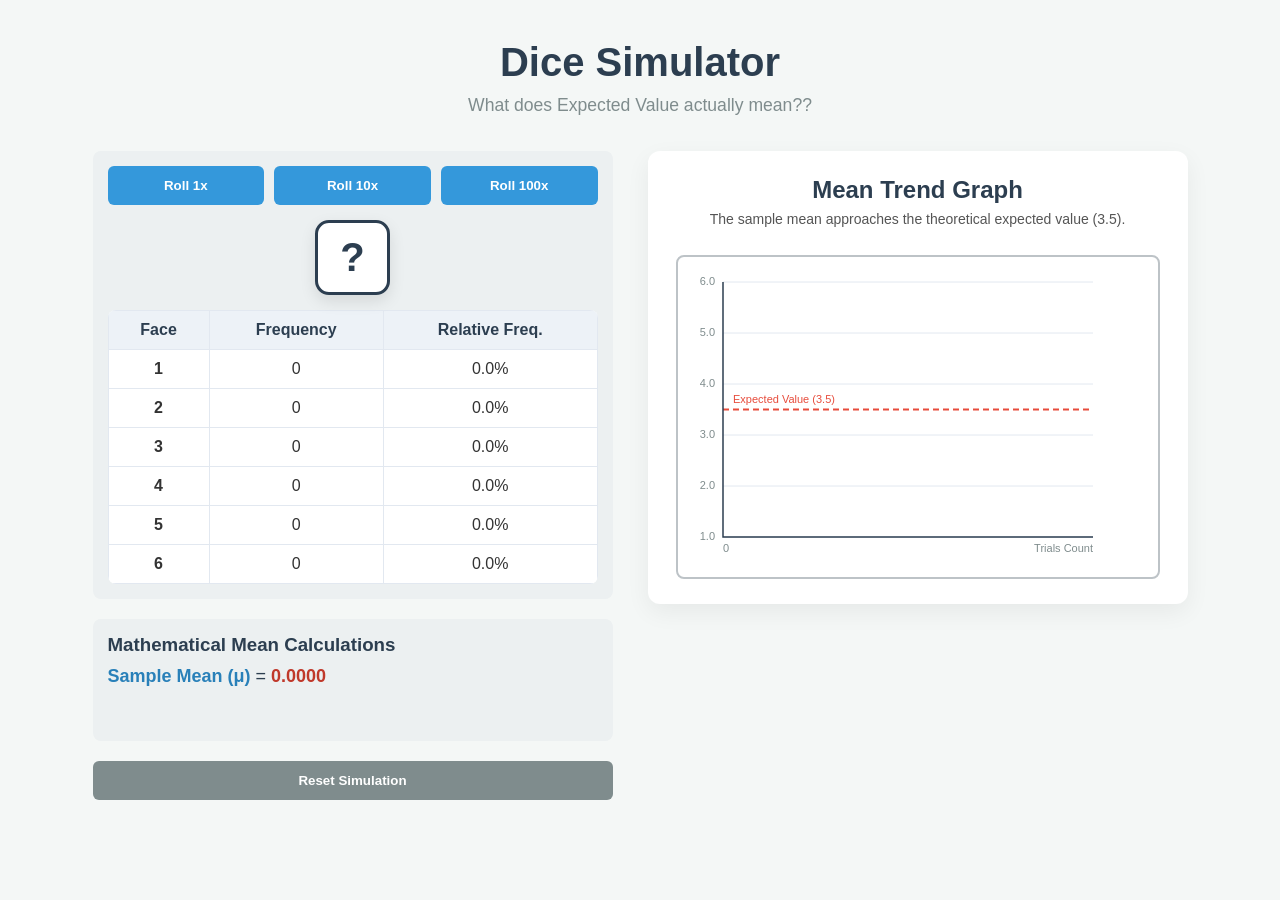
<file: Statistics/fair_dice.html>
<!DOCTYPE html>
<html lang="en">
<head>
    <meta charset="UTF-8">
    <meta name="viewport" content="width=device-width, initial-scale=1.0">
    <title>Law of Large Numbers - Fair Dice Simulator</title>
    <link rel="stylesheet" href="../style.css">
    
    <style>
        /* Override base layout from style.css to achieve proper full-page layout split */
        body {
            display: flex;
            justify-content: center;
            align-items: flex-start;
            min-height: 100vh;
            padding: 40px 20px;
        }

        /* Centered global container */
        .main-wrapper {
            max-width: 1100px;
            width: 100%;
            display: flex;
            flex-direction: column;
            align-items: center;
        }

        /* Center the header title relative to the entire webpage */
        .centered-header {
            text-align: center;
            width: 100%;
            margin-bottom: 35px;
        }

        /* Robust side-by-side flex layout to prevent overlapping components */
        .simulation-layout {
            display: flex;
            flex-direction: row;
            gap: 35px;
            width: 100%;
            justify-content: center;
            align-items: flex-start;
            flex-wrap: wrap;
        }

        /* Left Side layout panel boundaries */
        .left-panel {
            flex: 1.1;
            min-width: 360px;
            max-width: 520px;
            display: flex;
            flex-direction: column;
            gap: 20px;
        }

        /* Right Side chart panel layout bounds */
        .right-panel {
            flex: 1;
            min-width: 480px;
            max-width: 540px;
            background: white;
            padding: 25px;
            border-radius: 12px;
            box-shadow: 0 8px 24px rgba(0,0,0,0.06);
            display: flex;
            flex-direction: column;
            align-items: center;
        }

        .dice-area {
            display: flex;
            justify-content: center;
            align-items: center;
            margin: 15px 0;
        }

        /* Realistic look 3D-ish die face */
        .dice-face {
            width: 75px;
            height: 75px;
            border: 3px solid #2c3e50;
            border-radius: 14px;
            background-color: #ffffff;
            display: flex;
            justify-content: center;
            align-items: center;
            font-size: 2.5rem;
            font-weight: bold;
            color: #2c3e50;
            box-shadow: 0 6px 16px rgba(0, 0, 0, 0.1);
        }

        /* Shaking animation when dice is rolling */
        .rolling {
            animation: shakeDice 0.12s infinite alternate;
        }

        @keyframes shakeDice {
            0% { transform: translate(2px, 2px) rotate(0deg); }
            100% { transform: translate(-2px, -2px) rotate(12deg); }
        }

        .freq-table {
            width: 100%;
            border-collapse: collapse;
            margin-top: 15px;
            background: #ffffff;
            border-radius: 8px;
            overflow: hidden;
        }

        .freq-table th, .freq-table td {
            padding: 10px 12px;
            border: 1px solid #e2e8f0;
            text-align: center;
        }

        .freq-table th {
            background-color: #edf2f7;
            color: #2c3e50;
            font-weight: 600;
        }

        .action-buttons {
            display: flex;
            gap: 10px;
            margin-bottom: 5px;
        }

        .action-buttons button {
            flex: 1;
            margin-top: 0;
        }

        button:disabled {
            background-color: #bdc3c7 !important;
            cursor: not-allowed;
            transform: none !important;
        }

        /* Math layout fraction alignments */
        .fraction-container {
            display: inline-block;
            text-align: center;
            vertical-align: middle;
            font-size: 0.9rem;
            line-height: 1.2;
        }

        .fraction-numerator {
            border-bottom: 2px solid #2c3e50;
            padding: 2px 4px;
        }

        .fraction-denominator {
            padding: 2px 4px;
        }

        .math-equals {
            vertical-align: middle;
            margin: 0 8px;
            font-weight: bold;
            font-size: 1.2rem;
        }

        canvas {
            max-width: 100%;
            height: auto;
            margin-top: 10px;
        }
    </style>
</head>
<body>

    <div class="main-wrapper">
        <header class="centered-header">
            <h1>Dice Simulator</h1>
            <p>What does Expected Value actually mean??</p>
        </header>

        <div class="simulation-layout">
            
            <div class="left-panel">
                <div class="panel" style="margin: 0;">
                    <div class="action-buttons">
                        <button id="btn1" onclick="runSimulation(1)">Roll 1x</button>
                        <button id="btn10" onclick="runSimulation(10)">Roll 10x</button>
                        <button id="btn100" onclick="runSimulation(100)">Roll 100x</button>
                    </div>

                    <div class="dice-area">
                        <div id="dice" class="dice-face">?</div>
                    </div>

                    <table class="freq-table">
                        <thead>
                            <tr>
                                <th>Face</th>
                                <th>Frequency</th>
                                <th>Relative Freq.</th>
                            </tr>
                        </thead>
                        <tbody id="table-rows">
                            </tbody>
                    </table>
                </div>

                <div class="panel" style="margin: 0;">
                    <h3 style="color: #2c3e50; margin-bottom: 10px;">Mathematical Mean Calculations</h3>
                    <div id="math-box" class="math" style="min-height: 60px;">
                        <span class="blue">Mean (&mu;)</span> = <span class="red">0.00</span>
                    </div>
                </div>

                <button id="clearBtn" class="clear-btn" style="margin-top: 0;" onclick="resetAll()">Reset Simulation</button>
            </div>

            <div class="right-panel">
                <h2 style="margin-bottom: 5px;">Mean Trend Graph</h2>
                <p class="instructions" style="text-align: center; margin-bottom: 15px;">
                    The sample mean approaches the theoretical expected value (3.5).
                </p>
                <canvas id="trendChart" width="480" height="320"></canvas>
            </div>
            
        </div>
    </div>

    <script>
        // Core State Engine
        let counts = [0, 0, 0, 0, 0, 0];
        let totalRolls = 0;
        let cumulativeSum = 0;
        let historyOfMeans = [];

        const diceElement = document.getElementById('dice');
        const tableRowsElement = document.getElementById('table-rows');
        const mathBoxElement = document.getElementById('math-box');
        const canvas = document.getElementById('trendChart');
        const ctx = canvas.getContext('2d');

        function initialize() {
            updateTable();
            updateMath();
            drawChart();
        }

        // Handles structural rolling animation sequencing
        function runSimulation(rollsCount) {
            setControlsDisabled(true);
            diceElement.classList.add('rolling');

            let ticks = 0;
            const interval = setInterval(() => {
                diceElement.innerText = Math.floor(Math.random() * 6) + 1;
                ticks++;

                if (ticks >= 10) {
                    clearInterval(interval);
                    diceElement.classList.remove('rolling');
                    // Begin dynamic live plot rendering
                    animateRollsData(rollsCount);
                }
            }, 60);
        }

        // Dynamically animate data injection across individual frames
        function animateRollsData(totalNewRolls) {
            let rollsAdded = 0;
            let batchSize = Math.ceil(totalNewRolls / 25); 

            function animationFrameStep() {
                let remaining = totalNewRolls - rollsAdded;
                let currentBatch = Math.min(batchSize, remaining);
                let isolatedFinalRoll = 1;

                for (let i = 0; i < currentBatch; i++) {
                    isolatedFinalRoll = Math.floor(Math.random() * 6) + 1;
                    counts[isolatedFinalRoll - 1]++;
                    totalRolls++;
                    cumulativeSum += isolatedFinalRoll;
                    historyOfMeans.push(cumulativeSum / totalRolls);
                }

                rollsAdded += currentBatch;
                diceElement.innerText = isolatedFinalRoll;
                
                updateTable();
                updateMath();
                drawChart();

                if (rollsAdded < totalNewRolls) {
                    requestAnimationFrame(animationFrameStep);
                } else {
                    setControlsDisabled(false);
                }
            }
            requestAnimationFrame(animationFrameStep);
        }

        function updateTable() {
            tableRowsElement.innerHTML = '';
            for (let i = 0; i < 6; i++) {
                const probability = totalRolls > 0 ? ((counts[i] / totalRolls) * 100).toFixed(1) + '%' : '0.0%';
                tableRowsElement.innerHTML += `
                    <tr>
                        <td><strong>${i + 1}</strong></td>
                        <td>${counts[i]}</td>
                        <td>${probability}</td>
                    </tr>
                `;
            }
        }

        function updateMath() {
            if (totalRolls === 0) {
                mathBoxElement.innerHTML = `<span class="blue">Sample Mean (&mu;)</span> = <span class="red">0.0000</span>`;
                return;
            }

            const activeMean = (cumulativeSum / totalRolls).toFixed(4);
            const numeratorFormula = `(1&times;${counts[0]}) + (2&times;${counts[1]}) + (3&times;${counts[2]}) + (4&times;${counts[3]}) + (5&times;${counts[4]}) + (6&times;${counts[5]})`;

            mathBoxElement.innerHTML = `
                <div style="display: flex; align-items: center; justify-content: center; flex-wrap: wrap; margin-bottom: 12px; font-size:14px;">
                    <span style="font-weight: 500; margin-right: 5px;">&mu; = </span>
                    <div class="fraction-container">
                        <div class="fraction-numerator">${numeratorFormula}</div>
                        <div class="fraction-denominator">${totalRolls}</div>
                    </div>
                    <span class="math-equals">=</span>
                    <div class="fraction-container">
                        <div class="fraction-numerator">${cumulativeSum}</div>
                        <div class="fraction-denominator">${totalRolls}</div>
                    </div>
                </div>
                <div style="text-align: center;"><span class="blue">Sample Mean (&mu;)</span> = <span class="red" style="font-size:20px;">${activeMean}</span></div>
            `;
        }

        function drawChart() {
            const width = canvas.width;
            const height = canvas.height;
            
            // Fixed layout constraints: Increased right padding shifts graph leftward
            const paddingLeft = 45;
            const paddingRight = 65; 
            const paddingTop = 25;
            const paddingBottom = 40;
            
            const graphWidth = width - paddingLeft - paddingRight;
            const graphHeight = height - paddingTop - paddingBottom;

            ctx.clearRect(0, 0, width, height);

            function getYPixel(val) {
                return paddingTop + (6.0 - val) * (graphHeight / 5.0);
            }

            function getXPixel(index) {
                if (historyOfMeans.length <= 1) return paddingLeft;
                return paddingLeft + index * (graphWidth / (historyOfMeans.length - 1));
            }

            // Background Gridlines
            ctx.strokeStyle = '#e2e8f0';
            ctx.lineWidth = 1;
            ctx.fillStyle = '#7f8c8d';
            ctx.font = '11px sans-serif';
            ctx.textAlign = 'right';
            ctx.textBaseline = 'middle';

            for (let yVal = 1; yVal <= 6; yVal++) {
                let yPix = getYPixel(yVal);
                ctx.beginPath();
                ctx.moveTo(paddingLeft, yPix);
                ctx.lineTo(width - paddingRight, yPix);
                ctx.stroke();
                ctx.fillText(yVal.toFixed(1), paddingLeft - 8, yPix);
            }

            // Expected Value Threshold Line (3.5)
            const expectedY = getYPixel(3.5);
            ctx.strokeStyle = '#e74c3c';
            ctx.lineWidth = 2;
            ctx.setLineDash([6, 4]);
            ctx.beginPath();
            ctx.moveTo(paddingLeft, expectedY);
            ctx.lineTo(width - paddingRight, expectedY);
            ctx.stroke();
            ctx.setLineDash([]); 

            ctx.fillStyle = '#e74c3c';
            ctx.textAlign = 'left';
            ctx.fillText('Expected Value (3.5)', paddingLeft + 10, expectedY - 10);

            // Container Axes Borders
            ctx.strokeStyle = '#2c3e50';
            ctx.lineWidth = 1.5;
            ctx.beginPath();
            ctx.moveTo(paddingLeft, paddingTop);
            ctx.lineTo(paddingLeft, height - paddingBottom);
            ctx.lineTo(width - paddingRight, height - paddingBottom);
            ctx.stroke();

            // Dynamic X-axis label text configurations
            ctx.fillStyle = '#7f8c8d';
            ctx.textBaseline = 'top';
            
            // Left Label
            ctx.textAlign = 'left';
            ctx.fillText('0', paddingLeft, height - paddingBottom + 6);
            
            // Middle & Right Labels
            if (totalRolls > 0) {
                ctx.textAlign = 'center';
                ctx.fillText(Math.floor(totalRolls / 2).toString(), paddingLeft + (graphWidth / 2), height - paddingBottom + 6);
                
                // Fixed: Aligned to the right boundary edge to ensure text never overflows canvas
                ctx.textAlign = 'right';
                ctx.fillText(totalRolls.toString() + ' Rolls', width - paddingRight + 15, height - paddingBottom + 6);
            } else {
                ctx.textAlign = 'right';
                ctx.fillText('Trials Count', width - paddingRight, height - paddingBottom + 6);
            }

            // Draw Trendline Paths
            if (historyOfMeans.length > 0) {
                ctx.beginPath();
                ctx.strokeStyle = '#1e70bf';
                ctx.lineWidth = 2;
                ctx.lineJoin = 'round';

                for (let i = 0; i < historyOfMeans.length; i++) {
                    let cx = getXPixel(i);
                    let cy = getYPixel(historyOfMeans[i]);

                    if (i === 0) {
                        ctx.moveTo(cx, cy);
                    } else {
                        ctx.lineTo(cx, cy);
                    }
                }
                ctx.stroke();

                // Live focus tracer point marker
                const finalIdx = historyOfMeans.length - 1;
                ctx.fillStyle = '#1e70bf';
                ctx.beginPath();
                ctx.arc(getXPixel(finalIdx), getYPixel(historyOfMeans[finalIdx]), 4, 0, 2 * Math.PI);
                ctx.fill();
            }
        }

        function setControlsDisabled(status) {
            document.getElementById('btn1').disabled = status;
            document.getElementById('btn10').disabled = status;
            document.getElementById('btn100').disabled = status;
            document.getElementById('clearBtn').disabled = status;
        }

        function resetAll() {
            counts = [0, 0, 0, 0, 0, 0];
            totalRolls = 0;
            cumulativeSum = 0;
            historyOfMeans = [];
            diceElement.innerText = '?';
            initialize();
        }

        window.onload = initialize;
    </script>
</body>
</html>
</file>
<file: style.css>
* {
            box-sizing: border-box;
            margin: 0;
            padding: 0;
        }

        body {
            font-family: -apple-system, BlinkMacSystemFont, "Segoe UI", Roboto, Helvetica, Arial, sans-serif;
            background-color: #f4f7f6;
            color: #333;
            display: flex;
            justify-content: center;
            align-items: center;
            min-height: 100vh;
            padding: 20px;
        }

        .container {
            max-width: 600px;
            width: 100%;
            text-align: center;
        }

        header {
            margin-bottom: 40px;
            justify-content: center;
            align-items: center;
        }

        h1 {
            font-size: 2.5rem;
            color: #2c3e50;
            margin-bottom: 10px;
        }

        p {
            color: #7f8c8d;
            font-size: 1.1rem;
        }

        h2 { color: #2c3e50; margin-bottom: 15px; }
        #container {
            background: white;
            padding: 25px;
            border-radius: 12px;
            box-shadow: 0 8px 24px rgba(0,0,0,0.1);
            text-align: center;
            width: 650px;
        }

        /* The Grid ONLY contains the links now */
        .doorway-grid {
            display: grid;
            grid-template-columns: 1fr;
            gap: 15px;
            margin-bottom: 30px;
        }

        /* 2 equal columns on screens wider than mobile */
        @media (min-width: 480px) {
            .doorway-grid {
                grid-template-columns: repeat(2, 1fr);
            }
        }

        .door-link {
            display: flex;
            align-items: center;
            justify-content: center;
            padding: 18px 10px;
            background-color: #ffffff;
            color: #1e70bf;
            text-decoration: none;
            border-radius: 8px;
            font-weight: bold;
            font-size: 1.1rem;
            box-shadow: 0 2px 5px rgba(0, 0, 0, 0.02);
            transition: all 0.2s ease-in-out;
            border: 1px solid #e2e8f0;
        }

        .door-link:hover {
            background-color: #1e70bf;
            color: #ffffff;
            transform: translateY(-2px);
            box-shadow: 0 5px 12px rgba(30, 112, 191, 0.2);
        }

        /* Footer sits safely below the grid */
        footer {
            font-size: 0.9rem;
            color: #94a3b8;
            border-top: 1px solid #f1f5f9;
            padding-top: 20px;
        }

        canvas { border: 2px solid #2c3e50; border-radius: 4px; background-color: #ffffff; cursor: crosshair; }
        .controls {
            display: grid;
            grid-template-columns: repeat(2, 1fr);
            gap: 12px;
            margin-top: 20px;
        }
        button {
            padding: 12px;
            border: none;
            border-radius: 6px;
            background-color: #3498db;
            color: white;
            font-weight: 600;
            cursor: pointer;
            transition: background-color 0.2s, transform 0.1s;
        }
        button:hover { background-color: #2980b9; }
        button:active { transform: scale(0.98); }
        .toggle-btn { background-color: #27ae60; grid-column: span 2; }
        .toggle-btn.active { background-color: #e67e22; }
        .pause-btn { background-color: #e74c3c; grid-column: span 2; }
        .pause-btn.active { background-color: #f39c12; }
        .clear-btn { background-color: #7f8c8d; grid-column: span 2; }
        .parabola-btn { background-color: #9b59b6; }
        #description {
            margin: 15px 0;
            min-height: 45px;
            color: #576574;
            font-weight: 500;
            font-style: italic;
        }
        .container {
            display: flex;
            gap: 30px;
            background: white;
            padding: 20px;
            border-radius: 12px;
            box-shadow: 0 4px 15px rgba(0,0,0,0.1);
            max-width: 900px;
            flex-wrap: wrap;
            justify-content: center;
        }
        canvas {
            background-color: #ffffff;
            border: 2px solid #bdc3c7;
            border-radius: 8px;
            cursor: grab;
        }
        canvas:active {
            cursor: grabbing;
        }
        .controls {
            display: flex;
            flex-direction: column;
            gap: 20px;
            min-width: 250px;
        }
        .panel {
            background: #ecf0f1;
            padding: 15px;
            border-radius: 8px;
        }
        .instructions {
            font-size: 14px;
            color: #555;
            line-height: 1.5;
        }
        .math {
            font-size: 18px;
            color: #2c3e50;
        }
        .math span.blue { color: #2980b9; font-weight: bold; }
        .math span.red { color: #c0392b; font-weight: bold; }
</file>
